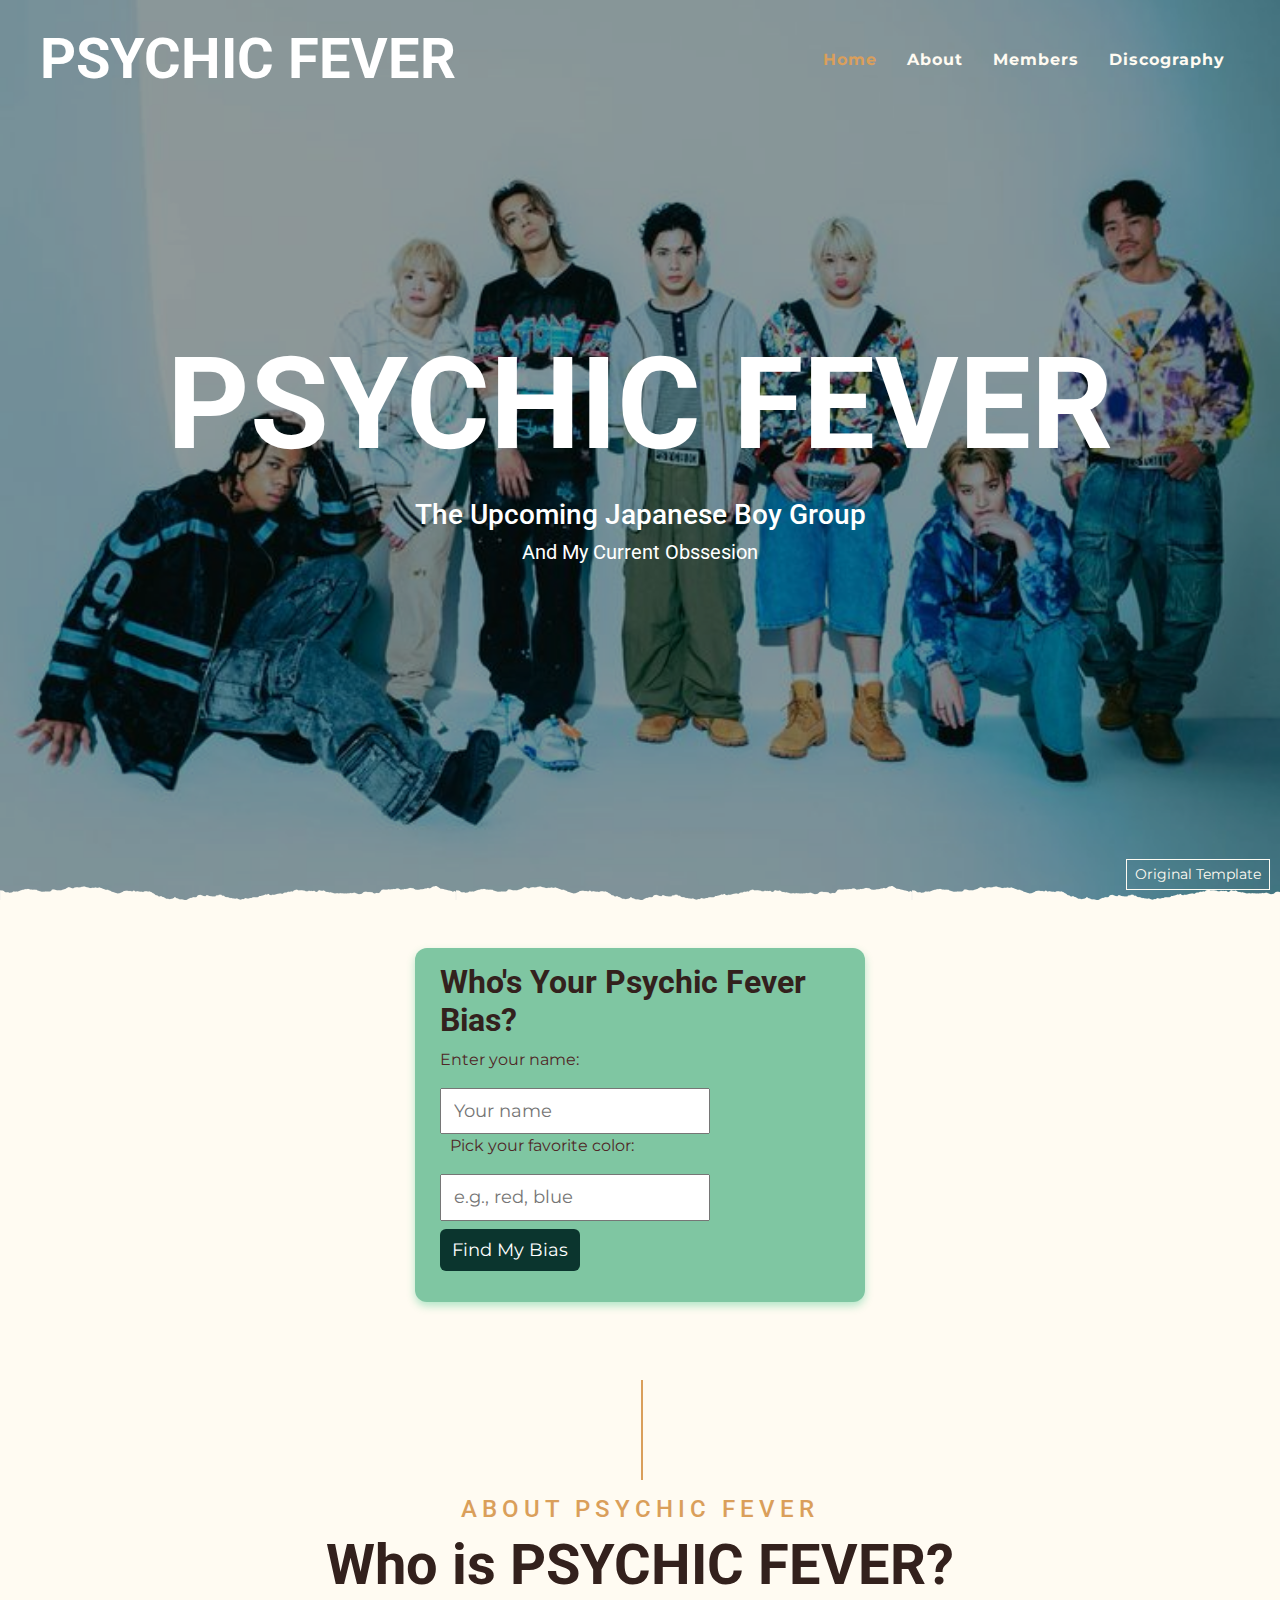
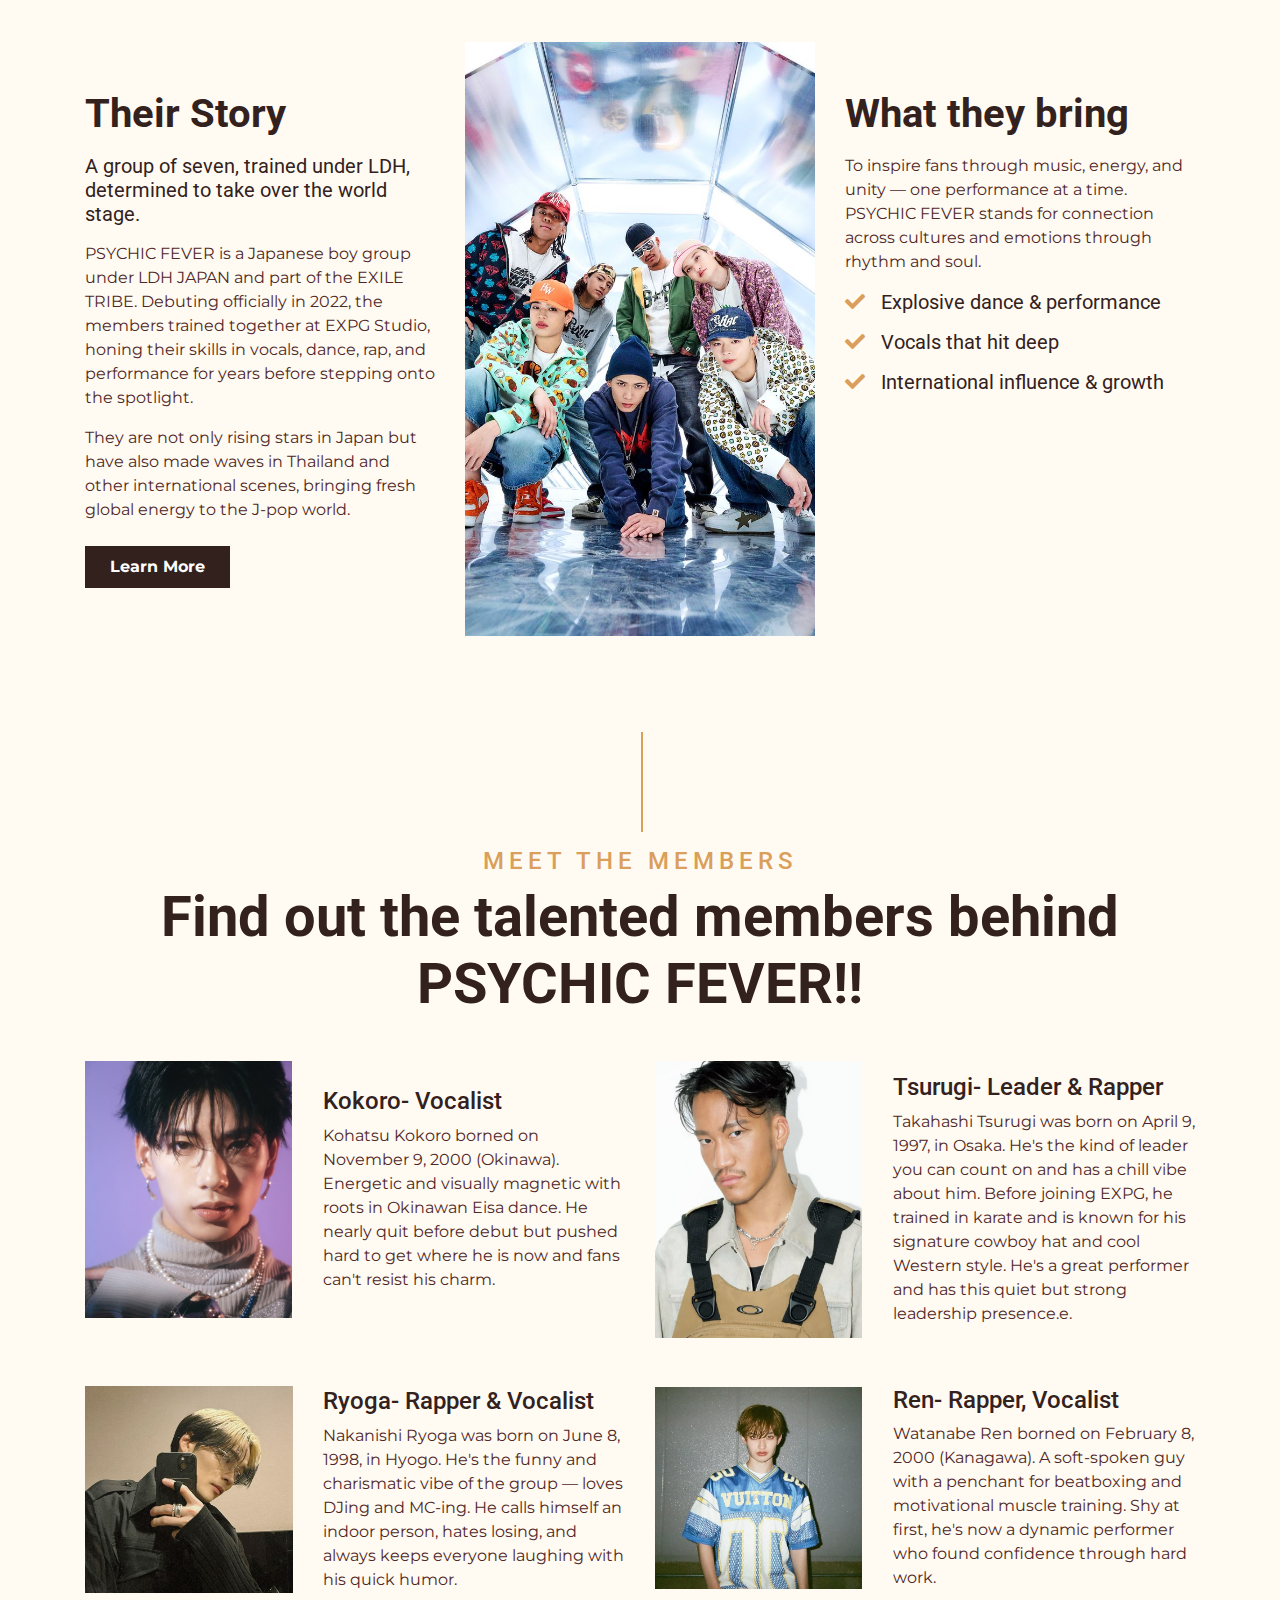
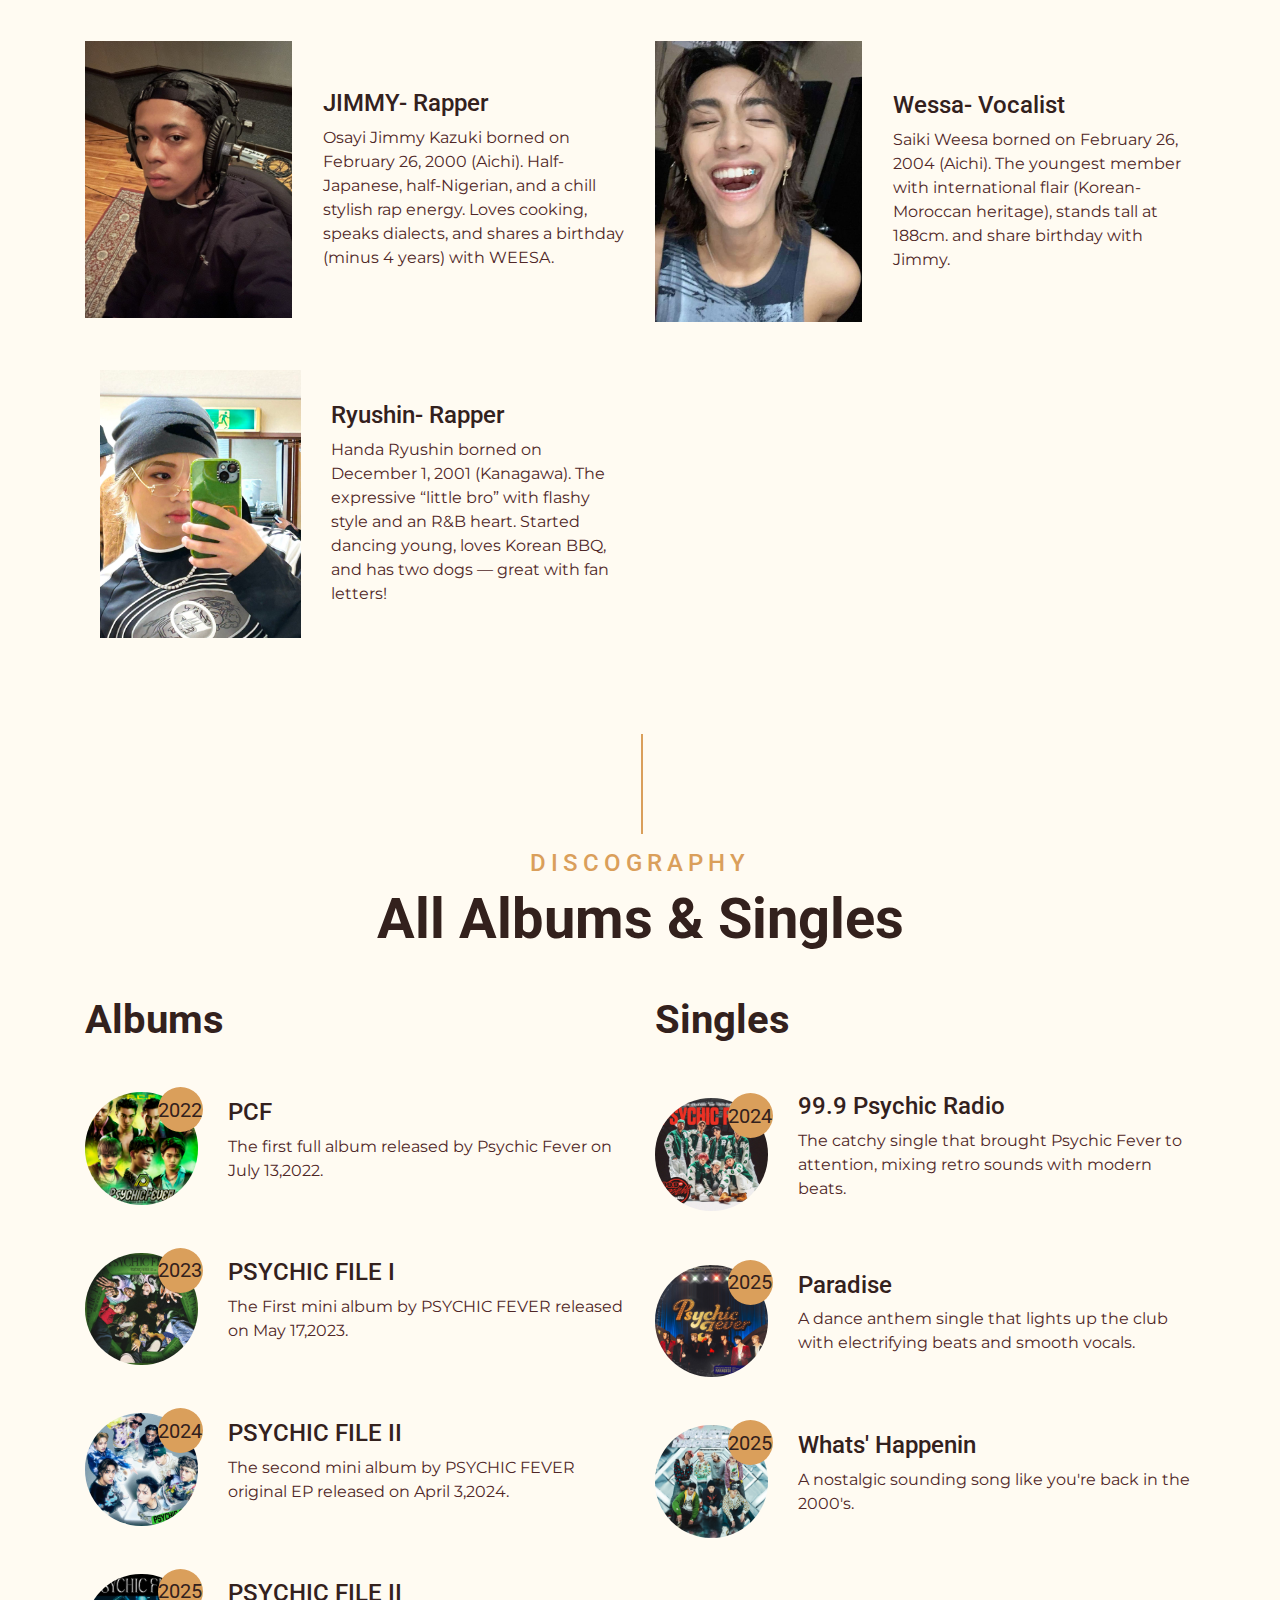
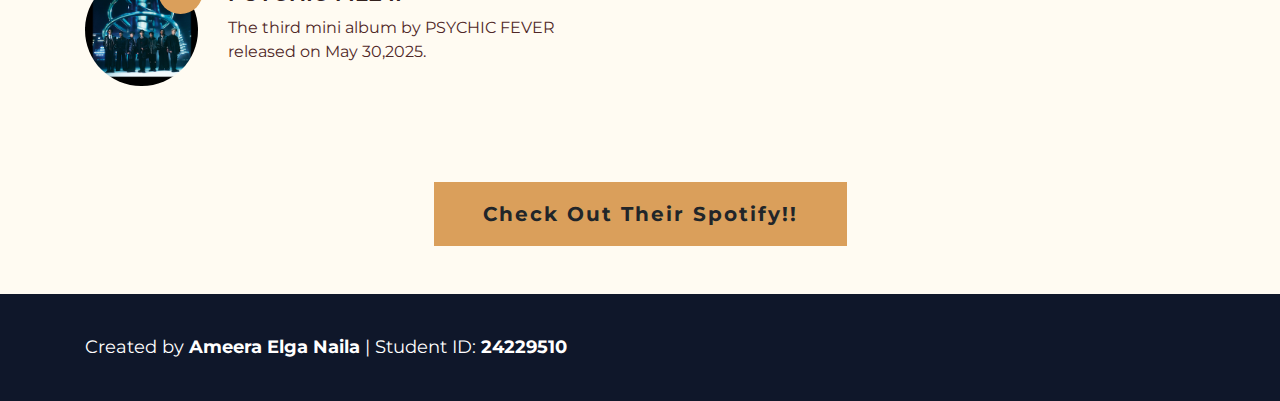
<file: index.html>
<!DOCTYPE html>
<html lang="en">
<head>
    <meta charset="utf-8">
    <title>PSYCHIC FEVER</title>
    <meta content="width=device-width, initial-scale=1.0" name="viewport">
    <meta content="Free Website Template" name="keywords">
    <meta content="Free Website Template" name="description">

    <!-- Favicon -->
    <link href="img/favicon.ico" rel="icon">

    <!-- Google Font -->
    <link rel="preconnect" href="https://fonts.gstatic.com">
    <link href="https://fonts.googleapis.com/css2?family=Montserrat:wght@200;400&family=Roboto:wght@400;500;700&display=swap" rel="stylesheet"> 

    <!-- Font Awesome -->
    <link href="https://cdnjs.cloudflare.com/ajax/libs/font-awesome/5.10.0/css/all.min.css" rel="stylesheet">

    <!-- Libraries Stylesheet -->
    <link href="lib/owlcarousel/assets/owl.carousel.min.css" rel="stylesheet">
    <link href="lib/tempusdominus/css/tempusdominus-bootstrap-4.min.css" rel="stylesheet" />

    <!-- Customized Bootstrap Stylesheet -->
    <link href="css/style.min.css" rel="stylesheet">
    <link href="css/style.css" rel="stylesheet">
</head>

<body>
    <!-- Navbar Start -->
    <div class="container-fluid p-0 nav-bar">
        <nav class="navbar navbar-expand-lg bg-none navbar-dark py-3">
            <a href="index.html" class="navbar-brand px-lg-4 m-0">
                <h1 class="m-0 display-4 text-uppercase text-white">PSYCHIC FEVER</h1>
            </a>
            <button type="button" class="navbar-toggler" data-toggle="collapse" data-target="#navbarCollapse">
                <span class="navbar-toggler-icon"></span>
            </button>
            <div class="collapse navbar-collapse justify-content-between" id="navbarCollapse">
                <div class="navbar-nav ml-auto p-4">
                    <a href="index.html" class="nav-item nav-link active">Home</a>
                    <a href="about.html" class="nav-item nav-link">About</a>
                    <a href="service.html" class="nav-item nav-link">Members</a>
                    <a href="menu.html" class="nav-item nav-link">Discography</a>
                </div>
            </div>
        </nav>
    </div>
    <!-- Navbar End -->

    <!-- Header Start -->
<div class="container-fluid p-0 mb-5">
    <div class="position-relative overlay-bottom"
         style="background: url('img/PSYCHICFEVERHOME1.jpg') center center / cover no-repeat; min-height: 100vh;">
        <div class="d-flex flex-column align-items-center justify-content-center text-center"
             style="background-color: rgba(0, 0, 0, 0.4); min-height: 100vh;">
            <h1 class="display-1 text-white text-uppercase mb-3">PSYCHIC FEVER</h1>
            <h3 class="text-white text-capitalize">The upcoming Japanese boy group</h3>
            <h5 class="text-white text text-capitalize"> and my current obssesion </h5>
        </div>
    </div>
</div>
    <!-- Header End -->

<!-- what i add -->
<div class="bias-quiz-container">
  <h2>Who's Your Psychic Fever Bias?</h2>
  <label for="userName">Enter your name:</label>
  <input type="text" id="userName" placeholder="Your name">

  <label for="favColor" style="margin-left: 10px;">Pick your favorite color:</label>
  <input type="text" id="favColor" placeholder="e.g., red, blue">

  <button onclick="findBias()">Find My Bias</button>
  <p id="biasResult" style="margin-top: 10px; font-weight: bold;"></p>
</div>

    <!-- About Start -->
    <div class="container-fluid py-5">
        <div class="container">
            <div class="section-title">
                <h4 class="text-primary text-uppercase" style="letter-spacing: 5px;">About Psychic Fever</h4>
                <h1 class="display-4">Who is PSYCHIC FEVER?</h1>
            </div>
            <div class="row">
                <div class="col-lg-4 py-0 py-lg-5">
                    <h1 class="mb-3">Their Story</h1>
                    <h5 class="mb-3">A group of seven, trained under LDH, determined to take over the world stage.</h5>
                    <p>PSYCHIC FEVER is a Japanese boy group under LDH JAPAN and part of the EXILE TRIBE. Debuting officially in 2022, the members trained together at EXPG Studio, honing their skills in vocals, dance, rap, and performance for years before stepping onto the spotlight.</p>
                    <p>They are not only rising stars in Japan but have also made waves in Thailand and other international scenes, bringing fresh global energy to the J-pop world.</p>
                    <a href="https://www.ldh.co.jp/management/psychic_fever/" target="_blank" class="btn btn-secondary font-weight-bold py-2 px-4 mt-2"> Learn More
                    </a>
                </div>
                <div class="col-lg-4 py-5 py-lg-0" style="min-height: 500px;">
                    <div class="position-relative h-100">
                        <img class="position-absolute w-100 h-100" src="img/PSYCHIC FEVER ABOUT.jpg" style="object-fit: cover;">
                    </div>
                </div>
                <div class="col-lg-4 py-0 py-lg-5">
                    <h1 class="mb-3">What they bring</h1>
                     <p>To inspire fans through music, energy, and unity — one performance at a time. PSYCHIC FEVER stands for connection across cultures and emotions through rhythm and soul.</p>
                <h5 class="mb-3"><i class="fa fa-check text-primary mr-3"></i>Explosive dance & performance</h5>
                <h5 class="mb-3"><i class="fa fa-check text-primary mr-3"></i>Vocals that hit deep</h5>
                <h5 class="mb-3"><i class="fa fa-check text-primary mr-3"></i>International influence & growth</h5>
                </div>
            </div>
        </div>
    </div>
    <!-- About End -->


    <!-- Service Start -->
    <div class="container-fluid pt-5">
        <div class="container">
            <div class="section-title">
                <h4 class="text-primary text-uppercase" style="letter-spacing: 5px;">Meet the Members</h4>
                <h1 class="display-4">Find out the talented members behind PSYCHIC FEVER!!</h1>
            </div>
            <div class="row">
                <div class="col-lg-6 mb-5">
                    <div class="row align-items-center">
                        <div class="col-sm-5">
                            <img class="img-fluid mb-3 mb-sm-0" src="img/KOKORO.jpg" alt="">
                        </div>
                        <div class="col-sm-7">
                            <h4>Kokoro- Vocalist</h4>
                            <p class="m-0">Kohatsu Kokoro borned on November 9, 2000 (Okinawa). Energetic and visually magnetic with roots
                                 in Okinawan Eisa dance. He nearly quit before debut but pushed hard to get where he is now and fans can't resist his charm. </p>
                        </div>
                    </div>
                </div>
                <div class="col-lg-6 mb-5">
                    <div class="row align-items-center">
                        <div class="col-sm-5">
                            <img class="img-fluid mb-3 mb-sm-0" src="img/TSURUGI.jpg" alt="">
                        </div>
                        <div class="col-sm-7">
                            <h4>Tsurugi- Leader & Rapper</h4>
                            <p class="m-0">Takahashi Tsurugi was born on April 9, 1997, in Osaka. He's the kind of leader you can count on 
                                and has a chill vibe about him. Before joining EXPG, he trained in karate and is known for his signature cowboy 
                                hat and cool Western style. He's a great performer and has this quiet but strong leadership presence.e.</p>
                        </div>
                    </div>
                </div>
                <div class="col-lg-6 mb-5">
                    <div class="row align-items-center">
                        <div class="col-sm-5">
                            <img class="img-fluid mb-3 mb-sm-0" src="img/RYOGA.jpg" alt="">
                        </div>
                        <div class="col-sm-7">
                            <h4>Ryoga- Rapper & Vocalist</h4>
                            <p class="m-0">Nakanishi Ryoga was born on June 8, 1998, in Hyogo. He's the funny and charismatic vibe 
                                of the group — loves DJing and MC-ing. He calls himself an indoor person, hates losing, and always
                                keeps everyone laughing with his quick humor.</p>
                        </div>
                    </div>
                </div>
                <div class="col-lg-6 mb-5">
                    <div class="row align-items-center">
                        <div class="col-sm-5">
                            <img class="img-fluid mb-3 mb-sm-0" src="img/REN.jpg" alt="">
                        </div>
                        <div class="col-sm-7">
                            <h4>Ren- Rapper, Vocalist</h4>
                            <p class="m-0">Watanabe Ren borned on February 8, 2000 (Kanagawa). A soft-spoken guy with a penchant for beatboxing and 
                                motivational muscle training. Shy at first, he's now a dynamic performer who found confidence through hard work.</p>
                        </div>
                    </div>
                </div>
                    <div class="col-lg-6 mb-5">
                    <div class="row align-items-center">
                        <div class="col-sm-5">
                            <img class="img-fluid mb-3 mb-sm-0" src="img/JIMMY.jpg" alt="">
                        </div>
                        <div class="col-sm-7">
                            <h4>JIMMY- Rapper</h4>
                            <p class="m-0">Osayi Jimmy Kazuki borned on February 26, 2000 (Aichi). Half-Japanese, half-Nigerian, and a chill stylish rap energy.
                                 Loves cooking, speaks dialects, and shares a birthday (minus 4 years) with WEESA.</p>
                        </div>
                    </div>
                </div>
                                <div class="col-lg-6 mb-5">
                    <div class="row align-items-center">
                        <div class="col-sm-5">
                            <img class="img-fluid mb-3 mb-sm-0" src="img/WEESA.jpg" alt="">
                        </div>
                        <div class="col-sm-7">
                            <h4>Wessa- Vocalist</h4>
                            <p class="m-0">Saiki Weesa borned on February 26, 2004 (Aichi). The youngest member with international flair (Korean-Moroccan heritage), stands tall at 188cm. 
                                and share birthday with Jimmy.</p>
                        </div>
                    </div>
                                    </div>
                
                </div>
                <div class="col-lg-6 mb-5">
                    <div class="row align-items-center">
                        <div class="col-sm-5">
                            <img class="img-fluid mb-3 mb-sm-0" src="img/RYUSHIN.jpg" alt="">
                        </div>
                        <div class="col-sm-7">
                            <h4>Ryushin- Rapper</h4>
                            <p class="m-0">Handa Ryushin borned on December 1, 2001 (Kanagawa).  The expressive “little bro” with flashy style and an R&B heart. 
                                Started dancing young, loves Korean BBQ, and has two dogs — great with fan letters!</p>
                        </div>
                    </div>
            </div>
        </div>
    </div>
    <!-- Service End -->




<!-- Discography Start -->
<div class="container-fluid pt-5">
    <div class="container">
        <div class="section-title">
            <h4 class="text-primary text-uppercase" style="letter-spacing: 5px;">Discography</h4>
            <h1 class="display-4">All Albums & Singles</h1>
        </div>
        <div class="row">
            <div class="col-lg-6">
                <h1 class="mb-5">Albums</h1>
                
                <!-- Album 1 -->
                <div class="row align-items-center mb-5">
                    <div class="col-4 col-sm-3">
                        <img class="w-100 rounded-circle mb-3 mb-sm-0" src="img/PCFALBUM.jpg" alt="Album 1 Cover">
                        <h5 class="menu-price">2022</h5>
                    </div>
                    <div class="col-8 col-sm-9">
                        <h4>PCF</h4>
                        <p>The first full album released by Psychic Fever on July 13,2022.</p>
                    </div>
                </div>

                <!-- Album 2 -->
                <div class="row align-items-center mb-5">
                    <div class="col-4 col-sm-3">
                        <img class="w-100 rounded-circle mb-3 mb-sm-0" src="img/psychicfeverIalbum.jpg" alt="Album 2 Cover">
                        <h5 class="menu-price">2023</h5>
                    </div>
                    <div class="col-8 col-sm-9">
                        <h4>PSYCHIC FILE I</h4>
                        <p>The First mini album by PSYCHIC FEVER released on May 17,2023.</p>
                    </div>
                </div>

                <div class="row align-items-center mb-5">
                    <div class="col-4 col-sm-3">
                        <img class="w-100 rounded-circle mb-3 mb-sm-0" src="img/psychicfeverIIalbum.jpg" alt="Album 2 Cover">
                        <h5 class="menu-price">2024</h5>
                    </div>
                    <div class="col-8 col-sm-9">
                        <h4>PSYCHIC FILE II</h4>
                        <p>The second mini album by PSYCHIC FEVER original EP released on April 3,2024.</p>
                    </div>
                </div>

                <div class="row align-items-center mb-5">
                    <div class="col-4 col-sm-3">
                        <img class="w-100 rounded-circle mb-3 mb-sm-0" src="img/psychicfeverIIIalbum.jpg" alt="Album 2 Cover">
                        <h5 class="menu-price">2025</h5>
                    </div>
                    <div class="col-8 col-sm-9">
                        <h4>PSYCHIC FILE II</h4>
                        <p>The third mini album by PSYCHIC FEVER released on May 30,2025.</p>
                    </div>
                </div>
            </div>

            <div class="col-lg-6">
                <h1 class="mb-5">Singles</h1>
                
                <!-- Single 1 -->
                <div class="row align-items-center mb-5">
                    <div class="col-4 col-sm-3">
                        <img class="w-100 rounded-circle mb-3 mb-sm-0" src="img/psychicradio.jpg" alt="Single 1 Cover">
                        <h5 class="menu-price">2024</h5>
                    </div>
                    <div class="col-8 col-sm-9">
                        <h4>99.9 Psychic Radio</h4>
                        <p>The catchy single that brought Psychic Fever to attention, mixing retro sounds with modern beats.</p>
                    </div>
                </div>

                <!-- Single 2 -->
                <div class="row align-items-center mb-5">
                    <div class="col-4 col-sm-3">
                        <img class="w-100 rounded-circle mb-3 mb-sm-0" src="img/paradisepsychic.jpg" alt="Single 2 Cover">
                        <h5 class="menu-price">2025</h5>
                    </div>
                    <div class="col-8 col-sm-9">
                        <h4>Paradise</h4>
                        <p>A dance anthem single that lights up the club with electrifying beats and smooth vocals.</p>
                    </div>

                </div>
                                <div class="row align-items-center mb-5">
                    <div class="col-4 col-sm-3">
                        <img class="w-100 rounded-circle mb-3 mb-sm-0" src="img/WHATSHAPPENIN.jpg" alt="Single 2 Cover">
                        <h5 class="menu-price">2025</h5>
                    </div>
                    <div class="col-8 col-sm-9">
                        <h4>Whats' Happenin</h4>
                        <p>A nostalgic sounding song like you're back in the 2000's.</p>
                    </div>
                </div>
            </div>
        </div>
    </div>
</div>    
<!-- Menu End -->

<!-- Spotify Button Start -->
<div class="container text-center my-5">
  <a href="https://open.spotify.com/artist/0PgE39BqM3dTVk5lyttaBb?si=mzyVRQ4sTLOUXJJ1Q00W7g" target="_blank" 
     class="btn btn-primary btn-lg px-5 py-3" style="font-weight: 700; letter-spacing: 2px;">
    Check Out Their Spotify!!
  </a>
</div>
<!-- Spotify Button End -->




    <!-- Footer Start -->
<footer style="background-color: #0f172a; color: #ffffff; padding: 40px 0;">
  <div class="container">
    <p style="margin: 0; font-size: 18px;">
      Created by <strong>Ameera Elga Naila</strong> | Student ID: <strong>24229510</strong> 
    </p>
     <a href="https://themewagon.github.io/Koppee/" target="_blank" 
       class="btn btn-outline-light btn-sm position-absolute" 
       style="right: 0; bottom: 0; margin: 10px;">
      Original Template
    </a>
  </div>
</footer>   
 <!-- Footer End -->


    <!-- Back to Top -->
    <a href="#" class="btn btn-lg btn-primary btn-lg-square back-to-top"><i class="fa fa-angle-double-up"></i></a>


    <!-- JavaScript Libraries -->
    <script src="https://code.jquery.com/jquery-3.4.1.min.js"></script>
    <script src="https://stackpath.bootstrapcdn.com/bootstrap/4.4.1/js/bootstrap.bundle.min.js"></script>
    <script src="lib/easing/easing.min.js"></script>
    <script src="lib/waypoints/waypoints.min.js"></script>
    <script src="lib/owlcarousel/owl.carousel.min.js"></script>
    <script src="lib/tempusdominus/js/moment.min.js"></script>
    <script src="lib/tempusdominus/js/moment-timezone.min.js"></script>
    <script src="lib/tempusdominus/js/tempusdominus-bootstrap-4.min.js"></script>

    <!-- Contact Javascript File -->
    <script src="mail/jqBootstrapValidation.min.js"></script>
    <script src="mail/contact.js"></script>

    <!-- Template Javascript -->
    <script src="js/main.js"></script>
</body>

</html>
</file>
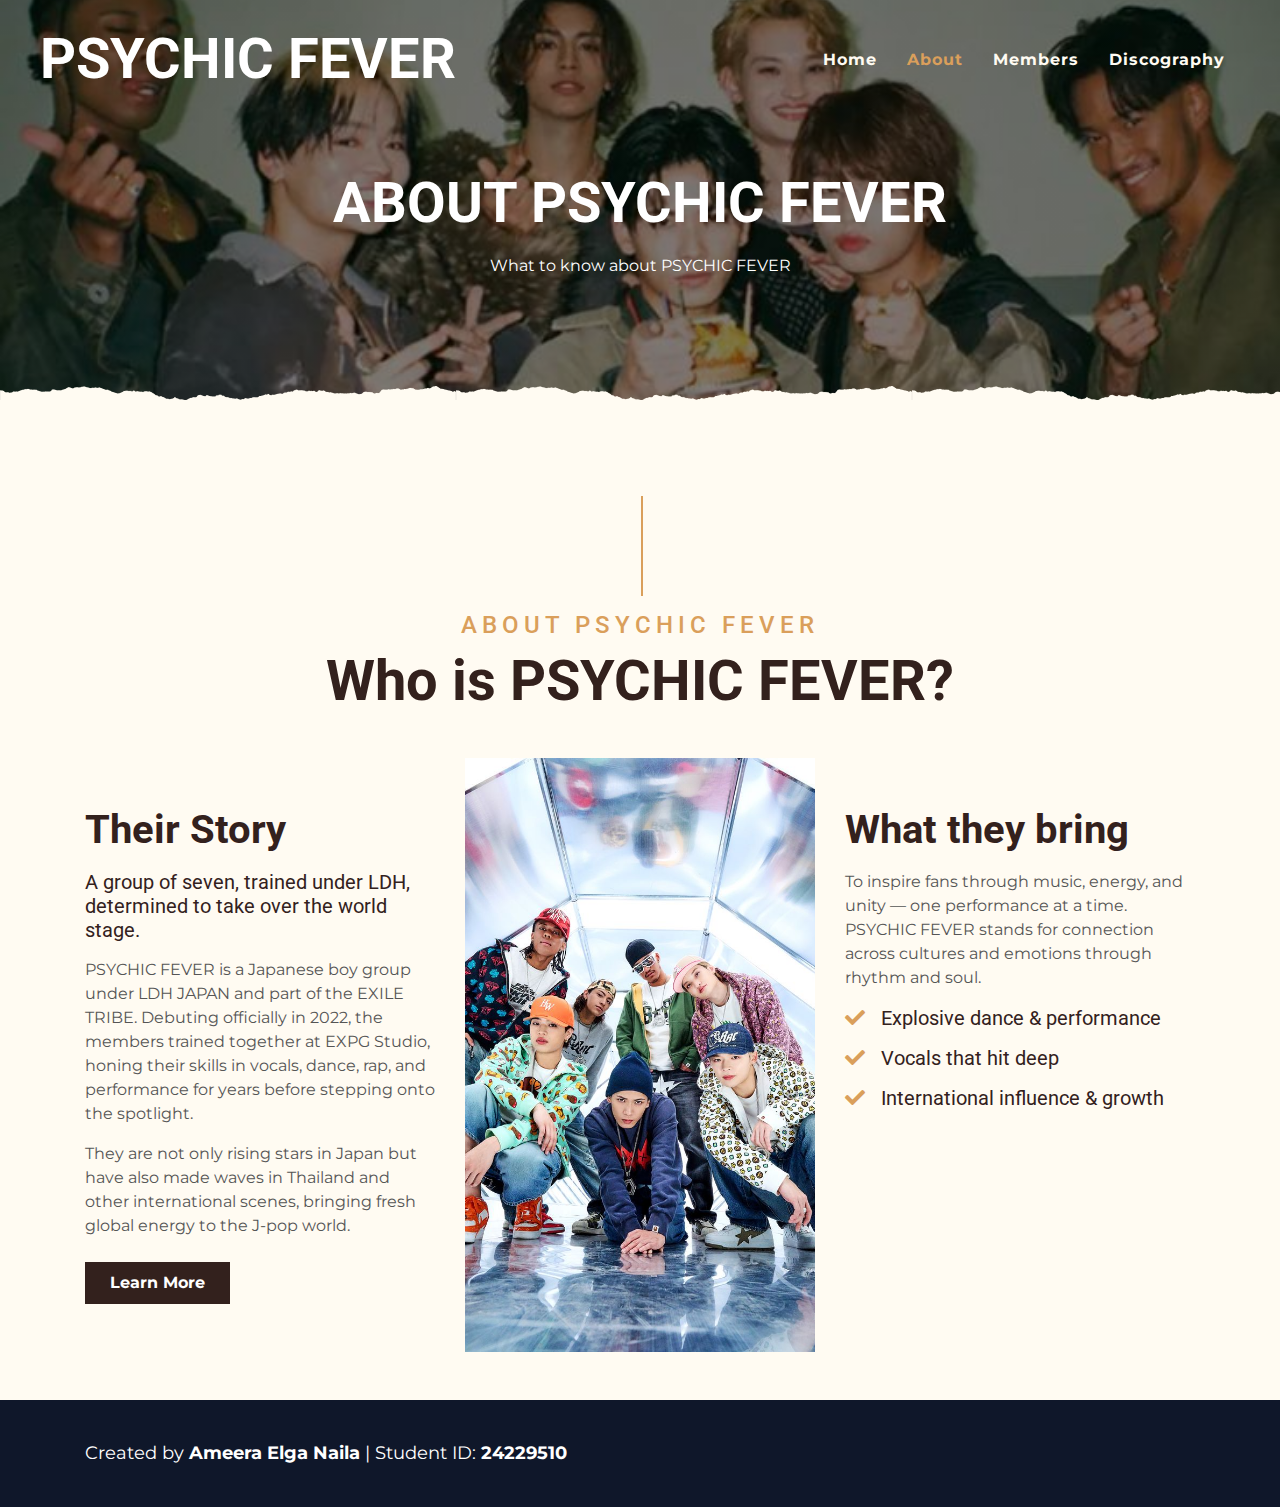
<file: about.html>
<!DOCTYPE html>
<html lang="en">

<head>
    <meta charset="utf-8">
    <title>PSYCHIC FEVER</title>
    <meta content="width=device-width, initial-scale=1.0" name="viewport">
    <meta content="Free Website Template" name="keywords">
    <meta content="Free Website Template" name="description">

    <!-- Favicon -->
    <link href="img/favicon.ico" rel="icon">

    <!-- Google Font -->
    <link rel="preconnect" href="https://fonts.gstatic.com">
    <link href="https://fonts.googleapis.com/css2?family=Montserrat:wght@200;400&family=Roboto:wght@400;500;700&display=swap" rel="stylesheet"> 

    <!-- Font Awesome -->
    <link href="https://cdnjs.cloudflare.com/ajax/libs/font-awesome/5.10.0/css/all.min.css" rel="stylesheet">

    <!-- Libraries Stylesheet -->
    <link href="lib/owlcarousel/assets/owl.carousel.min.css" rel="stylesheet">
    <link href="lib/tempusdominus/css/tempusdominus-bootstrap-4.min.css" rel="stylesheet" />

    <!-- Customized Bootstrap Stylesheet -->
    <link href="css/style.min.css" rel="stylesheet">
</head>

<body>
    <!-- Navbar Start -->
    <div class="container-fluid p-0 nav-bar">
        <nav class="navbar navbar-expand-lg bg-none navbar-dark py-3">
            <a href="index.html" class="navbar-brand px-lg-4 m-0">
                <h1 class="m-0 display-4 text-uppercase text-white">PSYCHIC FEVER</h1>
            </a>
            <button type="button" class="navbar-toggler" data-toggle="collapse" data-target="#navbarCollapse">
                <span class="navbar-toggler-icon"></span>
            </button>
            <div class="collapse navbar-collapse justify-content-between" id="navbarCollapse">
                <div class="navbar-nav ml-auto p-4">
                    <a href="index.html" class="nav-item nav-link">Home</a>
                    <a href="about.html" class="nav-item nav-link active">About</a>
                    <a href="service.html" class="nav-item nav-link">Members</a>
                    <a href="menu.html" class="nav-item nav-link">Discography</a>
                </div>
            </div>
        </nav>
    </div>
    <!-- Navbar End -->


    <!-- Page Header Start -->
<div class="container-fluid page-header mb-5 position-relative overlay-bottom"
     style="background: linear-gradient(rgba(0, 0, 0, 0.5), rgba(0,0,0,0.5)), url('img/psychicfeverabout.jpg') center center / cover no-repeat;">
    <div class="d-flex flex-column align-items-center justify-content-center pt-0 pt-lg-5"
         style="min-height: 400px">
        <h1 class="display-4 mb-3 mt-0 mt-lg-5 text-white text-uppercase">About PSYCHIC FEVER</h1>
        <div class="d-inline-flex mb-lg-5">
            <p class="m-0 text-white">What to know about PSYCHIC FEVER</p>
        </div>
    </div>
</div>
    <!-- Page Header End -->


    <!-- About Start -->
    <div class="container-fluid py-5">
        <div class="container">
            <div class="section-title">
                <h4 class="text-primary text-uppercase" style="letter-spacing: 5px;">About Psychic Fever</h4>
                <h1 class="display-4">Who is PSYCHIC FEVER?</h1>
            </div>
            <div class="row">
                <div class="col-lg-4 py-0 py-lg-5">
                    <h1 class="mb-3">Their Story</h1>
                    <h5 class="mb-3">A group of seven, trained under LDH, determined to take over the world stage.</h5>
                    <p>PSYCHIC FEVER is a Japanese boy group under LDH JAPAN and part of the EXILE TRIBE. Debuting officially in 2022, the members trained together at EXPG Studio, honing their skills in vocals, dance, rap, and performance for years before stepping onto the spotlight.</p>
                    <p>They are not only rising stars in Japan but have also made waves in Thailand and other international scenes, bringing fresh global energy to the J-pop world.</p>
                    <a href="https://www.ldh.co.jp/management/psychic_fever/" target="_blank" class="btn btn-secondary font-weight-bold py-2 px-4 mt-2"> Learn More
                    </a>
                </div>
                <div class="col-lg-4 py-5 py-lg-0" style="min-height: 500px;">
                    <div class="position-relative h-100">
                        <img class="position-absolute w-100 h-100" src="img/PSYCHIC FEVER ABOUT.jpg" style="object-fit: cover;">
                    </div>
                </div>
                <div class="col-lg-4 py-0 py-lg-5">
                    <h1 class="mb-3">What they bring</h1>
                     <p>To inspire fans through music, energy, and unity — one performance at a time. PSYCHIC FEVER stands for connection across cultures and emotions through rhythm and soul.</p>
                <h5 class="mb-3"><i class="fa fa-check text-primary mr-3"></i>Explosive dance & performance</h5>
                <h5 class="mb-3"><i class="fa fa-check text-primary mr-3"></i>Vocals that hit deep</h5>
                <h5 class="mb-3"><i class="fa fa-check text-primary mr-3"></i>International influence & growth</h5>
                </div>
            </div>
        </div>
    </div>
    <!-- About End -->


    <!-- Footer Start -->
<footer style="background-color: #0f172a; color: #ffffff; padding: 40px 0;">
  <div class="container">
    <p style="margin: 0; font-size: 18px;">
      Created by <strong>Ameera Elga Naila</strong> | Student ID: <strong>24229510</strong> 
    </p>
  </div>
</footer>   
 <!-- Footer End -->

    <!-- Back to Top -->
    <a href="#" class="btn btn-lg btn-primary btn-lg-square back-to-top"><i class="fa fa-angle-double-up"></i></a>


    <!-- JavaScript Libraries -->
    <script src="https://code.jquery.com/jquery-3.4.1.min.js"></script>
    <script src="https://stackpath.bootstrapcdn.com/bootstrap/4.4.1/js/bootstrap.bundle.min.js"></script>
    <script src="lib/easing/easing.min.js"></script>
    <script src="lib/waypoints/waypoints.min.js"></script>
    <script src="lib/owlcarousel/owl.carousel.min.js"></script>
    <script src="lib/tempusdominus/js/moment.min.js"></script>
    <script src="lib/tempusdominus/js/moment-timezone.min.js"></script>
    <script src="lib/tempusdominus/js/tempusdominus-bootstrap-4.min.js"></script>

    <!-- Contact Javascript File -->
    <script src="mail/jqBootstrapValidation.min.js"></script>
    <script src="mail/contact.js"></script>

    <!-- Template Javascript -->
    <script src="js/main.js"></script>
</body>

</html>
</file>
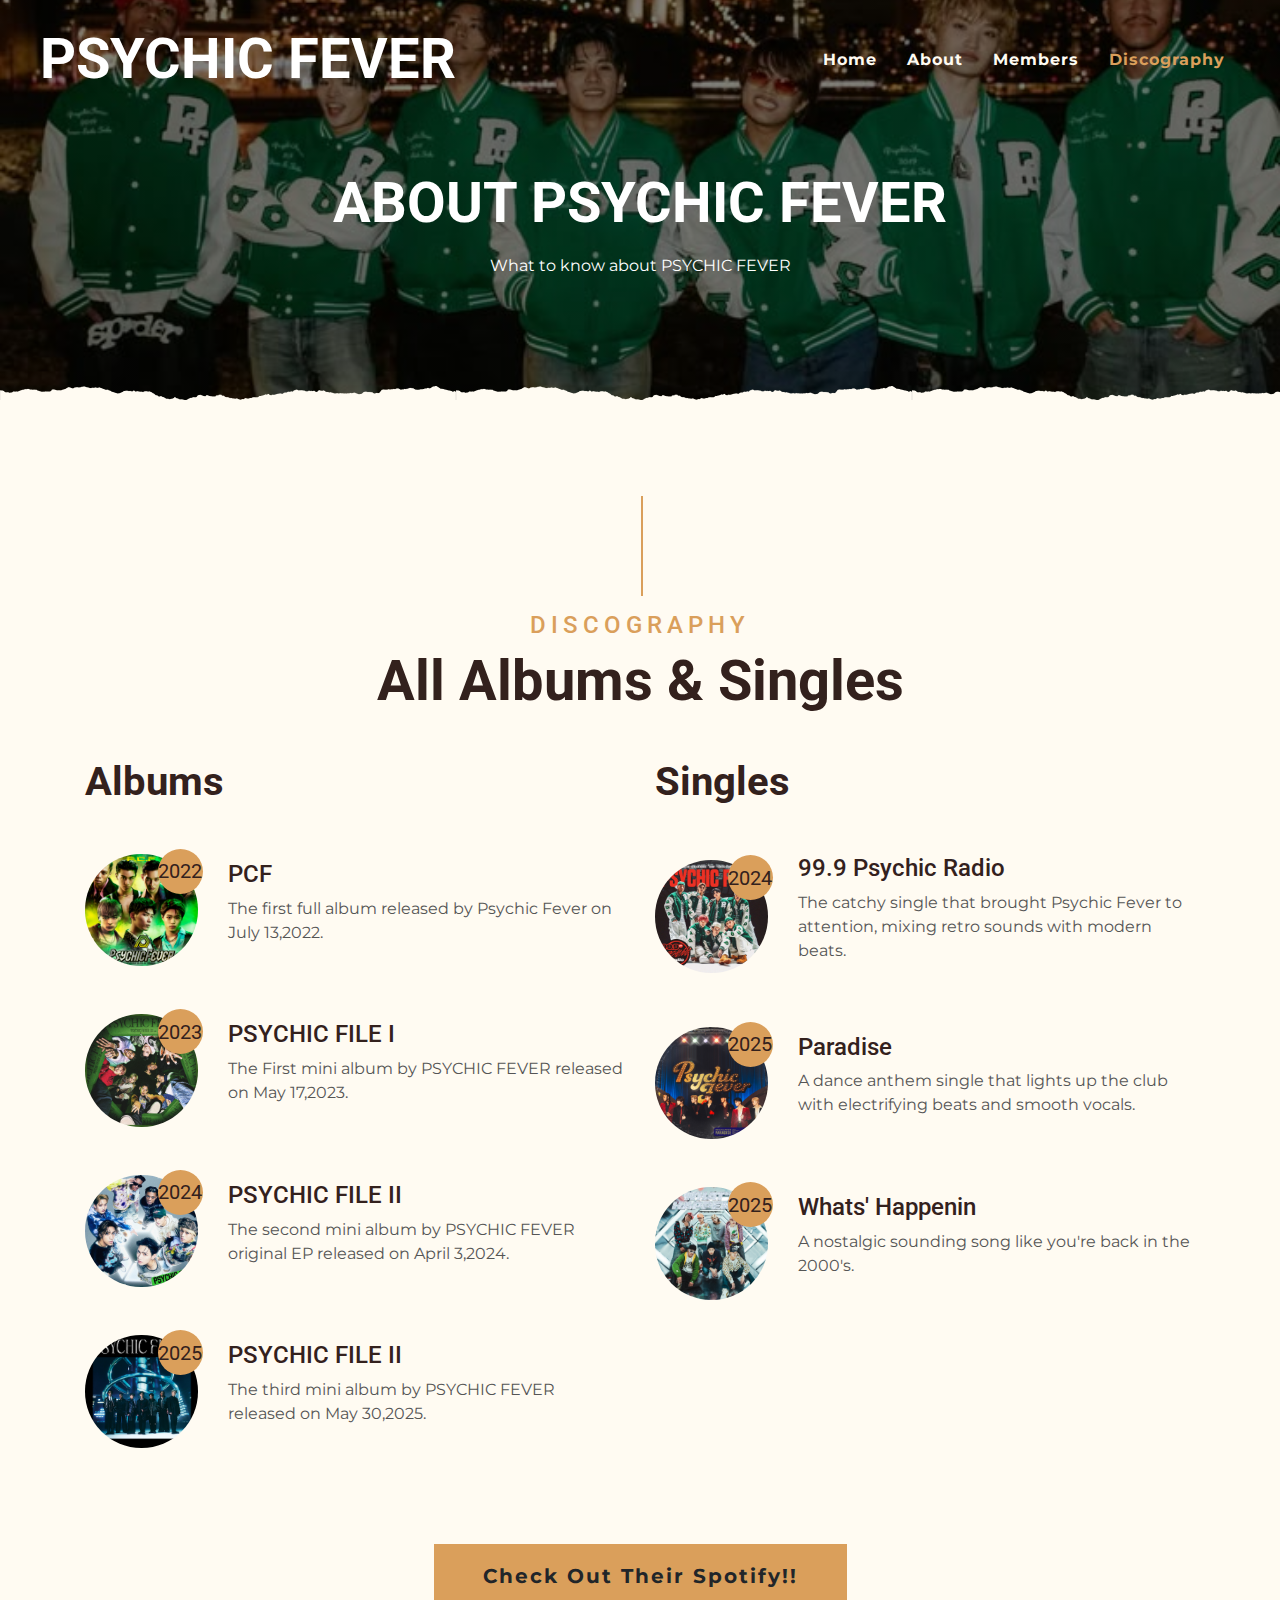
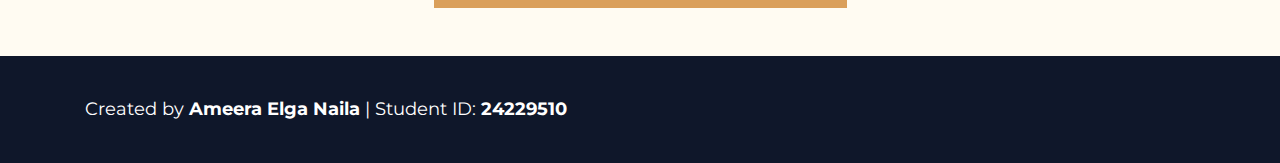
<file: menu.html>
<!DOCTYPE html>
<html lang="en">

<head>
    <meta charset="utf-8">
    <title>PSYCHIC FEVER</title>
    <meta content="width=device-width, initial-scale=1.0" name="viewport">
    <meta content="Free Website Template" name="keywords">
    <meta content="Free Website Template" name="description">

    <!-- Favicon -->
    <link href="img/favicon.ico" rel="icon">

    <!-- Google Font -->
    <link rel="preconnect" href="https://fonts.gstatic.com">
    <link href="https://fonts.googleapis.com/css2?family=Montserrat:wght@200;400&family=Roboto:wght@400;500;700&display=swap" rel="stylesheet"> 

    <!-- Font Awesome -->
    <link href="https://cdnjs.cloudflare.com/ajax/libs/font-awesome/5.10.0/css/all.min.css" rel="stylesheet">

    <!-- Libraries Stylesheet -->
    <link href="lib/owlcarousel/assets/owl.carousel.min.css" rel="stylesheet">
    <link href="lib/tempusdominus/css/tempusdominus-bootstrap-4.min.css" rel="stylesheet" />

    <!-- Customized Bootstrap Stylesheet -->
    <link href="css/style.min.css" rel="stylesheet">
</head>

<body>
    <!-- Navbar Start -->
    <div class="container-fluid p-0 nav-bar">
        <nav class="navbar navbar-expand-lg bg-none navbar-dark py-3">
            <a href="index.html" class="navbar-brand px-lg-4 m-0">
                <h1 class="m-0 display-4 text-uppercase text-white">PSYCHIC FEVER</h1>
            </a>
            <button type="button" class="navbar-toggler" data-toggle="collapse" data-target="#navbarCollapse">
                <span class="navbar-toggler-icon"></span>
            </button>
            <div class="collapse navbar-collapse justify-content-between" id="navbarCollapse">
                <div class="navbar-nav ml-auto p-4">
                    <a href="index.html" class="nav-item nav-link">Home</a>
                    <a href="about.html" class="nav-item nav-link">About</a>
                    <a href="service.html" class="nav-item nav-link">Members</a>
                    <a href="menu.html" class="nav-item nav-link active">Discography</a>
                </div>
            </div>
        </nav>
    </div>
    <!-- Navbar End -->


    <!-- Page Header Start -->
<div class="container-fluid page-header mb-5 position-relative overlay-bottom"
     style="background: linear-gradient(rgba(0, 0, 0, 0.5), rgba(0,0,0,0.5)), url('img/psychicfeverdiscography.jpg') center center / cover no-repeat;">
    <div class="d-flex flex-column align-items-center justify-content-center pt-0 pt-lg-5"
         style="min-height: 400px">
        <h1 class="display-4 mb-3 mt-0 mt-lg-5 text-white text-uppercase">About PSYCHIC FEVER</h1>
        <div class="d-inline-flex mb-lg-5">
            <p class="m-0 text-white">What to know about PSYCHIC FEVER</p>
        </div>
    </div>
</div>

<!-- Discography Start -->
<div class="container-fluid pt-5">
    <div class="container">
        <div class="section-title">
            <h4 class="text-primary text-uppercase" style="letter-spacing: 5px;">Discography</h4>
            <h1 class="display-4">All Albums & Singles</h1>
        </div>
        <div class="row">
            <div class="col-lg-6">
                <h1 class="mb-5">Albums</h1>
                
                <!-- Album 1 -->
                <div class="row align-items-center mb-5">
                    <div class="col-4 col-sm-3">
                        <img class="w-100 rounded-circle mb-3 mb-sm-0" src="img/PCFALBUM.jpg" alt="Album 1 Cover">
                        <h5 class="menu-price">2022</h5>
                    </div>
                    <div class="col-8 col-sm-9">
                        <h4>PCF</h4>
                        <p>The first full album released by Psychic Fever on July 13,2022.</p>
                    </div>
                </div>

                <!-- Album 2 -->
                <div class="row align-items-center mb-5">
                    <div class="col-4 col-sm-3">
                        <img class="w-100 rounded-circle mb-3 mb-sm-0" src="img/psychicfeverIalbum.jpg" alt="Album 2 Cover">
                        <h5 class="menu-price">2023</h5>
                    </div>
                    <div class="col-8 col-sm-9">
                        <h4>PSYCHIC FILE I</h4>
                        <p>The First mini album by PSYCHIC FEVER released on May 17,2023.</p>
                    </div>
                </div>

                <div class="row align-items-center mb-5">
                    <div class="col-4 col-sm-3">
                        <img class="w-100 rounded-circle mb-3 mb-sm-0" src="img/psychicfeverIIalbum.jpg" alt="Album 2 Cover">
                        <h5 class="menu-price">2024</h5>
                    </div>
                    <div class="col-8 col-sm-9">
                        <h4>PSYCHIC FILE II</h4>
                        <p>The second mini album by PSYCHIC FEVER original EP released on April 3,2024.</p>
                    </div>
                </div>

                <div class="row align-items-center mb-5">
                    <div class="col-4 col-sm-3">
                        <img class="w-100 rounded-circle mb-3 mb-sm-0" src="img/psychicfeverIIIalbum.jpg" alt="Album 2 Cover">
                        <h5 class="menu-price">2025</h5>
                    </div>
                    <div class="col-8 col-sm-9">
                        <h4>PSYCHIC FILE II</h4>
                        <p>The third mini album by PSYCHIC FEVER released on May 30,2025.</p>
                    </div>
                </div>
            </div>

            <div class="col-lg-6">
                <h1 class="mb-5">Singles</h1>
                
                <!-- Single 1 -->
                <div class="row align-items-center mb-5">
                    <div class="col-4 col-sm-3">
                        <img class="w-100 rounded-circle mb-3 mb-sm-0" src="img/psychicradio.jpg" alt="Single 1 Cover">
                        <h5 class="menu-price">2024</h5>
                    </div>
                    <div class="col-8 col-sm-9">
                        <h4>99.9 Psychic Radio</h4>
                        <p>The catchy single that brought Psychic Fever to attention, mixing retro sounds with modern beats.</p>
                    </div>
                </div>

                <!-- Single 2 -->
                <div class="row align-items-center mb-5">
                    <div class="col-4 col-sm-3">
                        <img class="w-100 rounded-circle mb-3 mb-sm-0" src="img/paradisepsychic.jpg" alt="Single 2 Cover">
                        <h5 class="menu-price">2025</h5>
                    </div>
                    <div class="col-8 col-sm-9">
                        <h4>Paradise</h4>
                        <p>A dance anthem single that lights up the club with electrifying beats and smooth vocals.</p>
                    </div>

                </div>
                                <div class="row align-items-center mb-5">
                    <div class="col-4 col-sm-3">
                        <img class="w-100 rounded-circle mb-3 mb-sm-0" src="img/WHATSHAPPENIN.jpg" alt="Single 2 Cover">
                        <h5 class="menu-price">2025</h5>
                    </div>
                    <div class="col-8 col-sm-9">
                        <h4>Whats' Happenin</h4>
                        <p>A nostalgic sounding song like you're back in the 2000's.</p>
                    </div>
                </div>
            </div>
        </div>
    </div>
</div>    
<!-- Menu End -->

<!-- Spotify Button Start -->
<div class="container text-center my-5">
  <a href="https://open.spotify.com/artist/0PgE39BqM3dTVk5lyttaBb?si=mzyVRQ4sTLOUXJJ1Q00W7g" target="_blank" 
     class="btn btn-primary btn-lg px-5 py-3" style="font-weight: 700; letter-spacing: 2px;">
    Check Out Their Spotify!!
  </a>
</div>
<!-- Spotify Button End -->


    <!-- Footer Start -->
<footer style="background-color: #0f172a; color: #ffffff; padding: 40px 0;">
  <div class="container">
    <p style="margin: 0; font-size: 18px;">
      Created by <strong>Ameera Elga Naila</strong> | Student ID: <strong>24229510</strong> 
    </p>
  </div>
</footer>   
 <!-- Footer End -->

    <!-- Back to Top -->
    <a href="#" class="btn btn-lg btn-primary btn-lg-square back-to-top"><i class="fa fa-angle-double-up"></i></a>


    <!-- JavaScript Libraries -->
    <script src="https://code.jquery.com/jquery-3.4.1.min.js"></script>
    <script src="https://stackpath.bootstrapcdn.com/bootstrap/4.4.1/js/bootstrap.bundle.min.js"></script>
    <script src="lib/easing/easing.min.js"></script>
    <script src="lib/waypoints/waypoints.min.js"></script>
    <script src="lib/owlcarousel/owl.carousel.min.js"></script>
    <script src="lib/tempusdominus/js/moment.min.js"></script>
    <script src="lib/tempusdominus/js/moment-timezone.min.js"></script>
    <script src="lib/tempusdominus/js/tempusdominus-bootstrap-4.min.js"></script>

    <!-- Contact Javascript File -->
    <script src="mail/jqBootstrapValidation.min.js"></script>
    <script src="mail/contact.js"></script>

    <!-- Template Javascript -->
    <script src="js/main.js"></script>
</body>

</html>
</file>
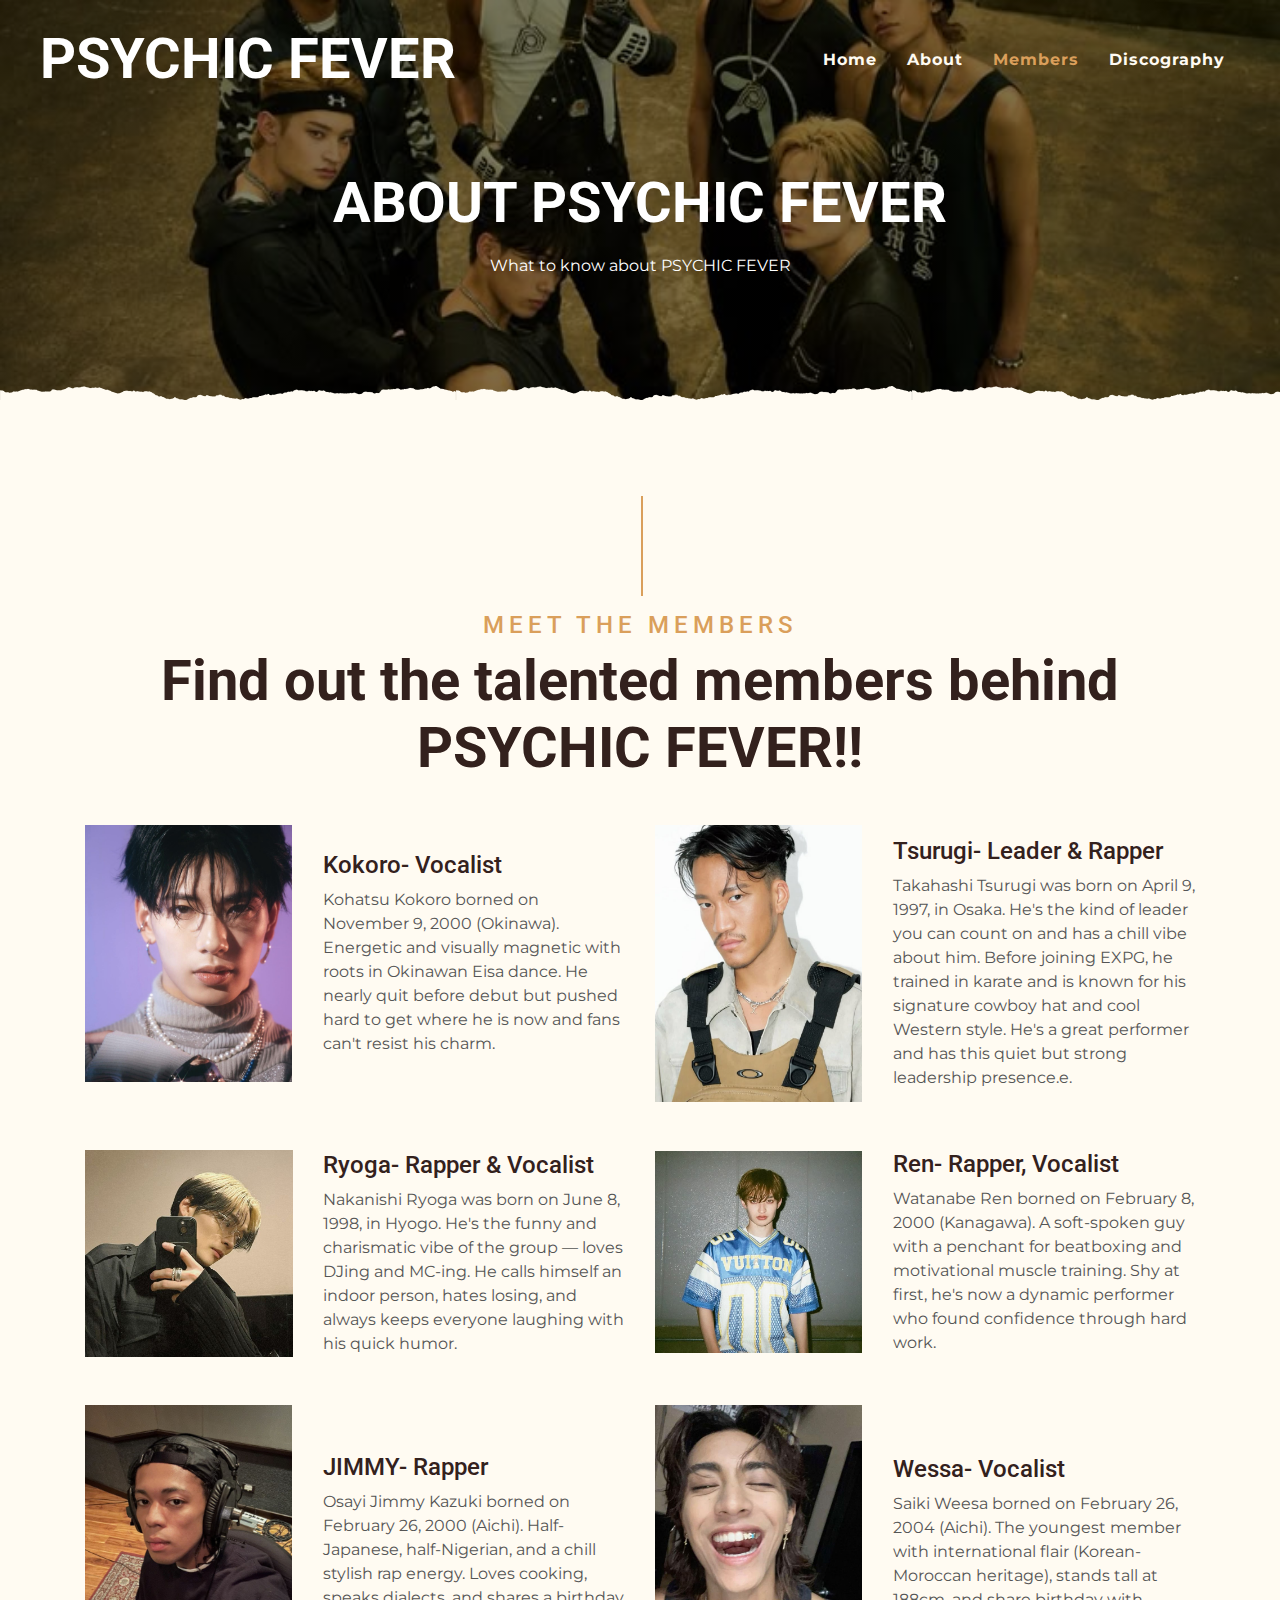
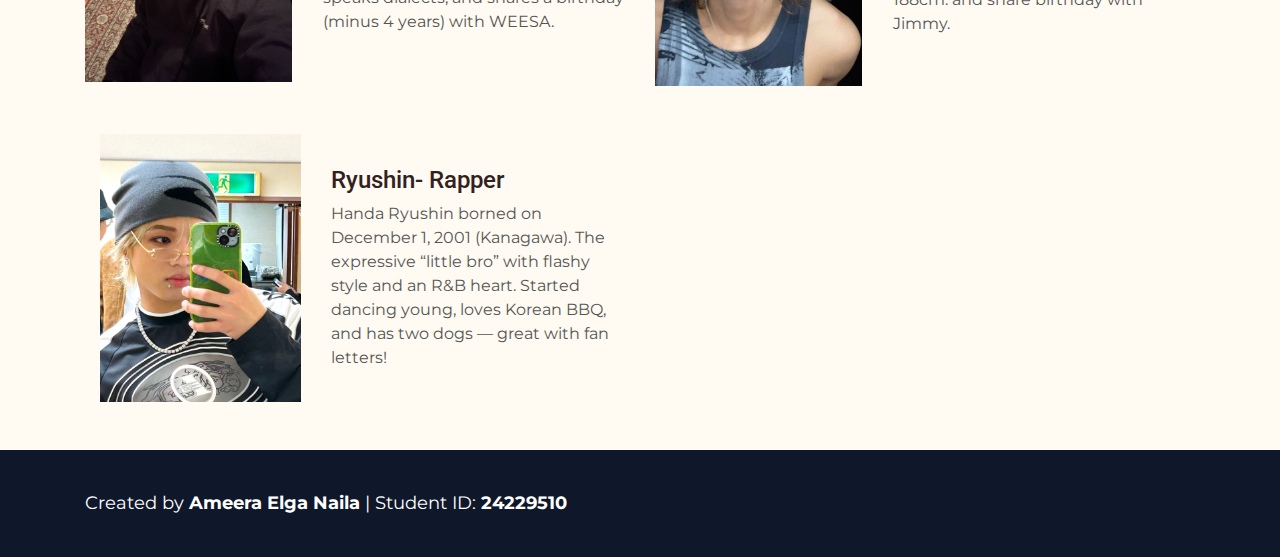
<file: service.html>
<!DOCTYPE html>
<html lang="en">

<head>
    <meta charset="utf-8">
    <title>PSYCHIC FEVER</title>
    <meta content="width=device-width, initial-scale=1.0" name="viewport">
    <meta content="Free Website Template" name="keywords">
    <meta content="Free Website Template" name="description">

    <!-- Favicon -->
    <link href="img/favicon.ico" rel="icon">

    <!-- Google Font -->
    <link rel="preconnect" href="https://fonts.gstatic.com">
    <link href="https://fonts.googleapis.com/css2?family=Montserrat:wght@200;400&family=Roboto:wght@400;500;700&display=swap" rel="stylesheet"> 

    <!-- Font Awesome -->
    <link href="https://cdnjs.cloudflare.com/ajax/libs/font-awesome/5.10.0/css/all.min.css" rel="stylesheet">

    <!-- Libraries Stylesheet -->
    <link href="lib/owlcarousel/assets/owl.carousel.min.css" rel="stylesheet">
    <link href="lib/tempusdominus/css/tempusdominus-bootstrap-4.min.css" rel="stylesheet" />

    <!-- Customized Bootstrap Stylesheet -->
    <link href="css/style.min.css" rel="stylesheet">
</head>

<body>
    <!-- Navbar Start -->
    <div class="container-fluid p-0 nav-bar">
        <nav class="navbar navbar-expand-lg bg-none navbar-dark py-3">
            <a href="index.html" class="navbar-brand px-lg-4 m-0">
                <h1 class="m-0 display-4 text-uppercase text-white">PSYCHIC FEVER</h1>
            </a>
            <button type="button" class="navbar-toggler" data-toggle="collapse" data-target="#navbarCollapse">
                <span class="navbar-toggler-icon"></span>
            </button>
            <div class="collapse navbar-collapse justify-content-between" id="navbarCollapse">
                <div class="navbar-nav ml-auto p-4">
                    <a href="index.html" class="nav-item nav-link">Home</a>
                    <a href="about.html" class="nav-item nav-link">About</a>
                    <a href="service.html" class="nav-item nav-link active">Members</a>
                    <a href="menu.html" class="nav-item nav-link">Discography</a>
                </div>
            </div>
        </nav>
    </div>
    <!-- Navbar End -->


    <!-- Page Header Start -->
<div class="container-fluid page-header mb-5 position-relative overlay-bottom"
     style="background: linear-gradient(rgba(0, 0, 0, 0.5), rgba(0,0,0,0.5)), url('img/psychicfevermembers.jpg') center center / cover no-repeat;">
    <div class="d-flex flex-column align-items-center justify-content-center pt-0 pt-lg-5"
         style="min-height: 400px">
        <h1 class="display-4 mb-3 mt-0 mt-lg-5 text-white text-uppercase">About PSYCHIC FEVER</h1>
        <div class="d-inline-flex mb-lg-5">
            <p class="m-0 text-white">What to know about PSYCHIC FEVER</p>
        </div>
    </div>
</div>
 <!-- Page Header End -->


    <!-- Service Start -->
    <div class="container-fluid pt-5">
        <div class="container">
            <div class="section-title">
                <h4 class="text-primary text-uppercase" style="letter-spacing: 5px;">Meet the Members</h4>
                <h1 class="display-4">Find out the talented members behind PSYCHIC FEVER!!</h1>
            </div>
            <div class="row">
                <div class="col-lg-6 mb-5">
                    <div class="row align-items-center">
                        <div class="col-sm-5">
                            <img class="img-fluid mb-3 mb-sm-0" src="img/KOKORO.jpg" alt="">
                        </div>
                        <div class="col-sm-7">
                            <h4>Kokoro- Vocalist</h4>
                            <p class="m-0">Kohatsu Kokoro borned on November 9, 2000 (Okinawa). Energetic and visually magnetic with roots
                                 in Okinawan Eisa dance. He nearly quit before debut but pushed hard to get where he is now and fans can't resist his charm. </p>
                        </div>
                    </div>
                </div>
                <div class="col-lg-6 mb-5">
                    <div class="row align-items-center">
                        <div class="col-sm-5">
                            <img class="img-fluid mb-3 mb-sm-0" src="img/TSURUGI.jpg" alt="">
                        </div>
                        <div class="col-sm-7">
                            <h4>Tsurugi- Leader & Rapper</h4>
                            <p class="m-0">Takahashi Tsurugi was born on April 9, 1997, in Osaka. He's the kind of leader you can count on 
                                and has a chill vibe about him. Before joining EXPG, he trained in karate and is known for his signature cowboy 
                                hat and cool Western style. He's a great performer and has this quiet but strong leadership presence.e.</p>
                        </div>
                    </div>
                </div>
                <div class="col-lg-6 mb-5">
                    <div class="row align-items-center">
                        <div class="col-sm-5">
                            <img class="img-fluid mb-3 mb-sm-0" src="img/RYOGA.jpg" alt="">
                        </div>
                        <div class="col-sm-7">
                            <h4>Ryoga- Rapper & Vocalist</h4>
                            <p class="m-0">Nakanishi Ryoga was born on June 8, 1998, in Hyogo. He's the funny and charismatic vibe 
                                of the group — loves DJing and MC-ing. He calls himself an indoor person, hates losing, and always
                                keeps everyone laughing with his quick humor.</p>
                        </div>
                    </div>
                </div>
                <div class="col-lg-6 mb-5">
                    <div class="row align-items-center">
                        <div class="col-sm-5">
                            <img class="img-fluid mb-3 mb-sm-0" src="img/REN.jpg" alt="">
                        </div>
                        <div class="col-sm-7">
                            <h4>Ren- Rapper, Vocalist</h4>
                            <p class="m-0">Watanabe Ren borned on February 8, 2000 (Kanagawa). A soft-spoken guy with a penchant for beatboxing and 
                                motivational muscle training. Shy at first, he's now a dynamic performer who found confidence through hard work.</p>
                        </div>
                    </div>
                </div>
                    <div class="col-lg-6 mb-5">
                    <div class="row align-items-center">
                        <div class="col-sm-5">
                            <img class="img-fluid mb-3 mb-sm-0" src="img/JIMMY.jpg" alt="">
                        </div>
                        <div class="col-sm-7">
                            <h4>JIMMY- Rapper</h4>
                            <p class="m-0">Osayi Jimmy Kazuki borned on February 26, 2000 (Aichi). Half-Japanese, half-Nigerian, and a chill stylish rap energy.
                                 Loves cooking, speaks dialects, and shares a birthday (minus 4 years) with WEESA.</p>
                        </div>
                    </div>
                </div>
                                <div class="col-lg-6 mb-5">
                    <div class="row align-items-center">
                        <div class="col-sm-5">
                            <img class="img-fluid mb-3 mb-sm-0" src="img/WEESA.jpg" alt="">
                        </div>
                        <div class="col-sm-7">
                            <h4>Wessa- Vocalist</h4>
                            <p class="m-0">Saiki Weesa borned on February 26, 2004 (Aichi). The youngest member with international flair (Korean-Moroccan heritage), stands tall at 188cm. 
                                and share birthday with Jimmy.</p>
                        </div>
                    </div>
                                    </div>
                
                </div>
                <div class="col-lg-6 mb-5">
                    <div class="row align-items-center">
                        <div class="col-sm-5">
                            <img class="img-fluid mb-3 mb-sm-0" src="img/RYUSHIN.jpg" alt="">
                        </div>
                        <div class="col-sm-7">
                            <h4>Ryushin- Rapper</h4>
                            <p class="m-0">Handa Ryushin borned on December 1, 2001 (Kanagawa).  The expressive “little bro” with flashy style and an R&B heart. 
                                Started dancing young, loves Korean BBQ, and has two dogs — great with fan letters!</p>
                        </div>
                    </div>
            </div>
        </div>
    </div>
    <!-- Service End -->


    <!-- Footer Start -->
<footer style="background-color: #0f172a; color: #ffffff; padding: 40px 0;">
  <div class="container">
    <p style="margin: 0; font-size: 18px;">
      Created by <strong>Ameera Elga Naila</strong> | Student ID: <strong>24229510</strong> 
    </p>
  </div>
</footer>   
 <!-- Footer End -->

    <!-- Back to Top -->
    <a href="#" class="btn btn-lg btn-primary btn-lg-square back-to-top"><i class="fa fa-angle-double-up"></i></a>


    <!-- JavaScript Libraries -->
    <script src="https://code.jquery.com/jquery-3.4.1.min.js"></script>
    <script src="https://stackpath.bootstrapcdn.com/bootstrap/4.4.1/js/bootstrap.bundle.min.js"></script>
    <script src="lib/easing/easing.min.js"></script>
    <script src="lib/waypoints/waypoints.min.js"></script>
    <script src="lib/owlcarousel/owl.carousel.min.js"></script>
    <script src="lib/tempusdominus/js/moment.min.js"></script>
    <script src="lib/tempusdominus/js/moment-timezone.min.js"></script>
    <script src="lib/tempusdominus/js/tempusdominus-bootstrap-4.min.js"></script>

    <!-- Contact Javascript File -->
    <script src="mail/jqBootstrapValidation.min.js"></script>
    <script src="mail/contact.js"></script>

    <!-- Template Javascript -->
    <script src="js/main.js"></script>
</body>

</html>
</file>
<file: css/style.css>
/******* Bootstrap Theming ********/
/*!
 * Bootstrap v4.5.3 (https://getbootstrap.com/)
 * Copyright 2011-2020 The Bootstrap Authors
 * Copyright 2011-2020 Twitter, Inc.
 * Licensed under MIT (https://github.com/twbs/bootstrap/blob/main/LICENSE)
 */
:root {
  --blue: #007bff;
  --indigo: #6610f2;
  --purple: #6f42c1;
  --pink: #e83e8c;
  --red: #dc3545;
  --orange: #fd7e14;
  --yellow: #ffc107;
  --green: #28a745;
  --teal: #20c997;
  --cyan: #17a2b8;
  --white: #fff;
  --gray: #6c757d;
  --gray-dark: #343a40;
  --primary: #DA9F5B;
  --secondary: #33211D;
  --success: #28a745;
  --info: #17a2b8;
  --warning: #ffc107;
  --danger: #dc3545;
  --light: #FFFBF2;
  --dark: #111111;
  --breakpoint-xs: 0;
  --breakpoint-sm: 576px;
  --breakpoint-md: 768px;
  --breakpoint-lg: 992px;
  --breakpoint-xl: 1200px;
  --font-family-sans-serif: "Montserrat", sans-serif;
  --font-family-monospace: SFMono-Regular, Menlo, Monaco, Consolas, "Liberation Mono", "Courier New", monospace;
}

 /*what i add*/

#welcome {
    font-size: 2.5em;
    font-weight: bold;
    color: #0d402a; /* Psychic Fever green */
    margin-bottom: 20px;
    text-align: center;
    text-shadow: 1px 1px 3px #aaa;
}

.bias-quiz-container {
    background-color: #7fc6a2; /* light blue */
    padding: 15px 25px;
    border-radius: 12px;
    max-width: 450px;
    margin: 0 auto 30px;
    box-shadow: 0 4px 8px rgba(0, 182, 103, 0.3);
}

.bias-quiz-container input,
.bias-quiz-container button {
    font-size: 1.1em;
    padding: 8px 12px;
    margin-top: 8px;
}

.bias-quiz-container button {
    background-color: #0b352e;
    border: none;
    color: white;
    border-radius: 6px;
    cursor: pointer;
    transition: background-color 0.3s ease;
}

.bias-quiz-container button:hover {
    background-color: #4a007a;
}

*,
*::before,
*::after {
  box-sizing: border-box;
}
/* end of what i add*/

html {
  font-family: sans-serif;
  line-height: 1.15;
  -webkit-text-size-adjust: 100%;
  -webkit-tap-highlight-color: rgba(0, 0, 0, 0);
}

article, aside, figcaption, figure, footer, header, hgroup, main, nav, section {
  display: block;
}

body {
  margin: 0;
  font-family: "Montserrat", sans-serif;
  font-size: 1rem;
  font-weight: 400;
  line-height: 1.5;
  color: #4f2727;
  text-align: left;
  background-color: #FFFBF2;
}

[tabindex="-1"]:focus:not(:focus-visible) {
  outline: 0 !important;
}

hr {
  box-sizing: content-box;
  height: 0;
  overflow: visible;
}

h1, h2, h3, h4, h5, h6 {
  margin-top: 0;
  margin-bottom: 0.5rem;
}

p {
  margin-top: 0;
  margin-bottom: 1rem;
}

abbr[title],
abbr[data-original-title] {
  text-decoration: underline;
  text-decoration: underline dotted;
  cursor: help;
  border-bottom: 0;
  text-decoration-skip-ink: none;
}

address {
  margin-bottom: 1rem;
  font-style: normal;
  line-height: inherit;
}

ol,
ul,
dl {
  margin-top: 0;
  margin-bottom: 1rem;
}

ol ol,
ul ul,
ol ul,
ul ol {
  margin-bottom: 0;
}

dt {
  font-weight: 700;
}

dd {
  margin-bottom: .5rem;
  margin-left: 0;
}

blockquote {
  margin: 0 0 1rem;
}

b,
strong {
  font-weight: bolder;
}

small {
  font-size: 80%;
}

sub,
sup {
  position: relative;
  font-size: 75%;
  line-height: 0;
  vertical-align: baseline;
}

sub {
  bottom: -.25em;
}

sup {
  top: -.5em;
}

a {
  color: #59af7d;
  text-decoration: none;
  background-color: transparent;
}

a:hover {
  color: #4b946c;
  text-decoration: underline;
}

a:not([href]):not([class]) {
  color: inherit;
  text-decoration: none;
}

a:not([href]):not([class]):hover {
  color: inherit;
  text-decoration: none;
}

pre,
code,
kbd,
samp {
  font-family: SFMono-Regular, Menlo, Monaco, Consolas, "Liberation Mono", "Courier New", monospace;
  font-size: 1em;
}

pre {
  margin-top: 0;
  margin-bottom: 1rem;
  overflow: auto;
  -ms-overflow-style: scrollbar;
}

figure {
  margin: 0 0 1rem;
}

img {
  vertical-align: middle;
  border-style: none;
}

svg {
  overflow: hidden;
  vertical-align: middle;
}

table {
  border-collapse: collapse;
}

caption {
  padding-top: 0.75rem;
  padding-bottom: 0.75rem;
  color: #548572;
  text-align: left;
  caption-side: bottom;
}

th {
  text-align: inherit;
  text-align: -webkit-match-parent;
}

label {
  display: inline-block;
  margin-bottom: 0.5rem;
}

button {
  border-radius: 0;
}

button:focus {
  outline: 1px dotted;
  outline: 5px auto -webkit-focus-ring-color;
}

input,
button,
select,
optgroup,
textarea {
  margin: 0;
  font-family: inherit;
  font-size: inherit;
  line-height: inherit;
}

button,
input {
  overflow: visible;
}

button,
select {
  text-transform: none;
}

[role="button"] {
  cursor: pointer;
}

select {
  word-wrap: normal;
}

button,
[type="button"],
[type="reset"],
[type="submit"] {
  -webkit-appearance: button;
}

button:not(:disabled),
[type="button"]:not(:disabled),
[type="reset"]:not(:disabled),
[type="submit"]:not(:disabled) {
  cursor: pointer;
}

button::-moz-focus-inner,
[type="button"]::-moz-focus-inner,
[type="reset"]::-moz-focus-inner,
[type="submit"]::-moz-focus-inner {
  padding: 0;
  border-style: none;
}

input[type="radio"],
input[type="checkbox"] {
  box-sizing: border-box;
  padding: 0;
}

textarea {
  overflow: auto;
  resize: vertical;
}

fieldset {
  min-width: 0;
  padding: 0;
  margin: 0;
  border: 0;
}

legend {
  display: block;
  width: 100%;
  max-width: 100%;
  padding: 0;
  margin-bottom: .5rem;
  font-size: 1.5rem;
  line-height: inherit;
  color: inherit;
  white-space: normal;
}

@media (max-width: 1200px) {
  legend {
    font-size: calc(1.275rem + 0.3vw) ;
  }
}

progress {
  vertical-align: baseline;
}

[type="number"]::-webkit-inner-spin-button,
[type="number"]::-webkit-outer-spin-button {
  height: auto;
}

[type="search"] {
  outline-offset: -2px;
  -webkit-appearance: none;
}

[type="search"]::-webkit-search-decoration {
  -webkit-appearance: none;
}

::-webkit-file-upload-button {
  font: inherit;
  -webkit-appearance: button;
}

output {
  display: inline-block;
}

summary {
  display: list-item;
  cursor: pointer;
}

template {
  display: none;
}

[hidden] {
  display: none !important;
}

h1, h2, h3, h4, h5, h6,
.h1, .h2, .h3, .h4, .h5, .h6 {
  margin-bottom: 0.5rem;
  font-family: "Roboto", sans-serif;
  font-weight: 500;
  line-height: 1.2;
  color: #33211D;
}

h1, .h1 {
  font-size: 2.5rem;
}

@media (max-width: 1200px) {
  h1, .h1 {
    font-size: calc(1.375rem + 1.5vw) ;
  }
}

h2, .h2 {
  font-size: 2rem;
}

@media (max-width: 1200px) {
  h2, .h2 {
    font-size: calc(1.325rem + 0.9vw) ;
  }
}

h3, .h3 {
  font-size: 1.75rem;
}

@media (max-width: 1200px) {
  h3, .h3 {
    font-size: calc(1.3rem + 0.6vw) ;
  }
}

h4, .h4 {
  font-size: 1.5rem;
}

@media (max-width: 1200px) {
  h4, .h4 {
    font-size: calc(1.275rem + 0.3vw) ;
  }
}

h5, .h5 {
  font-size: 1.25rem;
}

h6, .h6 {
  font-size: 1rem;
}

.lead {
  font-size: 1.25rem;
  font-weight: 300;
}

.display-1 {
  font-size: 8rem;
  font-weight: 300;
  line-height: 1.2;
}

@media (max-width: 1200px) {
  .display-1 {
    font-size: calc(1.925rem + 8.1vw) ;
  }
}

.display-2 {
  font-size: 5.5rem;
  font-weight: 300;
  line-height: 1.2;
}

@media (max-width: 1200px) {
  .display-2 {
    font-size: calc(1.675rem + 5.1vw) ;
  }
}

.display-3 {
  font-size: 4.5rem;
  font-weight: 300;
  line-height: 1.2;
}

@media (max-width: 1200px) {
  .display-3 {
    font-size: calc(1.575rem + 3.9vw) ;
  }
}

.display-4 {
  font-size: 3.5rem;
  font-weight: 300;
  line-height: 1.2;
}

@media (max-width: 1200px) {
  .display-4 {
    font-size: calc(1.475rem + 2.7vw) ;
  }
}

hr {
  margin-top: 1rem;
  margin-bottom: 1rem;
  border: 0;
  border-top: 1px solid rgba(0, 0, 0, 0.1);
}

small,
.small {
  font-size: 80%;
  font-weight: 400;
}

mark,
.mark {
  padding: 0.2em;
  background-color: #fcf8e3;
}

.list-unstyled {
  padding-left: 0;
  list-style: none;
}

.list-inline {
  padding-left: 0;
  list-style: none;
}

.list-inline-item {
  display: inline-block;
}

.list-inline-item:not(:last-child) {
  margin-right: 0.5rem;
}

.initialism {
  font-size: 90%;
  text-transform: uppercase;
}

.blockquote {
  margin-bottom: 1rem;
  font-size: 1.25rem;
}

.blockquote-footer {
  display: block;
  font-size: 80%;
  color: #6c757d;
}

.blockquote-footer::before {
  content: "\2014\00A0";
}

.img-fluid {
  max-width: 100%;
  height: auto;
}

.img-thumbnail {
  padding: 0.25rem;
  background-color: #FFFBF2;
  border: 1px solid #dee2e6;
  max-width: 100%;
  height: auto;
}

.figure {
  display: inline-block;
}

.figure-img {
  margin-bottom: 0.5rem;
  line-height: 1;
}

.figure-caption {
  font-size: 90%;
  color: #6c757d;
}

code {
  font-size: 87.5%;
  color: #e83e8c;
  word-wrap: break-word;
}

a > code {
  color: inherit;
}

kbd {
  padding: 0.2rem 0.4rem;
  font-size: 87.5%;
  color: #fff;
  background-color: #212529;
}

kbd kbd {
  padding: 0;
  font-size: 100%;
  font-weight: 700;
}

pre {
  display: block;
  font-size: 87.5%;
  color: #212529;
}

pre code {
  font-size: inherit;
  color: inherit;
  word-break: normal;
}

.pre-scrollable {
  max-height: 340px;
  overflow-y: scroll;
}

.container,
.container-fluid,
.container-sm,
.container-md,
.container-lg,
.container-xl {
  width: 100%;
  padding-right: 15px;
  padding-left: 15px;
  margin-right: auto;
  margin-left: auto;
}

@media (min-width: 576px) {
  .container, .container-sm {
    max-width: 540px;
  }
}

@media (min-width: 768px) {
  .container, .container-sm, .container-md {
    max-width: 720px;
  }
}

@media (min-width: 992px) {
  .container, .container-sm, .container-md, .container-lg {
    max-width: 960px;
  }
}

@media (min-width: 1200px) {
  .container, .container-sm, .container-md, .container-lg, .container-xl {
    max-width: 1140px;
  }
}

.row {
  display: flex;
  flex-wrap: wrap;
  margin-right: -15px;
  margin-left: -15px;
}

.no-gutters {
  margin-right: 0;
  margin-left: 0;
}

.no-gutters > .col,
.no-gutters > [class*="col-"] {
  padding-right: 0;
  padding-left: 0;
}

.col-1, .col-2, .col-3, .col-4, .col-5, .col-6, .col-7, .col-8, .col-9, .col-10, .col-11, .col-12, .col,
.col-auto, .col-sm-1, .col-sm-2, .col-sm-3, .col-sm-4, .col-sm-5, .col-sm-6, .col-sm-7, .col-sm-8, .col-sm-9, .col-sm-10, .col-sm-11, .col-sm-12, .col-sm,
.col-sm-auto, .col-md-1, .col-md-2, .col-md-3, .col-md-4, .col-md-5, .col-md-6, .col-md-7, .col-md-8, .col-md-9, .col-md-10, .col-md-11, .col-md-12, .col-md,
.col-md-auto, .col-lg-1, .col-lg-2, .col-lg-3, .col-lg-4, .col-lg-5, .col-lg-6, .col-lg-7, .col-lg-8, .col-lg-9, .col-lg-10, .col-lg-11, .col-lg-12, .col-lg,
.col-lg-auto, .col-xl-1, .col-xl-2, .col-xl-3, .col-xl-4, .col-xl-5, .col-xl-6, .col-xl-7, .col-xl-8, .col-xl-9, .col-xl-10, .col-xl-11, .col-xl-12, .col-xl,
.col-xl-auto {
  position: relative;
  width: 100%;
  padding-right: 15px;
  padding-left: 15px;
}

.col {
  flex-basis: 0;
  flex-grow: 1;
  max-width: 100%;
}

.row-cols-1 > * {
  flex: 0 0 100%;
  max-width: 100%;
}

.row-cols-2 > * {
  flex: 0 0 50%;
  max-width: 50%;
}

.row-cols-3 > * {
  flex: 0 0 33.33333%;
  max-width: 33.33333%;
}

.row-cols-4 > * {
  flex: 0 0 25%;
  max-width: 25%;
}

.row-cols-5 > * {
  flex: 0 0 20%;
  max-width: 20%;
}

.row-cols-6 > * {
  flex: 0 0 16.66667%;
  max-width: 16.66667%;
}

.col-auto {
  flex: 0 0 auto;
  width: auto;
  max-width: 100%;
}

.col-1 {
  flex: 0 0 8.33333%;
  max-width: 8.33333%;
}

.col-2 {
  flex: 0 0 16.66667%;
  max-width: 16.66667%;
}

.col-3 {
  flex: 0 0 25%;
  max-width: 25%;
}

.col-4 {
  flex: 0 0 33.33333%;
  max-width: 33.33333%;
}

.col-5 {
  flex: 0 0 41.66667%;
  max-width: 41.66667%;
}

.col-6 {
  flex: 0 0 50%;
  max-width: 50%;
}

.col-7 {
  flex: 0 0 58.33333%;
  max-width: 58.33333%;
}

.col-8 {
  flex: 0 0 66.66667%;
  max-width: 66.66667%;
}

.col-9 {
  flex: 0 0 75%;
  max-width: 75%;
}

.col-10 {
  flex: 0 0 83.33333%;
  max-width: 83.33333%;
}

.col-11 {
  flex: 0 0 91.66667%;
  max-width: 91.66667%;
}

.col-12 {
  flex: 0 0 100%;
  max-width: 100%;
}

.order-first {
  order: -1;
}

.order-last {
  order: 13;
}

.order-0 {
  order: 0;
}

.order-1 {
  order: 1;
}

.order-2 {
  order: 2;
}

.order-3 {
  order: 3;
}

.order-4 {
  order: 4;
}

.order-5 {
  order: 5;
}

.order-6 {
  order: 6;
}

.order-7 {
  order: 7;
}

.order-8 {
  order: 8;
}

.order-9 {
  order: 9;
}

.order-10 {
  order: 10;
}

.order-11 {
  order: 11;
}

.order-12 {
  order: 12;
}

.offset-1 {
  margin-left: 8.33333%;
}

.offset-2 {
  margin-left: 16.66667%;
}

.offset-3 {
  margin-left: 25%;
}

.offset-4 {
  margin-left: 33.33333%;
}

.offset-5 {
  margin-left: 41.66667%;
}

.offset-6 {
  margin-left: 50%;
}

.offset-7 {
  margin-left: 58.33333%;
}

.offset-8 {
  margin-left: 66.66667%;
}

.offset-9 {
  margin-left: 75%;
}

.offset-10 {
  margin-left: 83.33333%;
}

.offset-11 {
  margin-left: 91.66667%;
}

@media (min-width: 576px) {
  .col-sm {
    flex-basis: 0;
    flex-grow: 1;
    max-width: 100%;
  }
  .row-cols-sm-1 > * {
    flex: 0 0 100%;
    max-width: 100%;
  }
  .row-cols-sm-2 > * {
    flex: 0 0 50%;
    max-width: 50%;
  }
  .row-cols-sm-3 > * {
    flex: 0 0 33.33333%;
    max-width: 33.33333%;
  }
  .row-cols-sm-4 > * {
    flex: 0 0 25%;
    max-width: 25%;
  }
  .row-cols-sm-5 > * {
    flex: 0 0 20%;
    max-width: 20%;
  }
  .row-cols-sm-6 > * {
    flex: 0 0 16.66667%;
    max-width: 16.66667%;
  }
  .col-sm-auto {
    flex: 0 0 auto;
    width: auto;
    max-width: 100%;
  }
  .col-sm-1 {
    flex: 0 0 8.33333%;
    max-width: 8.33333%;
  }
  .col-sm-2 {
    flex: 0 0 16.66667%;
    max-width: 16.66667%;
  }
  .col-sm-3 {
    flex: 0 0 25%;
    max-width: 25%;
  }
  .col-sm-4 {
    flex: 0 0 33.33333%;
    max-width: 33.33333%;
  }
  .col-sm-5 {
    flex: 0 0 41.66667%;
    max-width: 41.66667%;
  }
  .col-sm-6 {
    flex: 0 0 50%;
    max-width: 50%;
  }
  .col-sm-7 {
    flex: 0 0 58.33333%;
    max-width: 58.33333%;
  }
  .col-sm-8 {
    flex: 0 0 66.66667%;
    max-width: 66.66667%;
  }
  .col-sm-9 {
    flex: 0 0 75%;
    max-width: 75%;
  }
  .col-sm-10 {
    flex: 0 0 83.33333%;
    max-width: 83.33333%;
  }
  .col-sm-11 {
    flex: 0 0 91.66667%;
    max-width: 91.66667%;
  }
  .col-sm-12 {
    flex: 0 0 100%;
    max-width: 100%;
  }
  .order-sm-first {
    order: -1;
  }
  .order-sm-last {
    order: 13;
  }
  .order-sm-0 {
    order: 0;
  }
  .order-sm-1 {
    order: 1;
  }
  .order-sm-2 {
    order: 2;
  }
  .order-sm-3 {
    order: 3;
  }
  .order-sm-4 {
    order: 4;
  }
  .order-sm-5 {
    order: 5;
  }
  .order-sm-6 {
    order: 6;
  }
  .order-sm-7 {
    order: 7;
  }
  .order-sm-8 {
    order: 8;
  }
  .order-sm-9 {
    order: 9;
  }
  .order-sm-10 {
    order: 10;
  }
  .order-sm-11 {
    order: 11;
  }
  .order-sm-12 {
    order: 12;
  }
  .offset-sm-0 {
    margin-left: 0;
  }
  .offset-sm-1 {
    margin-left: 8.33333%;
  }
  .offset-sm-2 {
    margin-left: 16.66667%;
  }
  .offset-sm-3 {
    margin-left: 25%;
  }
  .offset-sm-4 {
    margin-left: 33.33333%;
  }
  .offset-sm-5 {
    margin-left: 41.66667%;
  }
  .offset-sm-6 {
    margin-left: 50%;
  }
  .offset-sm-7 {
    margin-left: 58.33333%;
  }
  .offset-sm-8 {
    margin-left: 66.66667%;
  }
  .offset-sm-9 {
    margin-left: 75%;
  }
  .offset-sm-10 {
    margin-left: 83.33333%;
  }
  .offset-sm-11 {
    margin-left: 91.66667%;
  }
}

@media (min-width: 768px) {
  .col-md {
    flex-basis: 0;
    flex-grow: 1;
    max-width: 100%;
  }
  .row-cols-md-1 > * {
    flex: 0 0 100%;
    max-width: 100%;
  }
  .row-cols-md-2 > * {
    flex: 0 0 50%;
    max-width: 50%;
  }
  .row-cols-md-3 > * {
    flex: 0 0 33.33333%;
    max-width: 33.33333%;
  }
  .row-cols-md-4 > * {
    flex: 0 0 25%;
    max-width: 25%;
  }
  .row-cols-md-5 > * {
    flex: 0 0 20%;
    max-width: 20%;
  }
  .row-cols-md-6 > * {
    flex: 0 0 16.66667%;
    max-width: 16.66667%;
  }
  .col-md-auto {
    flex: 0 0 auto;
    width: auto;
    max-width: 100%;
  }
  .col-md-1 {
    flex: 0 0 8.33333%;
    max-width: 8.33333%;
  }
  .col-md-2 {
    flex: 0 0 16.66667%;
    max-width: 16.66667%;
  }
  .col-md-3 {
    flex: 0 0 25%;
    max-width: 25%;
  }
  .col-md-4 {
    flex: 0 0 33.33333%;
    max-width: 33.33333%;
  }
  .col-md-5 {
    flex: 0 0 41.66667%;
    max-width: 41.66667%;
  }
  .col-md-6 {
    flex: 0 0 50%;
    max-width: 50%;
  }
  .col-md-7 {
    flex: 0 0 58.33333%;
    max-width: 58.33333%;
  }
  .col-md-8 {
    flex: 0 0 66.66667%;
    max-width: 66.66667%;
  }
  .col-md-9 {
    flex: 0 0 75%;
    max-width: 75%;
  }
  .col-md-10 {
    flex: 0 0 83.33333%;
    max-width: 83.33333%;
  }
  .col-md-11 {
    flex: 0 0 91.66667%;
    max-width: 91.66667%;
  }
  .col-md-12 {
    flex: 0 0 100%;
    max-width: 100%;
  }
  .order-md-first {
    order: -1;
  }
  .order-md-last {
    order: 13;
  }
  .order-md-0 {
    order: 0;
  }
  .order-md-1 {
    order: 1;
  }
  .order-md-2 {
    order: 2;
  }
  .order-md-3 {
    order: 3;
  }
  .order-md-4 {
    order: 4;
  }
  .order-md-5 {
    order: 5;
  }
  .order-md-6 {
    order: 6;
  }
  .order-md-7 {
    order: 7;
  }
  .order-md-8 {
    order: 8;
  }
  .order-md-9 {
    order: 9;
  }
  .order-md-10 {
    order: 10;
  }
  .order-md-11 {
    order: 11;
  }
  .order-md-12 {
    order: 12;
  }
  .offset-md-0 {
    margin-left: 0;
  }
  .offset-md-1 {
    margin-left: 8.33333%;
  }
  .offset-md-2 {
    margin-left: 16.66667%;
  }
  .offset-md-3 {
    margin-left: 25%;
  }
  .offset-md-4 {
    margin-left: 33.33333%;
  }
  .offset-md-5 {
    margin-left: 41.66667%;
  }
  .offset-md-6 {
    margin-left: 50%;
  }
  .offset-md-7 {
    margin-left: 58.33333%;
  }
  .offset-md-8 {
    margin-left: 66.66667%;
  }
  .offset-md-9 {
    margin-left: 75%;
  }
  .offset-md-10 {
    margin-left: 83.33333%;
  }
  .offset-md-11 {
    margin-left: 91.66667%;
  }
}

@media (min-width: 992px) {
  .col-lg {
    flex-basis: 0;
    flex-grow: 1;
    max-width: 100%;
  }
  .row-cols-lg-1 > * {
    flex: 0 0 100%;
    max-width: 100%;
  }
  .row-cols-lg-2 > * {
    flex: 0 0 50%;
    max-width: 50%;
  }
  .row-cols-lg-3 > * {
    flex: 0 0 33.33333%;
    max-width: 33.33333%;
  }
  .row-cols-lg-4 > * {
    flex: 0 0 25%;
    max-width: 25%;
  }
  .row-cols-lg-5 > * {
    flex: 0 0 20%;
    max-width: 20%;
  }
  .row-cols-lg-6 > * {
    flex: 0 0 16.66667%;
    max-width: 16.66667%;
  }
  .col-lg-auto {
    flex: 0 0 auto;
    width: auto;
    max-width: 100%;
  }
  .col-lg-1 {
    flex: 0 0 8.33333%;
    max-width: 8.33333%;
  }
  .col-lg-2 {
    flex: 0 0 16.66667%;
    max-width: 16.66667%;
  }
  .col-lg-3 {
    flex: 0 0 25%;
    max-width: 25%;
  }
  .col-lg-4 {
    flex: 0 0 33.33333%;
    max-width: 33.33333%;
  }
  .col-lg-5 {
    flex: 0 0 41.66667%;
    max-width: 41.66667%;
  }
  .col-lg-6 {
    flex: 0 0 50%;
    max-width: 50%;
  }
  .col-lg-7 {
    flex: 0 0 58.33333%;
    max-width: 58.33333%;
  }
  .col-lg-8 {
    flex: 0 0 66.66667%;
    max-width: 66.66667%;
  }
  .col-lg-9 {
    flex: 0 0 75%;
    max-width: 75%;
  }
  .col-lg-10 {
    flex: 0 0 83.33333%;
    max-width: 83.33333%;
  }
  .col-lg-11 {
    flex: 0 0 91.66667%;
    max-width: 91.66667%;
  }
  .col-lg-12 {
    flex: 0 0 100%;
    max-width: 100%;
  }
  .order-lg-first {
    order: -1;
  }
  .order-lg-last {
    order: 13;
  }
  .order-lg-0 {
    order: 0;
  }
  .order-lg-1 {
    order: 1;
  }
  .order-lg-2 {
    order: 2;
  }
  .order-lg-3 {
    order: 3;
  }
  .order-lg-4 {
    order: 4;
  }
  .order-lg-5 {
    order: 5;
  }
  .order-lg-6 {
    order: 6;
  }
  .order-lg-7 {
    order: 7;
  }
  .order-lg-8 {
    order: 8;
  }
  .order-lg-9 {
    order: 9;
  }
  .order-lg-10 {
    order: 10;
  }
  .order-lg-11 {
    order: 11;
  }
  .order-lg-12 {
    order: 12;
  }
  .offset-lg-0 {
    margin-left: 0;
  }
  .offset-lg-1 {
    margin-left: 8.33333%;
  }
  .offset-lg-2 {
    margin-left: 16.66667%;
  }
  .offset-lg-3 {
    margin-left: 25%;
  }
  .offset-lg-4 {
    margin-left: 33.33333%;
  }
  .offset-lg-5 {
    margin-left: 41.66667%;
  }
  .offset-lg-6 {
    margin-left: 50%;
  }
  .offset-lg-7 {
    margin-left: 58.33333%;
  }
  .offset-lg-8 {
    margin-left: 66.66667%;
  }
  .offset-lg-9 {
    margin-left: 75%;
  }
  .offset-lg-10 {
    margin-left: 83.33333%;
  }
  .offset-lg-11 {
    margin-left: 91.66667%;
  }
}

@media (min-width: 1200px) {
  .col-xl {
    flex-basis: 0;
    flex-grow: 1;
    max-width: 100%;
  }
  .row-cols-xl-1 > * {
    flex: 0 0 100%;
    max-width: 100%;
  }
  .row-cols-xl-2 > * {
    flex: 0 0 50%;
    max-width: 50%;
  }
  .row-cols-xl-3 > * {
    flex: 0 0 33.33333%;
    max-width: 33.33333%;
  }
  .row-cols-xl-4 > * {
    flex: 0 0 25%;
    max-width: 25%;
  }
  .row-cols-xl-5 > * {
    flex: 0 0 20%;
    max-width: 20%;
  }
  .row-cols-xl-6 > * {
    flex: 0 0 16.66667%;
    max-width: 16.66667%;
  }
  .col-xl-auto {
    flex: 0 0 auto;
    width: auto;
    max-width: 100%;
  }
  .col-xl-1 {
    flex: 0 0 8.33333%;
    max-width: 8.33333%;
  }
  .col-xl-2 {
    flex: 0 0 16.66667%;
    max-width: 16.66667%;
  }
  .col-xl-3 {
    flex: 0 0 25%;
    max-width: 25%;
  }
  .col-xl-4 {
    flex: 0 0 33.33333%;
    max-width: 33.33333%;
  }
  .col-xl-5 {
    flex: 0 0 41.66667%;
    max-width: 41.66667%;
  }
  .col-xl-6 {
    flex: 0 0 50%;
    max-width: 50%;
  }
  .col-xl-7 {
    flex: 0 0 58.33333%;
    max-width: 58.33333%;
  }
  .col-xl-8 {
    flex: 0 0 66.66667%;
    max-width: 66.66667%;
  }
  .col-xl-9 {
    flex: 0 0 75%;
    max-width: 75%;
  }
  .col-xl-10 {
    flex: 0 0 83.33333%;
    max-width: 83.33333%;
  }
  .col-xl-11 {
    flex: 0 0 91.66667%;
    max-width: 91.66667%;
  }
  .col-xl-12 {
    flex: 0 0 100%;
    max-width: 100%;
  }
  .order-xl-first {
    order: -1;
  }
  .order-xl-last {
    order: 13;
  }
  .order-xl-0 {
    order: 0;
  }
  .order-xl-1 {
    order: 1;
  }
  .order-xl-2 {
    order: 2;
  }
  .order-xl-3 {
    order: 3;
  }
  .order-xl-4 {
    order: 4;
  }
  .order-xl-5 {
    order: 5;
  }
  .order-xl-6 {
    order: 6;
  }
  .order-xl-7 {
    order: 7;
  }
  .order-xl-8 {
    order: 8;
  }
  .order-xl-9 {
    order: 9;
  }
  .order-xl-10 {
    order: 10;
  }
  .order-xl-11 {
    order: 11;
  }
  .order-xl-12 {
    order: 12;
  }
  .offset-xl-0 {
    margin-left: 0;
  }
  .offset-xl-1 {
    margin-left: 8.33333%;
  }
  .offset-xl-2 {
    margin-left: 16.66667%;
  }
  .offset-xl-3 {
    margin-left: 25%;
  }
  .offset-xl-4 {
    margin-left: 33.33333%;
  }
  .offset-xl-5 {
    margin-left: 41.66667%;
  }
  .offset-xl-6 {
    margin-left: 50%;
  }
  .offset-xl-7 {
    margin-left: 58.33333%;
  }
  .offset-xl-8 {
    margin-left: 66.66667%;
  }
  .offset-xl-9 {
    margin-left: 75%;
  }
  .offset-xl-10 {
    margin-left: 83.33333%;
  }
  .offset-xl-11 {
    margin-left: 91.66667%;
  }
}

.table {
  width: 100%;
  margin-bottom: 1rem;
  color: #555555;
}

.table th,
.table td {
  padding: 0.75rem;
  vertical-align: top;
  border-top: 1px solid #dee2e6;
}

.table thead th {
  vertical-align: bottom;
  border-bottom: 2px solid #dee2e6;
}

.table tbody + tbody {
  border-top: 2px solid #dee2e6;
}

.table-sm th,
.table-sm td {
  padding: 0.3rem;
}

.table-bordered {
  border: 1px solid #dee2e6;
}

.table-bordered th,
.table-bordered td {
  border: 1px solid #dee2e6;
}

.table-bordered thead th,
.table-bordered thead td {
  border-bottom-width: 2px;
}

.table-borderless th,
.table-borderless td,
.table-borderless thead th,
.table-borderless tbody + tbody {
  border: 0;
}

.table-striped tbody tr:nth-of-type(odd) {
  background-color: rgba(0, 0, 0, 0.05);
}

.table-hover tbody tr:hover {
  color: #555555;
  background-color: rgba(0, 0, 0, 0.075);
}

.table-primary,
.table-primary > th,
.table-primary > td {
  background-color: #f5e4d1;
}

.table-primary th,
.table-primary td,
.table-primary thead th,
.table-primary tbody + tbody {
  border-color: #eccdaa;
}

.table-hover .table-primary:hover {
  background-color: #f0d8bc;
}

.table-hover .table-primary:hover > td,
.table-hover .table-primary:hover > th {
  background-color: #f0d8bc;
}

.table-secondary,
.table-secondary > th,
.table-secondary > td {
  background-color: #c6c1c0;
}

.table-secondary th,
.table-secondary td,
.table-secondary thead th,
.table-secondary tbody + tbody {
  border-color: #958c89;
}

.table-hover .table-secondary:hover {
  background-color: #bab4b3;
}

.table-hover .table-secondary:hover > td,
.table-hover .table-secondary:hover > th {
  background-color: #bab4b3;
}

.table-success,
.table-success > th,
.table-success > td {
  background-color: #c3e6cb;
}

.table-success th,
.table-success td,
.table-success thead th,
.table-success tbody + tbody {
  border-color: #8fd19e;
}

.table-hover .table-success:hover {
  background-color: #b1dfbb;
}

.table-hover .table-success:hover > td,
.table-hover .table-success:hover > th {
  background-color: #b1dfbb;
}

.table-info,
.table-info > th,
.table-info > td {
  background-color: #bee5eb;
}

.table-info th,
.table-info td,
.table-info thead th,
.table-info tbody + tbody {
  border-color: #86cfda;
}

.table-hover .table-info:hover {
  background-color: #abdde5;
}

.table-hover .table-info:hover > td,
.table-hover .table-info:hover > th {
  background-color: #abdde5;
}

.table-warning,
.table-warning > th,
.table-warning > td {
  background-color: #ffeeba;
}

.table-warning th,
.table-warning td,
.table-warning thead th,
.table-warning tbody + tbody {
  border-color: #ffdf7e;
}

.table-hover .table-warning:hover {
  background-color: #ffe8a1;
}

.table-hover .table-warning:hover > td,
.table-hover .table-warning:hover > th {
  background-color: #ffe8a1;
}

.table-danger,
.table-danger > th,
.table-danger > td {
  background-color: #f5c6cb;
}

.table-danger th,
.table-danger td,
.table-danger thead th,
.table-danger tbody + tbody {
  border-color: #ed969e;
}

.table-hover .table-danger:hover {
  background-color: #f1b0b7;
}

.table-hover .table-danger:hover > td,
.table-hover .table-danger:hover > th {
  background-color: #f1b0b7;
}

.table-light,
.table-light > th,
.table-light > td {
  background-color: #fffefb;
}

.table-light th,
.table-light td,
.table-light thead th,
.table-light tbody + tbody {
  border-color: #fffdf8;
}

.table-hover .table-light:hover {
  background-color: #fff8e2;
}

.table-hover .table-light:hover > td,
.table-hover .table-light:hover > th {
  background-color: #fff8e2;
}

.table-dark,
.table-dark > th,
.table-dark > td {
  background-color: #bcbcbc;
}

.table-dark th,
.table-dark td,
.table-dark thead th,
.table-dark tbody + tbody {
  border-color: #838383;
}

.table-hover .table-dark:hover {
  background-color: #afafaf;
}

.table-hover .table-dark:hover > td,
.table-hover .table-dark:hover > th {
  background-color: #afafaf;
}

.table-active,
.table-active > th,
.table-active > td {
  background-color: rgba(0, 0, 0, 0.075);
}

.table-hover .table-active:hover {
  background-color: rgba(0, 0, 0, 0.075);
}

.table-hover .table-active:hover > td,
.table-hover .table-active:hover > th {
  background-color: rgba(0, 0, 0, 0.075);
}

.table .thead-dark th {
  color: #fff;
  background-color: #343a40;
  border-color: #454d55;
}

.table .thead-light th {
  color: #495057;
  background-color: #e9ecef;
  border-color: #dee2e6;
}

.table-dark {
  color: #fff;
  background-color: #343a40;
}

.table-dark th,
.table-dark td,
.table-dark thead th {
  border-color: #454d55;
}

.table-dark.table-bordered {
  border: 0;
}

.table-dark.table-striped tbody tr:nth-of-type(odd) {
  background-color: rgba(255, 255, 255, 0.05);
}

.table-dark.table-hover tbody tr:hover {
  color: #fff;
  background-color: rgba(255, 255, 255, 0.075);
}

@media (max-width: 575.98px) {
  .table-responsive-sm {
    display: block;
    width: 100%;
    overflow-x: auto;
    -webkit-overflow-scrolling: touch;
  }
  .table-responsive-sm > .table-bordered {
    border: 0;
  }
}

@media (max-width: 767.98px) {
  .table-responsive-md {
    display: block;
    width: 100%;
    overflow-x: auto;
    -webkit-overflow-scrolling: touch;
  }
  .table-responsive-md > .table-bordered {
    border: 0;
  }
}

@media (max-width: 991.98px) {
  .table-responsive-lg {
    display: block;
    width: 100%;
    overflow-x: auto;
    -webkit-overflow-scrolling: touch;
  }
  .table-responsive-lg > .table-bordered {
    border: 0;
  }
}

@media (max-width: 1199.98px) {
  .table-responsive-xl {
    display: block;
    width: 100%;
    overflow-x: auto;
    -webkit-overflow-scrolling: touch;
  }
  .table-responsive-xl > .table-bordered {
    border: 0;
  }
}

.table-responsive {
  display: block;
  width: 100%;
  overflow-x: auto;
  -webkit-overflow-scrolling: touch;
}

.table-responsive > .table-bordered {
  border: 0;
}

.form-control {
  display: block;
  width: 100%;
  height: calc(1.5em + 0.75rem + 2px);
  padding: 0.375rem 0.75rem;
  font-size: 1rem;
  font-weight: 400;
  line-height: 1.5;
  color: #495057;
  background-color: #fff;
  background-clip: padding-box;
  border: 1px solid #ced4da;
  border-radius: 0;
  transition: border-color 0.15s ease-in-out, box-shadow 0.15s ease-in-out;
}

@media (prefers-reduced-motion: reduce) {
  .form-control {
    transition: none;
  }
}

.form-control::-ms-expand {
  background-color: transparent;
  border: 0;
}

.form-control:-moz-focusring {
  color: transparent;
  text-shadow: 0 0 0 #495057;
}

.form-control:focus {
  color: #495057;
  background-color: #fff;
  border-color: #f1dcc3;
  outline: 0;
  box-shadow: 0 0 0 0.2rem rgba(218, 159, 91, 0.25);
}

.form-control::placeholder {
  color: #6c757d;
  opacity: 1;
}

.form-control:disabled, .form-control[readonly] {
  background-color: #e9ecef;
  opacity: 1;
}

input[type="date"].form-control,
input[type="time"].form-control,
input[type="datetime-local"].form-control,
input[type="month"].form-control {
  appearance: none;
}

select.form-control:focus::-ms-value {
  color: #495057;
  background-color: #fff;
}

.form-control-file,
.form-control-range {
  display: block;
  width: 100%;
}

.col-form-label {
  padding-top: calc(0.375rem + 1px);
  padding-bottom: calc(0.375rem + 1px);
  margin-bottom: 0;
  font-size: inherit;
  line-height: 1.5;
}

.col-form-label-lg {
  padding-top: calc(0.5rem + 1px);
  padding-bottom: calc(0.5rem + 1px);
  font-size: 1.25rem;
  line-height: 1.5;
}

.col-form-label-sm {
  padding-top: calc(0.25rem + 1px);
  padding-bottom: calc(0.25rem + 1px);
  font-size: 0.875rem;
  line-height: 1.5;
}

.form-control-plaintext {
  display: block;
  width: 100%;
  padding: 0.375rem 0;
  margin-bottom: 0;
  font-size: 1rem;
  line-height: 1.5;
  color: #555555;
  background-color: transparent;
  border: solid transparent;
  border-width: 1px 0;
}

.form-control-plaintext.form-control-sm, .form-control-plaintext.form-control-lg {
  padding-right: 0;
  padding-left: 0;
}

.form-control-sm {
  height: calc(1.5em + 0.5rem + 2px);
  padding: 0.25rem 0.5rem;
  font-size: 0.875rem;
  line-height: 1.5;
}

.form-control-lg {
  height: calc(1.5em + 1rem + 2px);
  padding: 0.5rem 1rem;
  font-size: 1.25rem;
  line-height: 1.5;
}

select.form-control[size], select.form-control[multiple] {
  height: auto;
}

textarea.form-control {
  height: auto;
}

.form-group {
  margin-bottom: 1rem;
}

.form-text {
  display: block;
  margin-top: 0.25rem;
}

.form-row {
  display: flex;
  flex-wrap: wrap;
  margin-right: -5px;
  margin-left: -5px;
}

.form-row > .col,
.form-row > [class*="col-"] {
  padding-right: 5px;
  padding-left: 5px;
}

.form-check {
  position: relative;
  display: block;
  padding-left: 1.25rem;
}

.form-check-input {
  position: absolute;
  margin-top: 0.3rem;
  margin-left: -1.25rem;
}

.form-check-input[disabled] ~ .form-check-label,
.form-check-input:disabled ~ .form-check-label {
  color: #6c757d;
}

.form-check-label {
  margin-bottom: 0;
}

.form-check-inline {
  display: inline-flex;
  align-items: center;
  padding-left: 0;
  margin-right: 0.75rem;
}

.form-check-inline .form-check-input {
  position: static;
  margin-top: 0;
  margin-right: 0.3125rem;
  margin-left: 0;
}

.valid-feedback {
  display: none;
  width: 100%;
  margin-top: 0.25rem;
  font-size: 80%;
  color: #28a745;
}

.valid-tooltip {
  position: absolute;
  top: 100%;
  left: 0;
  z-index: 5;
  display: none;
  max-width: 100%;
  padding: 0.25rem 0.5rem;
  margin-top: .1rem;
  font-size: 0.875rem;
  line-height: 1.5;
  color: #fff;
  background-color: rgba(40, 167, 69, 0.9);
}

.was-validated :valid ~ .valid-feedback,
.was-validated :valid ~ .valid-tooltip,
.is-valid ~ .valid-feedback,
.is-valid ~ .valid-tooltip {
  display: block;
}

.was-validated .form-control:valid, .form-control.is-valid {
  border-color: #28a745;
  padding-right: calc(1.5em + 0.75rem);
  background-image: url("data:image/svg+xml,%3csvg xmlns='http://www.w3.org/2000/svg' width='8' height='8' viewBox='0 0 8 8'%3e%3cpath fill='%2328a745' d='M2.3 6.73L.6 4.53c-.4-1.04.46-1.4 1.1-.8l1.1 1.4 3.4-3.8c.6-.63 1.6-.27 1.2.7l-4 4.6c-.43.5-.8.4-1.1.1z'/%3e%3c/svg%3e");
  background-repeat: no-repeat;
  background-position: right calc(0.375em + 0.1875rem) center;
  background-size: calc(0.75em + 0.375rem) calc(0.75em + 0.375rem);
}

.was-validated .form-control:valid:focus, .form-control.is-valid:focus {
  border-color: #28a745;
  box-shadow: 0 0 0 0.2rem rgba(40, 167, 69, 0.25);
}

.was-validated textarea.form-control:valid, textarea.form-control.is-valid {
  padding-right: calc(1.5em + 0.75rem);
  background-position: top calc(0.375em + 0.1875rem) right calc(0.375em + 0.1875rem);
}

.was-validated .custom-select:valid, .custom-select.is-valid {
  border-color: #28a745;
  padding-right: calc(0.75em + 2.3125rem);
  background: url("data:image/svg+xml,%3csvg xmlns='http://www.w3.org/2000/svg' width='4' height='5' viewBox='0 0 4 5'%3e%3cpath fill='%23343a40' d='M2 0L0 2h4zm0 5L0 3h4z'/%3e%3c/svg%3e") no-repeat right 0.75rem center/8px 10px, url("data:image/svg+xml,%3csvg xmlns='http://www.w3.org/2000/svg' width='8' height='8' viewBox='0 0 8 8'%3e%3cpath fill='%2328a745' d='M2.3 6.73L.6 4.53c-.4-1.04.46-1.4 1.1-.8l1.1 1.4 3.4-3.8c.6-.63 1.6-.27 1.2.7l-4 4.6c-.43.5-.8.4-1.1.1z'/%3e%3c/svg%3e") #fff no-repeat center right 1.75rem/calc(0.75em + 0.375rem) calc(0.75em + 0.375rem);
}

.was-validated .custom-select:valid:focus, .custom-select.is-valid:focus {
  border-color: #28a745;
  box-shadow: 0 0 0 0.2rem rgba(40, 167, 69, 0.25);
}

.was-validated .form-check-input:valid ~ .form-check-label, .form-check-input.is-valid ~ .form-check-label {
  color: #28a745;
}

.was-validated .form-check-input:valid ~ .valid-feedback,
.was-validated .form-check-input:valid ~ .valid-tooltip, .form-check-input.is-valid ~ .valid-feedback,
.form-check-input.is-valid ~ .valid-tooltip {
  display: block;
}

.was-validated .custom-control-input:valid ~ .custom-control-label, .custom-control-input.is-valid ~ .custom-control-label {
  color: #28a745;
}

.was-validated .custom-control-input:valid ~ .custom-control-label::before, .custom-control-input.is-valid ~ .custom-control-label::before {
  border-color: #28a745;
}

.was-validated .custom-control-input:valid:checked ~ .custom-control-label::before, .custom-control-input.is-valid:checked ~ .custom-control-label::before {
  border-color: #34ce57;
  background-color: #34ce57;
}

.was-validated .custom-control-input:valid:focus ~ .custom-control-label::before, .custom-control-input.is-valid:focus ~ .custom-control-label::before {
  box-shadow: 0 0 0 0.2rem rgba(40, 167, 69, 0.25);
}

.was-validated .custom-control-input:valid:focus:not(:checked) ~ .custom-control-label::before, .custom-control-input.is-valid:focus:not(:checked) ~ .custom-control-label::before {
  border-color: #28a745;
}

.was-validated .custom-file-input:valid ~ .custom-file-label, .custom-file-input.is-valid ~ .custom-file-label {
  border-color: #28a745;
}

.was-validated .custom-file-input:valid:focus ~ .custom-file-label, .custom-file-input.is-valid:focus ~ .custom-file-label {
  border-color: #28a745;
  box-shadow: 0 0 0 0.2rem rgba(40, 167, 69, 0.25);
}

.invalid-feedback {
  display: none;
  width: 100%;
  margin-top: 0.25rem;
  font-size: 80%;
  color: #dc3545;
}

.invalid-tooltip {
  position: absolute;
  top: 100%;
  left: 0;
  z-index: 5;
  display: none;
  max-width: 100%;
  padding: 0.25rem 0.5rem;
  margin-top: .1rem;
  font-size: 0.875rem;
  line-height: 1.5;
  color: #fff;
  background-color: rgba(220, 53, 69, 0.9);
}

.was-validated :invalid ~ .invalid-feedback,
.was-validated :invalid ~ .invalid-tooltip,
.is-invalid ~ .invalid-feedback,
.is-invalid ~ .invalid-tooltip {
  display: block;
}

.was-validated .form-control:invalid, .form-control.is-invalid {
  border-color: #dc3545;
  padding-right: calc(1.5em + 0.75rem);
  background-image: url("data:image/svg+xml,%3csvg xmlns='http://www.w3.org/2000/svg' width='12' height='12' fill='none' stroke='%23dc3545' viewBox='0 0 12 12'%3e%3ccircle cx='6' cy='6' r='4.5'/%3e%3cpath stroke-linejoin='round' d='M5.8 3.6h.4L6 6.5z'/%3e%3ccircle cx='6' cy='8.2' r='.6' fill='%23dc3545' stroke='none'/%3e%3c/svg%3e");
  background-repeat: no-repeat;
  background-position: right calc(0.375em + 0.1875rem) center;
  background-size: calc(0.75em + 0.375rem) calc(0.75em + 0.375rem);
}

.was-validated .form-control:invalid:focus, .form-control.is-invalid:focus {
  border-color: #dc3545;
  box-shadow: 0 0 0 0.2rem rgba(220, 53, 69, 0.25);
}

.was-validated textarea.form-control:invalid, textarea.form-control.is-invalid {
  padding-right: calc(1.5em + 0.75rem);
  background-position: top calc(0.375em + 0.1875rem) right calc(0.375em + 0.1875rem);
}

.was-validated .custom-select:invalid, .custom-select.is-invalid {
  border-color: #dc3545;
  padding-right: calc(0.75em + 2.3125rem);
  background: url("data:image/svg+xml,%3csvg xmlns='http://www.w3.org/2000/svg' width='4' height='5' viewBox='0 0 4 5'%3e%3cpath fill='%23343a40' d='M2 0L0 2h4zm0 5L0 3h4z'/%3e%3c/svg%3e") no-repeat right 0.75rem center/8px 10px, url("data:image/svg+xml,%3csvg xmlns='http://www.w3.org/2000/svg' width='12' height='12' fill='none' stroke='%23dc3545' viewBox='0 0 12 12'%3e%3ccircle cx='6' cy='6' r='4.5'/%3e%3cpath stroke-linejoin='round' d='M5.8 3.6h.4L6 6.5z'/%3e%3ccircle cx='6' cy='8.2' r='.6' fill='%23dc3545' stroke='none'/%3e%3c/svg%3e") #fff no-repeat center right 1.75rem/calc(0.75em + 0.375rem) calc(0.75em + 0.375rem);
}

.was-validated .custom-select:invalid:focus, .custom-select.is-invalid:focus {
  border-color: #dc3545;
  box-shadow: 0 0 0 0.2rem rgba(220, 53, 69, 0.25);
}

.was-validated .form-check-input:invalid ~ .form-check-label, .form-check-input.is-invalid ~ .form-check-label {
  color: #dc3545;
}

.was-validated .form-check-input:invalid ~ .invalid-feedback,
.was-validated .form-check-input:invalid ~ .invalid-tooltip, .form-check-input.is-invalid ~ .invalid-feedback,
.form-check-input.is-invalid ~ .invalid-tooltip {
  display: block;
}

.was-validated .custom-control-input:invalid ~ .custom-control-label, .custom-control-input.is-invalid ~ .custom-control-label {
  color: #dc3545;
}

.was-validated .custom-control-input:invalid ~ .custom-control-label::before, .custom-control-input.is-invalid ~ .custom-control-label::before {
  border-color: #dc3545;
}

.was-validated .custom-control-input:invalid:checked ~ .custom-control-label::before, .custom-control-input.is-invalid:checked ~ .custom-control-label::before {
  border-color: #e4606d;
  background-color: #e4606d;
}

.was-validated .custom-control-input:invalid:focus ~ .custom-control-label::before, .custom-control-input.is-invalid:focus ~ .custom-control-label::before {
  box-shadow: 0 0 0 0.2rem rgba(220, 53, 69, 0.25);
}

.was-validated .custom-control-input:invalid:focus:not(:checked) ~ .custom-control-label::before, .custom-control-input.is-invalid:focus:not(:checked) ~ .custom-control-label::before {
  border-color: #dc3545;
}

.was-validated .custom-file-input:invalid ~ .custom-file-label, .custom-file-input.is-invalid ~ .custom-file-label {
  border-color: #dc3545;
}

.was-validated .custom-file-input:invalid:focus ~ .custom-file-label, .custom-file-input.is-invalid:focus ~ .custom-file-label {
  border-color: #dc3545;
  box-shadow: 0 0 0 0.2rem rgba(220, 53, 69, 0.25);
}

.form-inline {
  display: flex;
  flex-flow: row wrap;
  align-items: center;
}

.form-inline .form-check {
  width: 100%;
}

@media (min-width: 576px) {
  .form-inline label {
    display: flex;
    align-items: center;
    justify-content: center;
    margin-bottom: 0;
  }
  .form-inline .form-group {
    display: flex;
    flex: 0 0 auto;
    flex-flow: row wrap;
    align-items: center;
    margin-bottom: 0;
  }
  .form-inline .form-control {
    display: inline-block;
    width: auto;
    vertical-align: middle;
  }
  .form-inline .form-control-plaintext {
    display: inline-block;
  }
  .form-inline .input-group,
  .form-inline .custom-select {
    width: auto;
  }
  .form-inline .form-check {
    display: flex;
    align-items: center;
    justify-content: center;
    width: auto;
    padding-left: 0;
  }
  .form-inline .form-check-input {
    position: relative;
    flex-shrink: 0;
    margin-top: 0;
    margin-right: 0.25rem;
    margin-left: 0;
  }
  .form-inline .custom-control {
    align-items: center;
    justify-content: center;
  }
  .form-inline .custom-control-label {
    margin-bottom: 0;
  }
}

.btn {
  display: inline-block;
  font-weight: 400;
  color: #555555;
  text-align: center;
  vertical-align: middle;
  user-select: none;
  background-color: transparent;
  border: 1px solid transparent;
  padding: 0.375rem 0.75rem;
  font-size: 1rem;
  line-height: 1.5;
  border-radius: 0;
  transition: color 0.15s ease-in-out, background-color 0.15s ease-in-out, border-color 0.15s ease-in-out, box-shadow 0.15s ease-in-out;
}

@media (prefers-reduced-motion: reduce) {
  .btn {
    transition: none;
  }
}

.btn:hover {
  color: #555555;
  text-decoration: none;
}

.btn:focus, .btn.focus {
  outline: 0;
  box-shadow: 0 0 0 0.2rem rgba(218, 159, 91, 0.25);
}

.btn.disabled, .btn:disabled {
  opacity: 0.65;
}

.btn:not(:disabled):not(.disabled) {
  cursor: pointer;
}

a.btn.disabled,
fieldset:disabled a.btn {
  pointer-events: none;
}

.btn-primary {
  color: #212529;
  background-color: #DA9F5B;
  border-color: #DA9F5B;
}

.btn-primary:hover {
  color: #212529;
  background-color: #d38d3c;
  border-color: #d18731;
}

.btn-primary:focus, .btn-primary.focus {
  color: #212529;
  background-color: #d38d3c;
  border-color: #d18731;
  box-shadow: 0 0 0 0.2rem rgba(190, 141, 84, 0.5);
}

.btn-primary.disabled, .btn-primary:disabled {
  color: #212529;
  background-color: #DA9F5B;
  border-color: #DA9F5B;
}

.btn-primary:not(:disabled):not(.disabled):active, .btn-primary:not(:disabled):not(.disabled).active,
.show > .btn-primary.dropdown-toggle {
  color: #fff;
  background-color: #d18731;
  border-color: #c8802d;
}

.btn-primary:not(:disabled):not(.disabled):active:focus, .btn-primary:not(:disabled):not(.disabled).active:focus,
.show > .btn-primary.dropdown-toggle:focus {
  box-shadow: 0 0 0 0.2rem rgba(190, 141, 84, 0.5);
}

.btn-secondary {
  color: #fff;
  background-color: #33211D;
  border-color: #33211D;
}

.btn-secondary:hover {
  color: #fff;
  background-color: #1b110f;
  border-color: #120c0b;
}

.btn-secondary:focus, .btn-secondary.focus {
  color: #fff;
  background-color: #1b110f;
  border-color: #120c0b;
  box-shadow: 0 0 0 0.2rem rgba(82, 66, 63, 0.5);
}

.btn-secondary.disabled, .btn-secondary:disabled {
  color: #fff;
  background-color: #33211D;
  border-color: #33211D;
}

.btn-secondary:not(:disabled):not(.disabled):active, .btn-secondary:not(:disabled):not(.disabled).active,
.show > .btn-secondary.dropdown-toggle {
  color: #fff;
  background-color: #120c0b;
  border-color: #0a0706;
}

.btn-secondary:not(:disabled):not(.disabled):active:focus, .btn-secondary:not(:disabled):not(.disabled).active:focus,
.show > .btn-secondary.dropdown-toggle:focus {
  box-shadow: 0 0 0 0.2rem rgba(82, 66, 63, 0.5);
}

.btn-success {
  color: #fff;
  background-color: #28a745;
  border-color: #28a745;
}

.btn-success:hover {
  color: #fff;
  background-color: #218838;
  border-color: #1e7e34;
}

.btn-success:focus, .btn-success.focus {
  color: #fff;
  background-color: #218838;
  border-color: #1e7e34;
  box-shadow: 0 0 0 0.2rem rgba(72, 180, 97, 0.5);
}

.btn-success.disabled, .btn-success:disabled {
  color: #fff;
  background-color: #28a745;
  border-color: #28a745;
}

.btn-success:not(:disabled):not(.disabled):active, .btn-success:not(:disabled):not(.disabled).active,
.show > .btn-success.dropdown-toggle {
  color: #fff;
  background-color: #1e7e34;
  border-color: #1c7430;
}

.btn-success:not(:disabled):not(.disabled):active:focus, .btn-success:not(:disabled):not(.disabled).active:focus,
.show > .btn-success.dropdown-toggle:focus {
  box-shadow: 0 0 0 0.2rem rgba(72, 180, 97, 0.5);
}

.btn-info {
  color: #fff;
  background-color: #17a2b8;
  border-color: #17a2b8;
}

.btn-info:hover {
  color: #fff;
  background-color: #138496;
  border-color: #117a8b;
}

.btn-info:focus, .btn-info.focus {
  color: #fff;
  background-color: #138496;
  border-color: #117a8b;
  box-shadow: 0 0 0 0.2rem rgba(58, 176, 195, 0.5);
}

.btn-info.disabled, .btn-info:disabled {
  color: #fff;
  background-color: #17a2b8;
  border-color: #17a2b8;
}

.btn-info:not(:disabled):not(.disabled):active, .btn-info:not(:disabled):not(.disabled).active,
.show > .btn-info.dropdown-toggle {
  color: #fff;
  background-color: #117a8b;
  border-color: #10707f;
}

.btn-info:not(:disabled):not(.disabled):active:focus, .btn-info:not(:disabled):not(.disabled).active:focus,
.show > .btn-info.dropdown-toggle:focus {
  box-shadow: 0 0 0 0.2rem rgba(58, 176, 195, 0.5);
}

.btn-warning {
  color: #212529;
  background-color: #ffc107;
  border-color: #ffc107;
}

.btn-warning:hover {
  color: #212529;
  background-color: #e0a800;
  border-color: #d39e00;
}

.btn-warning:focus, .btn-warning.focus {
  color: #212529;
  background-color: #e0a800;
  border-color: #d39e00;
  box-shadow: 0 0 0 0.2rem rgba(222, 170, 12, 0.5);
}

.btn-warning.disabled, .btn-warning:disabled {
  color: #212529;
  background-color: #ffc107;
  border-color: #ffc107;
}

.btn-warning:not(:disabled):not(.disabled):active, .btn-warning:not(:disabled):not(.disabled).active,
.show > .btn-warning.dropdown-toggle {
  color: #212529;
  background-color: #d39e00;
  border-color: #c69500;
}

.btn-warning:not(:disabled):not(.disabled):active:focus, .btn-warning:not(:disabled):not(.disabled).active:focus,
.show > .btn-warning.dropdown-toggle:focus {
  box-shadow: 0 0 0 0.2rem rgba(222, 170, 12, 0.5);
}

.btn-danger {
  color: #fff;
  background-color: #dc3545;
  border-color: #dc3545;
}

.btn-danger:hover {
  color: #fff;
  background-color: #c82333;
  border-color: #bd2130;
}

.btn-danger:focus, .btn-danger.focus {
  color: #fff;
  background-color: #c82333;
  border-color: #bd2130;
  box-shadow: 0 0 0 0.2rem rgba(225, 83, 97, 0.5);
}

.btn-danger.disabled, .btn-danger:disabled {
  color: #fff;
  background-color: #dc3545;
  border-color: #dc3545;
}

.btn-danger:not(:disabled):not(.disabled):active, .btn-danger:not(:disabled):not(.disabled).active,
.show > .btn-danger.dropdown-toggle {
  color: #fff;
  background-color: #bd2130;
  border-color: #b21f2d;
}

.btn-danger:not(:disabled):not(.disabled):active:focus, .btn-danger:not(:disabled):not(.disabled).active:focus,
.show > .btn-danger.dropdown-toggle:focus {
  box-shadow: 0 0 0 0.2rem rgba(225, 83, 97, 0.5);
}

.btn-light {
  color: #212529;
  background-color: #FFFBF2;
  border-color: #FFFBF2;
}

.btn-light:hover {
  color: #212529;
  background-color: #ffefcc;
  border-color: #ffebbf;
}

.btn-light:focus, .btn-light.focus {
  color: #212529;
  background-color: #ffefcc;
  border-color: #ffebbf;
  box-shadow: 0 0 0 0.2rem rgba(222, 219, 212, 0.5);
}

.btn-light.disabled, .btn-light:disabled {
  color: #212529;
  background-color: #FFFBF2;
  border-color: #FFFBF2;
}

.btn-light:not(:disabled):not(.disabled):active, .btn-light:not(:disabled):not(.disabled).active,
.show > .btn-light.dropdown-toggle {
  color: #212529;
  background-color: #ffebbf;
  border-color: #ffe7b2;
}

.btn-light:not(:disabled):not(.disabled):active:focus, .btn-light:not(:disabled):not(.disabled).active:focus,
.show > .btn-light.dropdown-toggle:focus {
  box-shadow: 0 0 0 0.2rem rgba(222, 219, 212, 0.5);
}

.btn-dark {
  color: #fff;
  background-color: #111111;
  border-color: #111111;
}

.btn-dark:hover {
  color: #fff;
  background-color: black;
  border-color: black;
}

.btn-dark:focus, .btn-dark.focus {
  color: #fff;
  background-color: black;
  border-color: black;
  box-shadow: 0 0 0 0.2rem rgba(53, 53, 53, 0.5);
}

.btn-dark.disabled, .btn-dark:disabled {
  color: #fff;
  background-color: #111111;
  border-color: #111111;
}

.btn-dark:not(:disabled):not(.disabled):active, .btn-dark:not(:disabled):not(.disabled).active,
.show > .btn-dark.dropdown-toggle {
  color: #fff;
  background-color: black;
  border-color: black;
}

.btn-dark:not(:disabled):not(.disabled):active:focus, .btn-dark:not(:disabled):not(.disabled).active:focus,
.show > .btn-dark.dropdown-toggle:focus {
  box-shadow: 0 0 0 0.2rem rgba(53, 53, 53, 0.5);
}

.btn-outline-primary {
  color: #DA9F5B;
  border-color: #DA9F5B;
}

.btn-outline-primary:hover {
  color: #212529;
  background-color: #DA9F5B;
  border-color: #DA9F5B;
}

.btn-outline-primary:focus, .btn-outline-primary.focus {
  box-shadow: 0 0 0 0.2rem rgba(218, 159, 91, 0.5);
}

.btn-outline-primary.disabled, .btn-outline-primary:disabled {
  color: #DA9F5B;
  background-color: transparent;
}

.btn-outline-primary:not(:disabled):not(.disabled):active, .btn-outline-primary:not(:disabled):not(.disabled).active,
.show > .btn-outline-primary.dropdown-toggle {
  color: #212529;
  background-color: #DA9F5B;
  border-color: #DA9F5B;
}

.btn-outline-primary:not(:disabled):not(.disabled):active:focus, .btn-outline-primary:not(:disabled):not(.disabled).active:focus,
.show > .btn-outline-primary.dropdown-toggle:focus {
  box-shadow: 0 0 0 0.2rem rgba(218, 159, 91, 0.5);
}

.btn-outline-secondary {
  color: #33211D;
  border-color: #33211D;
}

.btn-outline-secondary:hover {
  color: #fff;
  background-color: #33211D;
  border-color: #33211D;
}

.btn-outline-secondary:focus, .btn-outline-secondary.focus {
  box-shadow: 0 0 0 0.2rem rgba(51, 33, 29, 0.5);
}

.btn-outline-secondary.disabled, .btn-outline-secondary:disabled {
  color: #33211D;
  background-color: transparent;
}

.btn-outline-secondary:not(:disabled):not(.disabled):active, .btn-outline-secondary:not(:disabled):not(.disabled).active,
.show > .btn-outline-secondary.dropdown-toggle {
  color: #fff;
  background-color: #33211D;
  border-color: #33211D;
}

.btn-outline-secondary:not(:disabled):not(.disabled):active:focus, .btn-outline-secondary:not(:disabled):not(.disabled).active:focus,
.show > .btn-outline-secondary.dropdown-toggle:focus {
  box-shadow: 0 0 0 0.2rem rgba(51, 33, 29, 0.5);
}

.btn-outline-success {
  color: #28a745;
  border-color: #28a745;
}

.btn-outline-success:hover {
  color: #fff;
  background-color: #28a745;
  border-color: #28a745;
}

.btn-outline-success:focus, .btn-outline-success.focus {
  box-shadow: 0 0 0 0.2rem rgba(40, 167, 69, 0.5);
}

.btn-outline-success.disabled, .btn-outline-success:disabled {
  color: #28a745;
  background-color: transparent;
}

.btn-outline-success:not(:disabled):not(.disabled):active, .btn-outline-success:not(:disabled):not(.disabled).active,
.show > .btn-outline-success.dropdown-toggle {
  color: #fff;
  background-color: #28a745;
  border-color: #28a745;
}

.btn-outline-success:not(:disabled):not(.disabled):active:focus, .btn-outline-success:not(:disabled):not(.disabled).active:focus,
.show > .btn-outline-success.dropdown-toggle:focus {
  box-shadow: 0 0 0 0.2rem rgba(40, 167, 69, 0.5);
}

.btn-outline-info {
  color: #17a2b8;
  border-color: #17a2b8;
}

.btn-outline-info:hover {
  color: #fff;
  background-color: #17a2b8;
  border-color: #17a2b8;
}

.btn-outline-info:focus, .btn-outline-info.focus {
  box-shadow: 0 0 0 0.2rem rgba(23, 162, 184, 0.5);
}

.btn-outline-info.disabled, .btn-outline-info:disabled {
  color: #17a2b8;
  background-color: transparent;
}

.btn-outline-info:not(:disabled):not(.disabled):active, .btn-outline-info:not(:disabled):not(.disabled).active,
.show > .btn-outline-info.dropdown-toggle {
  color: #fff;
  background-color: #17a2b8;
  border-color: #17a2b8;
}

.btn-outline-info:not(:disabled):not(.disabled):active:focus, .btn-outline-info:not(:disabled):not(.disabled).active:focus,
.show > .btn-outline-info.dropdown-toggle:focus {
  box-shadow: 0 0 0 0.2rem rgba(23, 162, 184, 0.5);
}

.btn-outline-warning {
  color: #ffc107;
  border-color: #ffc107;
}

.btn-outline-warning:hover {
  color: #212529;
  background-color: #ffc107;
  border-color: #ffc107;
}

.btn-outline-warning:focus, .btn-outline-warning.focus {
  box-shadow: 0 0 0 0.2rem rgba(255, 193, 7, 0.5);
}

.btn-outline-warning.disabled, .btn-outline-warning:disabled {
  color: #ffc107;
  background-color: transparent;
}

.btn-outline-warning:not(:disabled):not(.disabled):active, .btn-outline-warning:not(:disabled):not(.disabled).active,
.show > .btn-outline-warning.dropdown-toggle {
  color: #212529;
  background-color: #ffc107;
  border-color: #ffc107;
}

.btn-outline-warning:not(:disabled):not(.disabled):active:focus, .btn-outline-warning:not(:disabled):not(.disabled).active:focus,
.show > .btn-outline-warning.dropdown-toggle:focus {
  box-shadow: 0 0 0 0.2rem rgba(255, 193, 7, 0.5);
}

.btn-outline-danger {
  color: #dc3545;
  border-color: #dc3545;
}

.btn-outline-danger:hover {
  color: #fff;
  background-color: #dc3545;
  border-color: #dc3545;
}

.btn-outline-danger:focus, .btn-outline-danger.focus {
  box-shadow: 0 0 0 0.2rem rgba(220, 53, 69, 0.5);
}

.btn-outline-danger.disabled, .btn-outline-danger:disabled {
  color: #dc3545;
  background-color: transparent;
}

.btn-outline-danger:not(:disabled):not(.disabled):active, .btn-outline-danger:not(:disabled):not(.disabled).active,
.show > .btn-outline-danger.dropdown-toggle {
  color: #fff;
  background-color: #dc3545;
  border-color: #dc3545;
}

.btn-outline-danger:not(:disabled):not(.disabled):active:focus, .btn-outline-danger:not(:disabled):not(.disabled).active:focus,
.show > .btn-outline-danger.dropdown-toggle:focus {
  box-shadow: 0 0 0 0.2rem rgba(220, 53, 69, 0.5);
}

.btn-outline-light {
  color: #FFFBF2;
  border-color: #FFFBF2;
}

.btn-outline-light:hover {
  color: #212529;
  background-color: #FFFBF2;
  border-color: #FFFBF2;
}

.btn-outline-light:focus, .btn-outline-light.focus {
  box-shadow: 0 0 0 0.2rem rgba(255, 251, 242, 0.5);
}

.btn-outline-light.disabled, .btn-outline-light:disabled {
  color: #FFFBF2;
  background-color: transparent;
}

.btn-outline-light:not(:disabled):not(.disabled):active, .btn-outline-light:not(:disabled):not(.disabled).active,
.show > .btn-outline-light.dropdown-toggle {
  color: #212529;
  background-color: #FFFBF2;
  border-color: #FFFBF2;
}

.btn-outline-light:not(:disabled):not(.disabled):active:focus, .btn-outline-light:not(:disabled):not(.disabled).active:focus,
.show > .btn-outline-light.dropdown-toggle:focus {
  box-shadow: 0 0 0 0.2rem rgba(255, 251, 242, 0.5);
}

.btn-outline-dark {
  color: #111111;
  border-color: #111111;
}

.btn-outline-dark:hover {
  color: #fff;
  background-color: #111111;
  border-color: #111111;
}

.btn-outline-dark:focus, .btn-outline-dark.focus {
  box-shadow: 0 0 0 0.2rem rgba(17, 17, 17, 0.5);
}

.btn-outline-dark.disabled, .btn-outline-dark:disabled {
  color: #111111;
  background-color: transparent;
}

.btn-outline-dark:not(:disabled):not(.disabled):active, .btn-outline-dark:not(:disabled):not(.disabled).active,
.show > .btn-outline-dark.dropdown-toggle {
  color: #fff;
  background-color: #111111;
  border-color: #111111;
}

.btn-outline-dark:not(:disabled):not(.disabled):active:focus, .btn-outline-dark:not(:disabled):not(.disabled).active:focus,
.show > .btn-outline-dark.dropdown-toggle:focus {
  box-shadow: 0 0 0 0.2rem rgba(17, 17, 17, 0.5);
}

.btn-link {
  font-weight: 400;
  color: #DA9F5B;
  text-decoration: none;
}

.btn-link:hover {
  color: #be792b;
  text-decoration: underline;
}

.btn-link:focus, .btn-link.focus {
  text-decoration: underline;
}

.btn-link:disabled, .btn-link.disabled {
  color: #6c757d;
  pointer-events: none;
}

.btn-lg, .btn-group-lg > .btn {
  padding: 0.5rem 1rem;
  font-size: 1.25rem;
  line-height: 1.5;
  border-radius: 0;
}

.btn-sm, .btn-group-sm > .btn {
  padding: 0.25rem 0.5rem;
  font-size: 0.875rem;
  line-height: 1.5;
  border-radius: 0;
}

.btn-block {
  display: block;
  width: 100%;
}

.btn-block + .btn-block {
  margin-top: 0.5rem;
}

input[type="submit"].btn-block,
input[type="reset"].btn-block,
input[type="button"].btn-block {
  width: 100%;
}

.fade {
  transition: opacity 0.15s linear;
}

@media (prefers-reduced-motion: reduce) {
  .fade {
    transition: none;
  }
}

.fade:not(.show) {
  opacity: 0;
}

.collapse:not(.show) {
  display: none;
}

.collapsing {
  position: relative;
  height: 0;
  overflow: hidden;
  transition: height 0.35s ease;
}

@media (prefers-reduced-motion: reduce) {
  .collapsing {
    transition: none;
  }
}

.dropup,
.dropright,
.dropdown,
.dropleft {
  position: relative;
}

.dropdown-toggle {
  white-space: nowrap;
}

.dropdown-toggle::after {
  display: inline-block;
  margin-left: 0.255em;
  vertical-align: 0.255em;
  content: "";
  border-top: 0.3em solid;
  border-right: 0.3em solid transparent;
  border-bottom: 0;
  border-left: 0.3em solid transparent;
}

.dropdown-toggle:empty::after {
  margin-left: 0;
}

.dropdown-menu {
  position: absolute;
  top: 100%;
  left: 0;
  z-index: 1000;
  display: none;
  float: left;
  min-width: 10rem;
  padding: 0.5rem 0;
  margin: 0.125rem 0 0;
  font-size: 1rem;
  color: #555555;
  text-align: left;
  list-style: none;
  background-color: #fff;
  background-clip: padding-box;
  border: 1px solid rgba(0, 0, 0, 0.15);
}

.dropdown-menu-left {
  right: auto;
  left: 0;
}

.dropdown-menu-right {
  right: 0;
  left: auto;
}

@media (min-width: 576px) {
  .dropdown-menu-sm-left {
    right: auto;
    left: 0;
  }
  .dropdown-menu-sm-right {
    right: 0;
    left: auto;
  }
}

@media (min-width: 768px) {
  .dropdown-menu-md-left {
    right: auto;
    left: 0;
  }
  .dropdown-menu-md-right {
    right: 0;
    left: auto;
  }
}

@media (min-width: 992px) {
  .dropdown-menu-lg-left {
    right: auto;
    left: 0;
  }
  .dropdown-menu-lg-right {
    right: 0;
    left: auto;
  }
}

@media (min-width: 1200px) {
  .dropdown-menu-xl-left {
    right: auto;
    left: 0;
  }
  .dropdown-menu-xl-right {
    right: 0;
    left: auto;
  }
}

.dropup .dropdown-menu {
  top: auto;
  bottom: 100%;
  margin-top: 0;
  margin-bottom: 0.125rem;
}

.dropup .dropdown-toggle::after {
  display: inline-block;
  margin-left: 0.255em;
  vertical-align: 0.255em;
  content: "";
  border-top: 0;
  border-right: 0.3em solid transparent;
  border-bottom: 0.3em solid;
  border-left: 0.3em solid transparent;
}

.dropup .dropdown-toggle:empty::after {
  margin-left: 0;
}

.dropright .dropdown-menu {
  top: 0;
  right: auto;
  left: 100%;
  margin-top: 0;
  margin-left: 0.125rem;
}

.dropright .dropdown-toggle::after {
  display: inline-block;
  margin-left: 0.255em;
  vertical-align: 0.255em;
  content: "";
  border-top: 0.3em solid transparent;
  border-right: 0;
  border-bottom: 0.3em solid transparent;
  border-left: 0.3em solid;
}

.dropright .dropdown-toggle:empty::after {
  margin-left: 0;
}

.dropright .dropdown-toggle::after {
  vertical-align: 0;
}

.dropleft .dropdown-menu {
  top: 0;
  right: 100%;
  left: auto;
  margin-top: 0;
  margin-right: 0.125rem;
}

.dropleft .dropdown-toggle::after {
  display: inline-block;
  margin-left: 0.255em;
  vertical-align: 0.255em;
  content: "";
}

.dropleft .dropdown-toggle::after {
  display: none;
}

.dropleft .dropdown-toggle::before {
  display: inline-block;
  margin-right: 0.255em;
  vertical-align: 0.255em;
  content: "";
  border-top: 0.3em solid transparent;
  border-right: 0.3em solid;
  border-bottom: 0.3em solid transparent;
}

.dropleft .dropdown-toggle:empty::after {
  margin-left: 0;
}

.dropleft .dropdown-toggle::before {
  vertical-align: 0;
}

.dropdown-menu[x-placement^="top"], .dropdown-menu[x-placement^="right"], .dropdown-menu[x-placement^="bottom"], .dropdown-menu[x-placement^="left"] {
  right: auto;
  bottom: auto;
}

.dropdown-divider {
  height: 0;
  margin: 0.5rem 0;
  overflow: hidden;
  border-top: 1px solid #e9ecef;
}

.dropdown-item {
  display: block;
  width: 100%;
  padding: 0.25rem 1.5rem;
  clear: both;
  font-weight: 400;
  color: #212529;
  text-align: inherit;
  white-space: nowrap;
  background-color: transparent;
  border: 0;
}

.dropdown-item:hover, .dropdown-item:focus {
  color: #16181b;
  text-decoration: none;
  background-color: #f8f9fa;
}

.dropdown-item.active, .dropdown-item:active {
  color: #fff;
  text-decoration: none;
  background-color: #DA9F5B;
}

.dropdown-item.disabled, .dropdown-item:disabled {
  color: #6c757d;
  pointer-events: none;
  background-color: transparent;
}

.dropdown-menu.show {
  display: block;
}

.dropdown-header {
  display: block;
  padding: 0.5rem 1.5rem;
  margin-bottom: 0;
  font-size: 0.875rem;
  color: #6c757d;
  white-space: nowrap;
}

.dropdown-item-text {
  display: block;
  padding: 0.25rem 1.5rem;
  color: #212529;
}

.btn-group,
.btn-group-vertical {
  position: relative;
  display: inline-flex;
  vertical-align: middle;
}

.btn-group > .btn,
.btn-group-vertical > .btn {
  position: relative;
  flex: 1 1 auto;
}

.btn-group > .btn:hover,
.btn-group-vertical > .btn:hover {
  z-index: 1;
}

.btn-group > .btn:focus, .btn-group > .btn:active, .btn-group > .btn.active,
.btn-group-vertical > .btn:focus,
.btn-group-vertical > .btn:active,
.btn-group-vertical > .btn.active {
  z-index: 1;
}

.btn-toolbar {
  display: flex;
  flex-wrap: wrap;
  justify-content: flex-start;
}

.btn-toolbar .input-group {
  width: auto;
}

.btn-group > .btn:not(:first-child),
.btn-group > .btn-group:not(:first-child) {
  margin-left: -1px;
}

.dropdown-toggle-split {
  padding-right: 0.5625rem;
  padding-left: 0.5625rem;
}

.dropdown-toggle-split::after,
.dropup .dropdown-toggle-split::after,
.dropright .dropdown-toggle-split::after {
  margin-left: 0;
}

.dropleft .dropdown-toggle-split::before {
  margin-right: 0;
}

.btn-sm + .dropdown-toggle-split, .btn-group-sm > .btn + .dropdown-toggle-split {
  padding-right: 0.375rem;
  padding-left: 0.375rem;
}

.btn-lg + .dropdown-toggle-split, .btn-group-lg > .btn + .dropdown-toggle-split {
  padding-right: 0.75rem;
  padding-left: 0.75rem;
}

.btn-group-vertical {
  flex-direction: column;
  align-items: flex-start;
  justify-content: center;
}

.btn-group-vertical > .btn,
.btn-group-vertical > .btn-group {
  width: 100%;
}

.btn-group-vertical > .btn:not(:first-child),
.btn-group-vertical > .btn-group:not(:first-child) {
  margin-top: -1px;
}

.btn-group-toggle > .btn,
.btn-group-toggle > .btn-group > .btn {
  margin-bottom: 0;
}

.btn-group-toggle > .btn input[type="radio"],
.btn-group-toggle > .btn input[type="checkbox"],
.btn-group-toggle > .btn-group > .btn input[type="radio"],
.btn-group-toggle > .btn-group > .btn input[type="checkbox"] {
  position: absolute;
  clip: rect(0, 0, 0, 0);
  pointer-events: none;
}

.input-group {
  position: relative;
  display: flex;
  flex-wrap: wrap;
  align-items: stretch;
  width: 100%;
}

.input-group > .form-control,
.input-group > .form-control-plaintext,
.input-group > .custom-select,
.input-group > .custom-file {
  position: relative;
  flex: 1 1 auto;
  width: 1%;
  min-width: 0;
  margin-bottom: 0;
}

.input-group > .form-control + .form-control,
.input-group > .form-control + .custom-select,
.input-group > .form-control + .custom-file,
.input-group > .form-control-plaintext + .form-control,
.input-group > .form-control-plaintext + .custom-select,
.input-group > .form-control-plaintext + .custom-file,
.input-group > .custom-select + .form-control,
.input-group > .custom-select + .custom-select,
.input-group > .custom-select + .custom-file,
.input-group > .custom-file + .form-control,
.input-group > .custom-file + .custom-select,
.input-group > .custom-file + .custom-file {
  margin-left: -1px;
}

.input-group > .form-control:focus,
.input-group > .custom-select:focus,
.input-group > .custom-file .custom-file-input:focus ~ .custom-file-label {
  z-index: 3;
}

.input-group > .custom-file .custom-file-input:focus {
  z-index: 4;
}

.input-group > .custom-file {
  display: flex;
  align-items: center;
}

.input-group-prepend,
.input-group-append {
  display: flex;
}

.input-group-prepend .btn,
.input-group-append .btn {
  position: relative;
  z-index: 2;
}

.input-group-prepend .btn:focus,
.input-group-append .btn:focus {
  z-index: 3;
}

.input-group-prepend .btn + .btn,
.input-group-prepend .btn + .input-group-text,
.input-group-prepend .input-group-text + .input-group-text,
.input-group-prepend .input-group-text + .btn,
.input-group-append .btn + .btn,
.input-group-append .btn + .input-group-text,
.input-group-append .input-group-text + .input-group-text,
.input-group-append .input-group-text + .btn {
  margin-left: -1px;
}

.input-group-prepend {
  margin-right: -1px;
}

.input-group-append {
  margin-left: -1px;
}

.input-group-text {
  display: flex;
  align-items: center;
  padding: 0.375rem 0.75rem;
  margin-bottom: 0;
  font-size: 1rem;
  font-weight: 400;
  line-height: 1.5;
  color: #495057;
  text-align: center;
  white-space: nowrap;
  background-color: #e9ecef;
  border: 1px solid #ced4da;
}

.input-group-text input[type="radio"],
.input-group-text input[type="checkbox"] {
  margin-top: 0;
}

.input-group-lg > .form-control:not(textarea),
.input-group-lg > .custom-select {
  height: calc(1.5em + 1rem + 2px);
}

.input-group-lg > .form-control,
.input-group-lg > .custom-select,
.input-group-lg > .input-group-prepend > .input-group-text,
.input-group-lg > .input-group-append > .input-group-text,
.input-group-lg > .input-group-prepend > .btn,
.input-group-lg > .input-group-append > .btn {
  padding: 0.5rem 1rem;
  font-size: 1.25rem;
  line-height: 1.5;
}

.input-group-sm > .form-control:not(textarea),
.input-group-sm > .custom-select {
  height: calc(1.5em + 0.5rem + 2px);
}

.input-group-sm > .form-control,
.input-group-sm > .custom-select,
.input-group-sm > .input-group-prepend > .input-group-text,
.input-group-sm > .input-group-append > .input-group-text,
.input-group-sm > .input-group-prepend > .btn,
.input-group-sm > .input-group-append > .btn {
  padding: 0.25rem 0.5rem;
  font-size: 0.875rem;
  line-height: 1.5;
}

.input-group-lg > .custom-select,
.input-group-sm > .custom-select {
  padding-right: 1.75rem;
}

.custom-control {
  position: relative;
  z-index: 1;
  display: block;
  min-height: 1.5rem;
  padding-left: 1.5rem;
  color-adjust: exact;
}

.custom-control-inline {
  display: inline-flex;
  margin-right: 1rem;
}

.custom-control-input {
  position: absolute;
  left: 0;
  z-index: -1;
  width: 1rem;
  height: 1.25rem;
  opacity: 0;
}

.custom-control-input:checked ~ .custom-control-label::before {
  color: #fff;
  border-color: #DA9F5B;
  background-color: #DA9F5B;
}

.custom-control-input:focus ~ .custom-control-label::before {
  box-shadow: 0 0 0 0.2rem rgba(218, 159, 91, 0.25);
}

.custom-control-input:focus:not(:checked) ~ .custom-control-label::before {
  border-color: #f1dcc3;
}

.custom-control-input:not(:disabled):active ~ .custom-control-label::before {
  color: #fff;
  background-color: #fbf4ed;
  border-color: #fbf4ed;
}

.custom-control-input[disabled] ~ .custom-control-label, .custom-control-input:disabled ~ .custom-control-label {
  color: #6c757d;
}

.custom-control-input[disabled] ~ .custom-control-label::before, .custom-control-input:disabled ~ .custom-control-label::before {
  background-color: #e9ecef;
}

.custom-control-label {
  position: relative;
  margin-bottom: 0;
  vertical-align: top;
}

.custom-control-label::before {
  position: absolute;
  top: 0.25rem;
  left: -1.5rem;
  display: block;
  width: 1rem;
  height: 1rem;
  pointer-events: none;
  content: "";
  background-color: #fff;
  border: #adb5bd solid 1px;
}

.custom-control-label::after {
  position: absolute;
  top: 0.25rem;
  left: -1.5rem;
  display: block;
  width: 1rem;
  height: 1rem;
  content: "";
  background: no-repeat 50% / 50% 50%;
}

.custom-checkbox .custom-control-input:checked ~ .custom-control-label::after {
  background-image: url("data:image/svg+xml,%3csvg xmlns='http://www.w3.org/2000/svg' width='8' height='8' viewBox='0 0 8 8'%3e%3cpath fill='%23fff' d='M6.564.75l-3.59 3.612-1.538-1.55L0 4.26l2.974 2.99L8 2.193z'/%3e%3c/svg%3e");
}

.custom-checkbox .custom-control-input:indeterminate ~ .custom-control-label::before {
  border-color: #DA9F5B;
  background-color: #DA9F5B;
}

.custom-checkbox .custom-control-input:indeterminate ~ .custom-control-label::after {
  background-image: url("data:image/svg+xml,%3csvg xmlns='http://www.w3.org/2000/svg' width='4' height='4' viewBox='0 0 4 4'%3e%3cpath stroke='%23fff' d='M0 2h4'/%3e%3c/svg%3e");
}

.custom-checkbox .custom-control-input:disabled:checked ~ .custom-control-label::before {
  background-color: rgba(218, 159, 91, 0.5);
}

.custom-checkbox .custom-control-input:disabled:indeterminate ~ .custom-control-label::before {
  background-color: rgba(218, 159, 91, 0.5);
}

.custom-radio .custom-control-label::before {
  border-radius: 50%;
}

.custom-radio .custom-control-input:checked ~ .custom-control-label::after {
  background-image: url("data:image/svg+xml,%3csvg xmlns='http://www.w3.org/2000/svg' width='12' height='12' viewBox='-4 -4 8 8'%3e%3ccircle r='3' fill='%23fff'/%3e%3c/svg%3e");
}

.custom-radio .custom-control-input:disabled:checked ~ .custom-control-label::before {
  background-color: rgba(218, 159, 91, 0.5);
}

.custom-switch {
  padding-left: 2.25rem;
}

.custom-switch .custom-control-label::before {
  left: -2.25rem;
  width: 1.75rem;
  pointer-events: all;
  border-radius: 0.5rem;
}

.custom-switch .custom-control-label::after {
  top: calc(0.25rem + 2px);
  left: calc(-2.25rem + 2px);
  width: calc(1rem - 4px);
  height: calc(1rem - 4px);
  background-color: #adb5bd;
  border-radius: 0.5rem;
  transition: transform 0.15s ease-in-out, background-color 0.15s ease-in-out, border-color 0.15s ease-in-out, box-shadow 0.15s ease-in-out;
}

@media (prefers-reduced-motion: reduce) {
  .custom-switch .custom-control-label::after {
    transition: none;
  }
}

.custom-switch .custom-control-input:checked ~ .custom-control-label::after {
  background-color: #fff;
  transform: translateX(0.75rem);
}

.custom-switch .custom-control-input:disabled:checked ~ .custom-control-label::before {
  background-color: rgba(218, 159, 91, 0.5);
}

.custom-select {
  display: inline-block;
  width: 100%;
  height: calc(1.5em + 0.75rem + 2px);
  padding: 0.375rem 1.75rem 0.375rem 0.75rem;
  font-size: 1rem;
  font-weight: 400;
  line-height: 1.5;
  color: #495057;
  vertical-align: middle;
  background: #fff url("data:image/svg+xml,%3csvg xmlns='http://www.w3.org/2000/svg' width='4' height='5' viewBox='0 0 4 5'%3e%3cpath fill='%23343a40' d='M2 0L0 2h4zm0 5L0 3h4z'/%3e%3c/svg%3e") no-repeat right 0.75rem center/8px 10px;
  border: 1px solid #ced4da;
  border-radius: 0;
  appearance: none;
}

.custom-select:focus {
  border-color: #f1dcc3;
  outline: 0;
  box-shadow: 0 0 0 0.2rem rgba(218, 159, 91, 0.25);
}

.custom-select:focus::-ms-value {
  color: #495057;
  background-color: #fff;
}

.custom-select[multiple], .custom-select[size]:not([size="1"]) {
  height: auto;
  padding-right: 0.75rem;
  background-image: none;
}

.custom-select:disabled {
  color: #6c757d;
  background-color: #e9ecef;
}

.custom-select::-ms-expand {
  display: none;
}

.custom-select:-moz-focusring {
  color: transparent;
  text-shadow: 0 0 0 #495057;
}

.custom-select-sm {
  height: calc(1.5em + 0.5rem + 2px);
  padding-top: 0.25rem;
  padding-bottom: 0.25rem;
  padding-left: 0.5rem;
  font-size: 0.875rem;
}

.custom-select-lg {
  height: calc(1.5em + 1rem + 2px);
  padding-top: 0.5rem;
  padding-bottom: 0.5rem;
  padding-left: 1rem;
  font-size: 1.25rem;
}

.custom-file {
  position: relative;
  display: inline-block;
  width: 100%;
  height: calc(1.5em + 0.75rem + 2px);
  margin-bottom: 0;
}

.custom-file-input {
  position: relative;
  z-index: 2;
  width: 100%;
  height: calc(1.5em + 0.75rem + 2px);
  margin: 0;
  opacity: 0;
}

.custom-file-input:focus ~ .custom-file-label {
  border-color: #f1dcc3;
  box-shadow: 0 0 0 0.2rem rgba(218, 159, 91, 0.25);
}

.custom-file-input[disabled] ~ .custom-file-label,
.custom-file-input:disabled ~ .custom-file-label {
  background-color: #e9ecef;
}

.custom-file-input:lang(en) ~ .custom-file-label::after {
  content: "Browse";
}

.custom-file-input ~ .custom-file-label[data-browse]::after {
  content: attr(data-browse);
}

.custom-file-label {
  position: absolute;
  top: 0;
  right: 0;
  left: 0;
  z-index: 1;
  height: calc(1.5em + 0.75rem + 2px);
  padding: 0.375rem 0.75rem;
  font-weight: 400;
  line-height: 1.5;
  color: #495057;
  background-color: #fff;
  border: 1px solid #ced4da;
}

.custom-file-label::after {
  position: absolute;
  top: 0;
  right: 0;
  bottom: 0;
  z-index: 3;
  display: block;
  height: calc(1.5em + 0.75rem);
  padding: 0.375rem 0.75rem;
  line-height: 1.5;
  color: #495057;
  content: "Browse";
  background-color: #e9ecef;
  border-left: inherit;
}

.custom-range {
  width: 100%;
  height: 1.4rem;
  padding: 0;
  background-color: transparent;
  appearance: none;
}

.custom-range:focus {
  outline: none;
}

.custom-range:focus::-webkit-slider-thumb {
  box-shadow: 0 0 0 1px #FFFBF2, 0 0 0 0.2rem rgba(218, 159, 91, 0.25);
}

.custom-range:focus::-moz-range-thumb {
  box-shadow: 0 0 0 1px #FFFBF2, 0 0 0 0.2rem rgba(218, 159, 91, 0.25);
}

.custom-range:focus::-ms-thumb {
  box-shadow: 0 0 0 1px #FFFBF2, 0 0 0 0.2rem rgba(218, 159, 91, 0.25);
}

.custom-range::-moz-focus-outer {
  border: 0;
}

.custom-range::-webkit-slider-thumb {
  width: 1rem;
  height: 1rem;
  margin-top: -0.25rem;
  background-color: #DA9F5B;
  border: 0;
  transition: background-color 0.15s ease-in-out, border-color 0.15s ease-in-out, box-shadow 0.15s ease-in-out;
  appearance: none;
}

@media (prefers-reduced-motion: reduce) {
  .custom-range::-webkit-slider-thumb {
    transition: none;
  }
}

.custom-range::-webkit-slider-thumb:active {
  background-color: #fbf4ed;
}

.custom-range::-webkit-slider-runnable-track {
  width: 100%;
  height: 0.5rem;
  color: transparent;
  cursor: pointer;
  background-color: #dee2e6;
  border-color: transparent;
}

.custom-range::-moz-range-thumb {
  width: 1rem;
  height: 1rem;
  background-color: #DA9F5B;
  border: 0;
  transition: background-color 0.15s ease-in-out, border-color 0.15s ease-in-out, box-shadow 0.15s ease-in-out;
  appearance: none;
}

@media (prefers-reduced-motion: reduce) {
  .custom-range::-moz-range-thumb {
    transition: none;
  }
}

.custom-range::-moz-range-thumb:active {
  background-color: #fbf4ed;
}

.custom-range::-moz-range-track {
  width: 100%;
  height: 0.5rem;
  color: transparent;
  cursor: pointer;
  background-color: #dee2e6;
  border-color: transparent;
}

.custom-range::-ms-thumb {
  width: 1rem;
  height: 1rem;
  margin-top: 0;
  margin-right: 0.2rem;
  margin-left: 0.2rem;
  background-color: #DA9F5B;
  border: 0;
  transition: background-color 0.15s ease-in-out, border-color 0.15s ease-in-out, box-shadow 0.15s ease-in-out;
  appearance: none;
}

@media (prefers-reduced-motion: reduce) {
  .custom-range::-ms-thumb {
    transition: none;
  }
}

.custom-range::-ms-thumb:active {
  background-color: #fbf4ed;
}

.custom-range::-ms-track {
  width: 100%;
  height: 0.5rem;
  color: transparent;
  cursor: pointer;
  background-color: transparent;
  border-color: transparent;
  border-width: 0.5rem;
}

.custom-range::-ms-fill-lower {
  background-color: #dee2e6;
}

.custom-range::-ms-fill-upper {
  margin-right: 15px;
  background-color: #dee2e6;
}

.custom-range:disabled::-webkit-slider-thumb {
  background-color: #adb5bd;
}

.custom-range:disabled::-webkit-slider-runnable-track {
  cursor: default;
}

.custom-range:disabled::-moz-range-thumb {
  background-color: #adb5bd;
}

.custom-range:disabled::-moz-range-track {
  cursor: default;
}

.custom-range:disabled::-ms-thumb {
  background-color: #adb5bd;
}

.custom-control-label::before,
.custom-file-label,
.custom-select {
  transition: background-color 0.15s ease-in-out, border-color 0.15s ease-in-out, box-shadow 0.15s ease-in-out;
}

@media (prefers-reduced-motion: reduce) {
  .custom-control-label::before,
  .custom-file-label,
  .custom-select {
    transition: none;
  }
}

.nav {
  display: flex;
  flex-wrap: wrap;
  padding-left: 0;
  margin-bottom: 0;
  list-style: none;
}

.nav-link {
  display: block;
  padding: 0.5rem 1rem;
}

.nav-link:hover, .nav-link:focus {
  text-decoration: none;
}

.nav-link.disabled {
  color: #6c757d;
  pointer-events: none;
  cursor: default;
}

.nav-tabs {
  border-bottom: 1px solid #dee2e6;
}

.nav-tabs .nav-item {
  margin-bottom: -1px;
}

.nav-tabs .nav-link {
  border: 1px solid transparent;
}

.nav-tabs .nav-link:hover, .nav-tabs .nav-link:focus {
  border-color: #e9ecef #e9ecef #dee2e6;
}

.nav-tabs .nav-link.disabled {
  color: #6c757d;
  background-color: transparent;
  border-color: transparent;
}

.nav-tabs .nav-link.active,
.nav-tabs .nav-item.show .nav-link {
  color: #495057;
  background-color: #FFFBF2;
  border-color: #dee2e6 #dee2e6 #FFFBF2;
}

.nav-tabs .dropdown-menu {
  margin-top: -1px;
}

.nav-pills .nav-link.active,
.nav-pills .show > .nav-link {
  color: #fff;
  background-color: #DA9F5B;
}

.nav-fill > .nav-link,
.nav-fill .nav-item {
  flex: 1 1 auto;
  text-align: center;
}

.nav-justified > .nav-link,
.nav-justified .nav-item {
  flex-basis: 0;
  flex-grow: 1;
  text-align: center;
}

.tab-content > .tab-pane {
  display: none;
}

.tab-content > .active {
  display: block;
}

.navbar {
  position: relative;
  display: flex;
  flex-wrap: wrap;
  align-items: center;
  justify-content: space-between;
  padding: 0.5rem 1rem;
}

.navbar .container,
.navbar .container-fluid, .navbar .container-sm, .navbar .container-md, .navbar .container-lg, .navbar .container-xl {
  display: flex;
  flex-wrap: wrap;
  align-items: center;
  justify-content: space-between;
}

.navbar-brand {
  display: inline-block;
  padding-top: 0.3125rem;
  padding-bottom: 0.3125rem;
  margin-right: 1rem;
  font-size: 1.25rem;
  line-height: inherit;
  white-space: nowrap;
}

.navbar-brand:hover, .navbar-brand:focus {
  text-decoration: none;
}

.navbar-nav {
  display: flex;
  flex-direction: column;
  padding-left: 0;
  margin-bottom: 0;
  list-style: none;
}

.navbar-nav .nav-link {
  padding-right: 0;
  padding-left: 0;
}

.navbar-nav .dropdown-menu {
  position: static;
  float: none;
}

.navbar-text {
  display: inline-block;
  padding-top: 0.5rem;
  padding-bottom: 0.5rem;
}

.navbar-collapse {
  flex-basis: 100%;
  flex-grow: 1;
  align-items: center;
}

.navbar-toggler {
  padding: 0.25rem 0.75rem;
  font-size: 1.25rem;
  line-height: 1;
  background-color: transparent;
  border: 1px solid transparent;
}

.navbar-toggler:hover, .navbar-toggler:focus {
  text-decoration: none;
}

.navbar-toggler-icon {
  display: inline-block;
  width: 1.5em;
  height: 1.5em;
  vertical-align: middle;
  content: "";
  background: no-repeat center center;
  background-size: 100% 100%;
}

@media (max-width: 575.98px) {
  .navbar-expand-sm > .container,
  .navbar-expand-sm > .container-fluid, .navbar-expand-sm > .container-sm, .navbar-expand-sm > .container-md, .navbar-expand-sm > .container-lg, .navbar-expand-sm > .container-xl {
    padding-right: 0;
    padding-left: 0;
  }
}

@media (min-width: 576px) {
  .navbar-expand-sm {
    flex-flow: row nowrap;
    justify-content: flex-start;
  }
  .navbar-expand-sm .navbar-nav {
    flex-direction: row;
  }
  .navbar-expand-sm .navbar-nav .dropdown-menu {
    position: absolute;
  }
  .navbar-expand-sm .navbar-nav .nav-link {
    padding-right: 0.5rem;
    padding-left: 0.5rem;
  }
  .navbar-expand-sm > .container,
  .navbar-expand-sm > .container-fluid, .navbar-expand-sm > .container-sm, .navbar-expand-sm > .container-md, .navbar-expand-sm > .container-lg, .navbar-expand-sm > .container-xl {
    flex-wrap: nowrap;
  }
  .navbar-expand-sm .navbar-collapse {
    display: flex !important;
    flex-basis: auto;
  }
  .navbar-expand-sm .navbar-toggler {
    display: none;
  }
}

@media (max-width: 767.98px) {
  .navbar-expand-md > .container,
  .navbar-expand-md > .container-fluid, .navbar-expand-md > .container-sm, .navbar-expand-md > .container-md, .navbar-expand-md > .container-lg, .navbar-expand-md > .container-xl {
    padding-right: 0;
    padding-left: 0;
  }
}

@media (min-width: 768px) {
  .navbar-expand-md {
    flex-flow: row nowrap;
    justify-content: flex-start;
  }
  .navbar-expand-md .navbar-nav {
    flex-direction: row;
  }
  .navbar-expand-md .navbar-nav .dropdown-menu {
    position: absolute;
  }
  .navbar-expand-md .navbar-nav .nav-link {
    padding-right: 0.5rem;
    padding-left: 0.5rem;
  }
  .navbar-expand-md > .container,
  .navbar-expand-md > .container-fluid, .navbar-expand-md > .container-sm, .navbar-expand-md > .container-md, .navbar-expand-md > .container-lg, .navbar-expand-md > .container-xl {
    flex-wrap: nowrap;
  }
  .navbar-expand-md .navbar-collapse {
    display: flex !important;
    flex-basis: auto;
  }
  .navbar-expand-md .navbar-toggler {
    display: none;
  }
}

@media (max-width: 991.98px) {
  .navbar-expand-lg > .container,
  .navbar-expand-lg > .container-fluid, .navbar-expand-lg > .container-sm, .navbar-expand-lg > .container-md, .navbar-expand-lg > .container-lg, .navbar-expand-lg > .container-xl {
    padding-right: 0;
    padding-left: 0;
  }
}

@media (min-width: 992px) {
  .navbar-expand-lg {
    flex-flow: row nowrap;
    justify-content: flex-start;
  }
  .navbar-expand-lg .navbar-nav {
    flex-direction: row;
  }
  .navbar-expand-lg .navbar-nav .dropdown-menu {
    position: absolute;
  }
  .navbar-expand-lg .navbar-nav .nav-link {
    padding-right: 0.5rem;
    padding-left: 0.5rem;
  }
  .navbar-expand-lg > .container,
  .navbar-expand-lg > .container-fluid, .navbar-expand-lg > .container-sm, .navbar-expand-lg > .container-md, .navbar-expand-lg > .container-lg, .navbar-expand-lg > .container-xl {
    flex-wrap: nowrap;
  }
  .navbar-expand-lg .navbar-collapse {
    display: flex !important;
    flex-basis: auto;
  }
  .navbar-expand-lg .navbar-toggler {
    display: none;
  }
}

@media (max-width: 1199.98px) {
  .navbar-expand-xl > .container,
  .navbar-expand-xl > .container-fluid, .navbar-expand-xl > .container-sm, .navbar-expand-xl > .container-md, .navbar-expand-xl > .container-lg, .navbar-expand-xl > .container-xl {
    padding-right: 0;
    padding-left: 0;
  }
}

@media (min-width: 1200px) {
  .navbar-expand-xl {
    flex-flow: row nowrap;
    justify-content: flex-start;
  }
  .navbar-expand-xl .navbar-nav {
    flex-direction: row;
  }
  .navbar-expand-xl .navbar-nav .dropdown-menu {
    position: absolute;
  }
  .navbar-expand-xl .navbar-nav .nav-link {
    padding-right: 0.5rem;
    padding-left: 0.5rem;
  }
  .navbar-expand-xl > .container,
  .navbar-expand-xl > .container-fluid, .navbar-expand-xl > .container-sm, .navbar-expand-xl > .container-md, .navbar-expand-xl > .container-lg, .navbar-expand-xl > .container-xl {
    flex-wrap: nowrap;
  }
  .navbar-expand-xl .navbar-collapse {
    display: flex !important;
    flex-basis: auto;
  }
  .navbar-expand-xl .navbar-toggler {
    display: none;
  }
}

.navbar-expand {
  flex-flow: row nowrap;
  justify-content: flex-start;
}

.navbar-expand > .container,
.navbar-expand > .container-fluid, .navbar-expand > .container-sm, .navbar-expand > .container-md, .navbar-expand > .container-lg, .navbar-expand > .container-xl {
  padding-right: 0;
  padding-left: 0;
}

.navbar-expand .navbar-nav {
  flex-direction: row;
}

.navbar-expand .navbar-nav .dropdown-menu {
  position: absolute;
}

.navbar-expand .navbar-nav .nav-link {
  padding-right: 0.5rem;
  padding-left: 0.5rem;
}

.navbar-expand > .container,
.navbar-expand > .container-fluid, .navbar-expand > .container-sm, .navbar-expand > .container-md, .navbar-expand > .container-lg, .navbar-expand > .container-xl {
  flex-wrap: nowrap;
}

.navbar-expand .navbar-collapse {
  display: flex !important;
  flex-basis: auto;
}

.navbar-expand .navbar-toggler {
  display: none;
}

.navbar-light .navbar-brand {
  color: rgba(0, 0, 0, 0.9);
}

.navbar-light .navbar-brand:hover, .navbar-light .navbar-brand:focus {
  color: rgba(0, 0, 0, 0.9);
}

.navbar-light .navbar-nav .nav-link {
  color: rgba(0, 0, 0, 0.5);
}

.navbar-light .navbar-nav .nav-link:hover, .navbar-light .navbar-nav .nav-link:focus {
  color: rgba(0, 0, 0, 0.7);
}

.navbar-light .navbar-nav .nav-link.disabled {
  color: rgba(0, 0, 0, 0.3);
}

.navbar-light .navbar-nav .show > .nav-link,
.navbar-light .navbar-nav .active > .nav-link,
.navbar-light .navbar-nav .nav-link.show,
.navbar-light .navbar-nav .nav-link.active {
  color: rgba(0, 0, 0, 0.9);
}

.navbar-light .navbar-toggler {
  color: rgba(0, 0, 0, 0.5);
  border-color: rgba(0, 0, 0, 0.1);
}

.navbar-light .navbar-toggler-icon {
  background-image: url("data:image/svg+xml,%3csvg xmlns='http://www.w3.org/2000/svg' width='30' height='30' viewBox='0 0 30 30'%3e%3cpath stroke='rgba%280, 0, 0, 0.5%29' stroke-linecap='round' stroke-miterlimit='10' stroke-width='2' d='M4 7h22M4 15h22M4 23h22'/%3e%3c/svg%3e");
}

.navbar-light .navbar-text {
  color: rgba(0, 0, 0, 0.5);
}

.navbar-light .navbar-text a {
  color: rgba(0, 0, 0, 0.9);
}

.navbar-light .navbar-text a:hover, .navbar-light .navbar-text a:focus {
  color: rgba(0, 0, 0, 0.9);
}

.navbar-dark .navbar-brand {
  color: #fff;
}

.navbar-dark .navbar-brand:hover, .navbar-dark .navbar-brand:focus {
  color: #fff;
}

.navbar-dark .navbar-nav .nav-link {
  color: rgba(255, 255, 255, 0.5);
}

.navbar-dark .navbar-nav .nav-link:hover, .navbar-dark .navbar-nav .nav-link:focus {
  color: rgba(255, 255, 255, 0.75);
}

.navbar-dark .navbar-nav .nav-link.disabled {
  color: rgba(255, 255, 255, 0.25);
}

.navbar-dark .navbar-nav .show > .nav-link,
.navbar-dark .navbar-nav .active > .nav-link,
.navbar-dark .navbar-nav .nav-link.show,
.navbar-dark .navbar-nav .nav-link.active {
  color: #fff;
}

.navbar-dark .navbar-toggler {
  color: rgba(255, 255, 255, 0.5);
  border-color: rgba(255, 255, 255, 0.1);
}

.navbar-dark .navbar-toggler-icon {
  background-image: url("data:image/svg+xml,%3csvg xmlns='http://www.w3.org/2000/svg' width='30' height='30' viewBox='0 0 30 30'%3e%3cpath stroke='rgba%28255, 255, 255, 0.5%29' stroke-linecap='round' stroke-miterlimit='10' stroke-width='2' d='M4 7h22M4 15h22M4 23h22'/%3e%3c/svg%3e");
}

.navbar-dark .navbar-text {
  color: rgba(255, 255, 255, 0.5);
}

.navbar-dark .navbar-text a {
  color: #fff;
}

.navbar-dark .navbar-text a:hover, .navbar-dark .navbar-text a:focus {
  color: #fff;
}

.card {
  position: relative;
  display: flex;
  flex-direction: column;
  min-width: 0;
  word-wrap: break-word;
  background-color: #fff;
  background-clip: border-box;
  border: 1px solid rgba(0, 0, 0, 0.125);
}

.card > hr {
  margin-right: 0;
  margin-left: 0;
}

.card > .list-group {
  border-top: inherit;
  border-bottom: inherit;
}

.card > .list-group:first-child {
  border-top-width: 0;
}

.card > .list-group:last-child {
  border-bottom-width: 0;
}

.card > .card-header + .list-group,
.card > .list-group + .card-footer {
  border-top: 0;
}

.card-body {
  flex: 1 1 auto;
  min-height: 1px;
  padding: 1.25rem;
}

.card-title {
  margin-bottom: 0.75rem;
}

.card-subtitle {
  margin-top: -0.375rem;
  margin-bottom: 0;
}

.card-text:last-child {
  margin-bottom: 0;
}

.card-link:hover {
  text-decoration: none;
}

.card-link + .card-link {
  margin-left: 1.25rem;
}

.card-header {
  padding: 0.75rem 1.25rem;
  margin-bottom: 0;
  background-color: rgba(0, 0, 0, 0.03);
  border-bottom: 1px solid rgba(0, 0, 0, 0.125);
}

.card-footer {
  padding: 0.75rem 1.25rem;
  background-color: rgba(0, 0, 0, 0.03);
  border-top: 1px solid rgba(0, 0, 0, 0.125);
}

.card-header-tabs {
  margin-right: -0.625rem;
  margin-bottom: -0.75rem;
  margin-left: -0.625rem;
  border-bottom: 0;
}

.card-header-pills {
  margin-right: -0.625rem;
  margin-left: -0.625rem;
}

.card-img-overlay {
  position: absolute;
  top: 0;
  right: 0;
  bottom: 0;
  left: 0;
  padding: 1.25rem;
}

.card-img,
.card-img-top,
.card-img-bottom {
  flex-shrink: 0;
  width: 100%;
}

.card-deck .card {
  margin-bottom: 15px;
}

@media (min-width: 576px) {
  .card-deck {
    display: flex;
    flex-flow: row wrap;
    margin-right: -15px;
    margin-left: -15px;
  }
  .card-deck .card {
    flex: 1 0 0%;
    margin-right: 15px;
    margin-bottom: 0;
    margin-left: 15px;
  }
}

.card-group > .card {
  margin-bottom: 15px;
}

@media (min-width: 576px) {
  .card-group {
    display: flex;
    flex-flow: row wrap;
  }
  .card-group > .card {
    flex: 1 0 0%;
    margin-bottom: 0;
  }
  .card-group > .card + .card {
    margin-left: 0;
    border-left: 0;
  }
}

.card-columns .card {
  margin-bottom: 0.75rem;
}

@media (min-width: 576px) {
  .card-columns {
    column-count: 3;
    column-gap: 1.25rem;
    orphans: 1;
    widows: 1;
  }
  .card-columns .card {
    display: inline-block;
    width: 100%;
  }
}

.accordion {
  overflow-anchor: none;
}

.accordion > .card {
  overflow: hidden;
}

.accordion > .card:not(:last-of-type) {
  border-bottom: 0;
}

.accordion > .card > .card-header {
  margin-bottom: -1px;
}

.breadcrumb {
  display: flex;
  flex-wrap: wrap;
  padding: 0.75rem 1rem;
  margin-bottom: 1rem;
  list-style: none;
  background-color: #e9ecef;
}

.breadcrumb-item {
  display: flex;
}

.breadcrumb-item + .breadcrumb-item {
  padding-left: 0.5rem;
}

.breadcrumb-item + .breadcrumb-item::before {
  display: inline-block;
  padding-right: 0.5rem;
  color: #6c757d;
  content: "/";
}

.breadcrumb-item + .breadcrumb-item:hover::before {
  text-decoration: underline;
}

.breadcrumb-item + .breadcrumb-item:hover::before {
  text-decoration: none;
}

.breadcrumb-item.active {
  color: #6c757d;
}

.pagination {
  display: flex;
  padding-left: 0;
  list-style: none;
}

.page-link {
  position: relative;
  display: block;
  padding: 0.5rem 0.75rem;
  margin-left: -1px;
  line-height: 1.25;
  color: #DA9F5B;
  background-color: #fff;
  border: 1px solid #dee2e6;
}

.page-link:hover {
  z-index: 2;
  color: #be792b;
  text-decoration: none;
  background-color: #e9ecef;
  border-color: #dee2e6;
}

.page-link:focus {
  z-index: 3;
  outline: 0;
  box-shadow: 0 0 0 0.2rem rgba(218, 159, 91, 0.25);
}

.page-item:first-child .page-link {
  margin-left: 0;
}

.page-item.active .page-link {
  z-index: 3;
  color: #fff;
  background-color: #DA9F5B;
  border-color: #DA9F5B;
}

.page-item.disabled .page-link {
  color: #6c757d;
  pointer-events: none;
  cursor: auto;
  background-color: #fff;
  border-color: #dee2e6;
}

.pagination-lg .page-link {
  padding: 0.75rem 1.5rem;
  font-size: 1.25rem;
  line-height: 1.5;
}

.pagination-sm .page-link {
  padding: 0.25rem 0.5rem;
  font-size: 0.875rem;
  line-height: 1.5;
}

.badge {
  display: inline-block;
  padding: 0.25em 0.4em;
  font-size: 75%;
  font-weight: 700;
  line-height: 1;
  text-align: center;
  white-space: nowrap;
  vertical-align: baseline;
  transition: color 0.15s ease-in-out, background-color 0.15s ease-in-out, border-color 0.15s ease-in-out, box-shadow 0.15s ease-in-out;
}

@media (prefers-reduced-motion: reduce) {
  .badge {
    transition: none;
  }
}

a.badge:hover, a.badge:focus {
  text-decoration: none;
}

.badge:empty {
  display: none;
}

.btn .badge {
  position: relative;
  top: -1px;
}

.badge-pill {
  padding-right: 0.6em;
  padding-left: 0.6em;
}

.badge-primary {
  color: #212529;
  background-color: #DA9F5B;
}

a.badge-primary:hover, a.badge-primary:focus {
  color: #212529;
  background-color: #d18731;
}

a.badge-primary:focus, a.badge-primary.focus {
  outline: 0;
  box-shadow: 0 0 0 0.2rem rgba(218, 159, 91, 0.5);
}

.badge-secondary {
  color: #fff;
  background-color: #33211D;
}

a.badge-secondary:hover, a.badge-secondary:focus {
  color: #fff;
  background-color: #120c0b;
}

a.badge-secondary:focus, a.badge-secondary.focus {
  outline: 0;
  box-shadow: 0 0 0 0.2rem rgba(51, 33, 29, 0.5);
}

.badge-success {
  color: #fff;
  background-color: #28a745;
}

a.badge-success:hover, a.badge-success:focus {
  color: #fff;
  background-color: #1e7e34;
}

a.badge-success:focus, a.badge-success.focus {
  outline: 0;
  box-shadow: 0 0 0 0.2rem rgba(40, 167, 69, 0.5);
}

.badge-info {
  color: #fff;
  background-color: #17a2b8;
}

a.badge-info:hover, a.badge-info:focus {
  color: #fff;
  background-color: #117a8b;
}

a.badge-info:focus, a.badge-info.focus {
  outline: 0;
  box-shadow: 0 0 0 0.2rem rgba(23, 162, 184, 0.5);
}

.badge-warning {
  color: #212529;
  background-color: #ffc107;
}

a.badge-warning:hover, a.badge-warning:focus {
  color: #212529;
  background-color: #d39e00;
}

a.badge-warning:focus, a.badge-warning.focus {
  outline: 0;
  box-shadow: 0 0 0 0.2rem rgba(255, 193, 7, 0.5);
}

.badge-danger {
  color: #fff;
  background-color: #dc3545;
}

a.badge-danger:hover, a.badge-danger:focus {
  color: #fff;
  background-color: #bd2130;
}

a.badge-danger:focus, a.badge-danger.focus {
  outline: 0;
  box-shadow: 0 0 0 0.2rem rgba(220, 53, 69, 0.5);
}

.badge-light {
  color: #212529;
  background-color: #FFFBF2;
}

a.badge-light:hover, a.badge-light:focus {
  color: #212529;
  background-color: #ffebbf;
}

a.badge-light:focus, a.badge-light.focus {
  outline: 0;
  box-shadow: 0 0 0 0.2rem rgba(255, 251, 242, 0.5);
}

.badge-dark {
  color: #fff;
  background-color: #111111;
}

a.badge-dark:hover, a.badge-dark:focus {
  color: #fff;
  background-color: black;
}

a.badge-dark:focus, a.badge-dark.focus {
  outline: 0;
  box-shadow: 0 0 0 0.2rem rgba(17, 17, 17, 0.5);
}

.jumbotron {
  padding: 2rem 1rem;
  margin-bottom: 2rem;
  background-color: #e9ecef;
}

@media (min-width: 576px) {
  .jumbotron {
    padding: 4rem 2rem;
  }
}

.jumbotron-fluid {
  padding-right: 0;
  padding-left: 0;
}

.alert {
  position: relative;
  padding: 0.75rem 1.25rem;
  margin-bottom: 1rem;
  border: 1px solid transparent;
}

.alert-heading {
  color: inherit;
}

.alert-link {
  font-weight: 700;
}

.alert-dismissible {
  padding-right: 4rem;
}

.alert-dismissible .close {
  position: absolute;
  top: 0;
  right: 0;
  z-index: 2;
  padding: 0.75rem 1.25rem;
  color: inherit;
}

.alert-primary {
  color: #71532f;
  background-color: #f8ecde;
  border-color: #f5e4d1;
}

.alert-primary hr {
  border-top-color: #f0d8bc;
}

.alert-primary .alert-link {
  color: #4d3920;
}

.alert-secondary {
  color: #1b110f;
  background-color: #d6d3d2;
  border-color: #c6c1c0;
}

.alert-secondary hr {
  border-top-color: #bab4b3;
}

.alert-secondary .alert-link {
  color: black;
}

.alert-success {
  color: #155724;
  background-color: #d4edda;
  border-color: #c3e6cb;
}

.alert-success hr {
  border-top-color: #b1dfbb;
}

.alert-success .alert-link {
  color: #0b2e13;
}

.alert-info {
  color: #0c5460;
  background-color: #d1ecf1;
  border-color: #bee5eb;
}

.alert-info hr {
  border-top-color: #abdde5;
}

.alert-info .alert-link {
  color: #062c33;
}

.alert-warning {
  color: #856404;
  background-color: #fff3cd;
  border-color: #ffeeba;
}

.alert-warning hr {
  border-top-color: #ffe8a1;
}

.alert-warning .alert-link {
  color: #533f03;
}

.alert-danger {
  color: #721c24;
  background-color: #f8d7da;
  border-color: #f5c6cb;
}

.alert-danger hr {
  border-top-color: #f1b0b7;
}

.alert-danger .alert-link {
  color: #491217;
}

.alert-light {
  color: #85837e;
  background-color: #fffefc;
  border-color: #fffefb;
}

.alert-light hr {
  border-top-color: #fff8e2;
}

.alert-light .alert-link {
  color: #6b6965;
}

.alert-dark {
  color: #090909;
  background-color: #cfcfcf;
  border-color: #bcbcbc;
}

.alert-dark hr {
  border-top-color: #afafaf;
}

.alert-dark .alert-link {
  color: black;
}

@keyframes progress-bar-stripes {
  from {
    background-position: 1rem 0;
  }
  to {
    background-position: 0 0;
  }
}

.progress {
  display: flex;
  height: 1rem;
  overflow: hidden;
  line-height: 0;
  font-size: 0.75rem;
  background-color: #e9ecef;
}

.progress-bar {
  display: flex;
  flex-direction: column;
  justify-content: center;
  overflow: hidden;
  color: #fff;
  text-align: center;
  white-space: nowrap;
  background-color: #DA9F5B;
  transition: width 0.6s ease;
}

@media (prefers-reduced-motion: reduce) {
  .progress-bar {
    transition: none;
  }
}

.progress-bar-striped {
  background-image: linear-gradient(45deg, rgba(255, 255, 255, 0.15) 25%, transparent 25%, transparent 50%, rgba(255, 255, 255, 0.15) 50%, rgba(255, 255, 255, 0.15) 75%, transparent 75%, transparent);
  background-size: 1rem 1rem;
}

.progress-bar-animated {
  animation: progress-bar-stripes 1s linear infinite;
}

@media (prefers-reduced-motion: reduce) {
  .progress-bar-animated {
    animation: none;
  }
}

.media {
  display: flex;
  align-items: flex-start;
}

.media-body {
  flex: 1;
}

.list-group {
  display: flex;
  flex-direction: column;
  padding-left: 0;
  margin-bottom: 0;
}

.list-group-item-action {
  width: 100%;
  color: #495057;
  text-align: inherit;
}

.list-group-item-action:hover, .list-group-item-action:focus {
  z-index: 1;
  color: #495057;
  text-decoration: none;
  background-color: #f8f9fa;
}

.list-group-item-action:active {
  color: #555555;
  background-color: #e9ecef;
}

.list-group-item {
  position: relative;
  display: block;
  padding: 0.75rem 1.25rem;
  background-color: #fff;
  border: 1px solid rgba(0, 0, 0, 0.125);
}

.list-group-item.disabled, .list-group-item:disabled {
  color: #6c757d;
  pointer-events: none;
  background-color: #fff;
}

.list-group-item.active {
  z-index: 2;
  color: #fff;
  background-color: #DA9F5B;
  border-color: #DA9F5B;
}

.list-group-item + .list-group-item {
  border-top-width: 0;
}

.list-group-item + .list-group-item.active {
  margin-top: -1px;
  border-top-width: 1px;
}

.list-group-horizontal {
  flex-direction: row;
}

.list-group-horizontal > .list-group-item.active {
  margin-top: 0;
}

.list-group-horizontal > .list-group-item + .list-group-item {
  border-top-width: 1px;
  border-left-width: 0;
}

.list-group-horizontal > .list-group-item + .list-group-item.active {
  margin-left: -1px;
  border-left-width: 1px;
}

@media (min-width: 576px) {
  .list-group-horizontal-sm {
    flex-direction: row;
  }
  .list-group-horizontal-sm > .list-group-item.active {
    margin-top: 0;
  }
  .list-group-horizontal-sm > .list-group-item + .list-group-item {
    border-top-width: 1px;
    border-left-width: 0;
  }
  .list-group-horizontal-sm > .list-group-item + .list-group-item.active {
    margin-left: -1px;
    border-left-width: 1px;
  }
}

@media (min-width: 768px) {
  .list-group-horizontal-md {
    flex-direction: row;
  }
  .list-group-horizontal-md > .list-group-item.active {
    margin-top: 0;
  }
  .list-group-horizontal-md > .list-group-item + .list-group-item {
    border-top-width: 1px;
    border-left-width: 0;
  }
  .list-group-horizontal-md > .list-group-item + .list-group-item.active {
    margin-left: -1px;
    border-left-width: 1px;
  }
}

@media (min-width: 992px) {
  .list-group-horizontal-lg {
    flex-direction: row;
  }
  .list-group-horizontal-lg > .list-group-item.active {
    margin-top: 0;
  }
  .list-group-horizontal-lg > .list-group-item + .list-group-item {
    border-top-width: 1px;
    border-left-width: 0;
  }
  .list-group-horizontal-lg > .list-group-item + .list-group-item.active {
    margin-left: -1px;
    border-left-width: 1px;
  }
}

@media (min-width: 1200px) {
  .list-group-horizontal-xl {
    flex-direction: row;
  }
  .list-group-horizontal-xl > .list-group-item.active {
    margin-top: 0;
  }
  .list-group-horizontal-xl > .list-group-item + .list-group-item {
    border-top-width: 1px;
    border-left-width: 0;
  }
  .list-group-horizontal-xl > .list-group-item + .list-group-item.active {
    margin-left: -1px;
    border-left-width: 1px;
  }
}

.list-group-flush > .list-group-item {
  border-width: 0 0 1px;
}

.list-group-flush > .list-group-item:last-child {
  border-bottom-width: 0;
}

.list-group-item-primary {
  color: #71532f;
  background-color: #f5e4d1;
}

.list-group-item-primary.list-group-item-action:hover, .list-group-item-primary.list-group-item-action:focus {
  color: #71532f;
  background-color: #f0d8bc;
}

.list-group-item-primary.list-group-item-action.active {
  color: #fff;
  background-color: #71532f;
  border-color: #71532f;
}

.list-group-item-secondary {
  color: #1b110f;
  background-color: #c6c1c0;
}

.list-group-item-secondary.list-group-item-action:hover, .list-group-item-secondary.list-group-item-action:focus {
  color: #1b110f;
  background-color: #bab4b3;
}

.list-group-item-secondary.list-group-item-action.active {
  color: #fff;
  background-color: #1b110f;
  border-color: #1b110f;
}

.list-group-item-success {
  color: #155724;
  background-color: #c3e6cb;
}

.list-group-item-success.list-group-item-action:hover, .list-group-item-success.list-group-item-action:focus {
  color: #155724;
  background-color: #b1dfbb;
}

.list-group-item-success.list-group-item-action.active {
  color: #fff;
  background-color: #155724;
  border-color: #155724;
}

.list-group-item-info {
  color: #0c5460;
  background-color: #bee5eb;
}

.list-group-item-info.list-group-item-action:hover, .list-group-item-info.list-group-item-action:focus {
  color: #0c5460;
  background-color: #abdde5;
}

.list-group-item-info.list-group-item-action.active {
  color: #fff;
  background-color: #0c5460;
  border-color: #0c5460;
}

.list-group-item-warning {
  color: #856404;
  background-color: #ffeeba;
}

.list-group-item-warning.list-group-item-action:hover, .list-group-item-warning.list-group-item-action:focus {
  color: #856404;
  background-color: #ffe8a1;
}

.list-group-item-warning.list-group-item-action.active {
  color: #fff;
  background-color: #856404;
  border-color: #856404;
}

.list-group-item-danger {
  color: #721c24;
  background-color: #f5c6cb;
}

.list-group-item-danger.list-group-item-action:hover, .list-group-item-danger.list-group-item-action:focus {
  color: #721c24;
  background-color: #f1b0b7;
}

.list-group-item-danger.list-group-item-action.active {
  color: #fff;
  background-color: #721c24;
  border-color: #721c24;
}

.list-group-item-light {
  color: #85837e;
  background-color: #fffefb;
}

.list-group-item-light.list-group-item-action:hover, .list-group-item-light.list-group-item-action:focus {
  color: #85837e;
  background-color: #fff8e2;
}

.list-group-item-light.list-group-item-action.active {
  color: #fff;
  background-color: #85837e;
  border-color: #85837e;
}

.list-group-item-dark {
  color: #090909;
  background-color: #bcbcbc;
}

.list-group-item-dark.list-group-item-action:hover, .list-group-item-dark.list-group-item-action:focus {
  color: #090909;
  background-color: #afafaf;
}

.list-group-item-dark.list-group-item-action.active {
  color: #fff;
  background-color: #090909;
  border-color: #090909;
}

.close {
  float: right;
  font-size: 1.5rem;
  font-weight: 700;
  line-height: 1;
  color: #000;
  text-shadow: 0 1px 0 #fff;
  opacity: .5;
}

@media (max-width: 1200px) {
  .close {
    font-size: calc(1.275rem + 0.3vw) ;
  }
}

.close:hover {
  color: #000;
  text-decoration: none;
}

.close:not(:disabled):not(.disabled):hover, .close:not(:disabled):not(.disabled):focus {
  opacity: .75;
}

button.close {
  padding: 0;
  background-color: transparent;
  border: 0;
}

a.close.disabled {
  pointer-events: none;
}

.toast {
  flex-basis: 350px;
  max-width: 350px;
  font-size: 0.875rem;
  background-color: rgba(255, 255, 255, 0.85);
  background-clip: padding-box;
  border: 1px solid rgba(0, 0, 0, 0.1);
  box-shadow: 0 0.25rem 0.75rem rgba(0, 0, 0, 0.1);
  opacity: 0;
}

.toast:not(:last-child) {
  margin-bottom: 0.75rem;
}

.toast.showing {
  opacity: 1;
}

.toast.show {
  display: block;
  opacity: 1;
}

.toast.hide {
  display: none;
}

.toast-header {
  display: flex;
  align-items: center;
  padding: 0.25rem 0.75rem;
  color: #6c757d;
  background-color: rgba(255, 255, 255, 0.85);
  background-clip: padding-box;
  border-bottom: 1px solid rgba(0, 0, 0, 0.05);
}

.toast-body {
  padding: 0.75rem;
}

.modal-open {
  overflow: hidden;
}

.modal-open .modal {
  overflow-x: hidden;
  overflow-y: auto;
}

.modal {
  position: fixed;
  top: 0;
  left: 0;
  z-index: 1050;
  display: none;
  width: 100%;
  height: 100%;
  overflow: hidden;
  outline: 0;
}

.modal-dialog {
  position: relative;
  width: auto;
  margin: 0.5rem;
  pointer-events: none;
}

.modal.fade .modal-dialog {
  transition: transform 0.3s ease-out;
  transform: translate(0, -50px);
}

@media (prefers-reduced-motion: reduce) {
  .modal.fade .modal-dialog {
    transition: none;
  }
}

.modal.show .modal-dialog {
  transform: none;
}

.modal.modal-static .modal-dialog {
  transform: scale(1.02);
}

.modal-dialog-scrollable {
  display: flex;
  max-height: calc(100% - 1rem);
}

.modal-dialog-scrollable .modal-content {
  max-height: calc(100vh - 1rem);
  overflow: hidden;
}

.modal-dialog-scrollable .modal-header,
.modal-dialog-scrollable .modal-footer {
  flex-shrink: 0;
}

.modal-dialog-scrollable .modal-body {
  overflow-y: auto;
}

.modal-dialog-centered {
  display: flex;
  align-items: center;
  min-height: calc(100% - 1rem);
}

.modal-dialog-centered::before {
  display: block;
  height: calc(100vh - 1rem);
  height: min-content;
  content: "";
}

.modal-dialog-centered.modal-dialog-scrollable {
  flex-direction: column;
  justify-content: center;
  height: 100%;
}

.modal-dialog-centered.modal-dialog-scrollable .modal-content {
  max-height: none;
}

.modal-dialog-centered.modal-dialog-scrollable::before {
  content: none;
}

.modal-content {
  position: relative;
  display: flex;
  flex-direction: column;
  width: 100%;
  pointer-events: auto;
  background-color: #fff;
  background-clip: padding-box;
  border: 1px solid rgba(0, 0, 0, 0.2);
  outline: 0;
}

.modal-backdrop {
  position: fixed;
  top: 0;
  left: 0;
  z-index: 1040;
  width: 100vw;
  height: 100vh;
  background-color: #000;
}

.modal-backdrop.fade {
  opacity: 0;
}

.modal-backdrop.show {
  opacity: 0.5;
}

.modal-header {
  display: flex;
  align-items: flex-start;
  justify-content: space-between;
  padding: 1rem 1rem;
  border-bottom: 1px solid #dee2e6;
}

.modal-header .close {
  padding: 1rem 1rem;
  margin: -1rem -1rem -1rem auto;
}

.modal-title {
  margin-bottom: 0;
  line-height: 1.5;
}

.modal-body {
  position: relative;
  flex: 1 1 auto;
  padding: 1rem;
}

.modal-footer {
  display: flex;
  flex-wrap: wrap;
  align-items: center;
  justify-content: flex-end;
  padding: 0.75rem;
  border-top: 1px solid #dee2e6;
}

.modal-footer > * {
  margin: 0.25rem;
}

.modal-scrollbar-measure {
  position: absolute;
  top: -9999px;
  width: 50px;
  height: 50px;
  overflow: scroll;
}

@media (min-width: 576px) {
  .modal-dialog {
    max-width: 500px;
    margin: 1.75rem auto;
  }
  .modal-dialog-scrollable {
    max-height: calc(100% - 3.5rem);
  }
  .modal-dialog-scrollable .modal-content {
    max-height: calc(100vh - 3.5rem);
  }
  .modal-dialog-centered {
    min-height: calc(100% - 3.5rem);
  }
  .modal-dialog-centered::before {
    height: calc(100vh - 3.5rem);
    height: min-content;
  }
  .modal-sm {
    max-width: 300px;
  }
}

@media (min-width: 992px) {
  .modal-lg,
  .modal-xl {
    max-width: 800px;
  }
}

@media (min-width: 1200px) {
  .modal-xl {
    max-width: 1140px;
  }
}

.tooltip {
  position: absolute;
  z-index: 1070;
  display: block;
  margin: 0;
  font-family: "Montserrat", sans-serif;
  font-style: normal;
  font-weight: 400;
  line-height: 1.5;
  text-align: left;
  text-align: start;
  text-decoration: none;
  text-shadow: none;
  text-transform: none;
  letter-spacing: normal;
  word-break: normal;
  word-spacing: normal;
  white-space: normal;
  line-break: auto;
  font-size: 0.875rem;
  word-wrap: break-word;
  opacity: 0;
}

.tooltip.show {
  opacity: 0.9;
}

.tooltip .arrow {
  position: absolute;
  display: block;
  width: 0.8rem;
  height: 0.4rem;
}

.tooltip .arrow::before {
  position: absolute;
  content: "";
  border-color: transparent;
  border-style: solid;
}

.bs-tooltip-top, .bs-tooltip-auto[x-placement^="top"] {
  padding: 0.4rem 0;
}

.bs-tooltip-top .arrow, .bs-tooltip-auto[x-placement^="top"] .arrow {
  bottom: 0;
}

.bs-tooltip-top .arrow::before, .bs-tooltip-auto[x-placement^="top"] .arrow::before {
  top: 0;
  border-width: 0.4rem 0.4rem 0;
  border-top-color: #000;
}

.bs-tooltip-right, .bs-tooltip-auto[x-placement^="right"] {
  padding: 0 0.4rem;
}

.bs-tooltip-right .arrow, .bs-tooltip-auto[x-placement^="right"] .arrow {
  left: 0;
  width: 0.4rem;
  height: 0.8rem;
}

.bs-tooltip-right .arrow::before, .bs-tooltip-auto[x-placement^="right"] .arrow::before {
  right: 0;
  border-width: 0.4rem 0.4rem 0.4rem 0;
  border-right-color: #000;
}

.bs-tooltip-bottom, .bs-tooltip-auto[x-placement^="bottom"] {
  padding: 0.4rem 0;
}

.bs-tooltip-bottom .arrow, .bs-tooltip-auto[x-placement^="bottom"] .arrow {
  top: 0;
}

.bs-tooltip-bottom .arrow::before, .bs-tooltip-auto[x-placement^="bottom"] .arrow::before {
  bottom: 0;
  border-width: 0 0.4rem 0.4rem;
  border-bottom-color: #000;
}

.bs-tooltip-left, .bs-tooltip-auto[x-placement^="left"] {
  padding: 0 0.4rem;
}

.bs-tooltip-left .arrow, .bs-tooltip-auto[x-placement^="left"] .arrow {
  right: 0;
  width: 0.4rem;
  height: 0.8rem;
}

.bs-tooltip-left .arrow::before, .bs-tooltip-auto[x-placement^="left"] .arrow::before {
  left: 0;
  border-width: 0.4rem 0 0.4rem 0.4rem;
  border-left-color: #000;
}

.tooltip-inner {
  max-width: 200px;
  padding: 0.25rem 0.5rem;
  color: #fff;
  text-align: center;
  background-color: #000;
}

.popover {
  position: absolute;
  top: 0;
  left: 0;
  z-index: 1060;
  display: block;
  max-width: 276px;
  font-family: "Montserrat", sans-serif;
  font-style: normal;
  font-weight: 400;
  line-height: 1.5;
  text-align: left;
  text-align: start;
  text-decoration: none;
  text-shadow: none;
  text-transform: none;
  letter-spacing: normal;
  word-break: normal;
  word-spacing: normal;
  white-space: normal;
  line-break: auto;
  font-size: 0.875rem;
  word-wrap: break-word;
  background-color: #fff;
  background-clip: padding-box;
  border: 1px solid rgba(0, 0, 0, 0.2);
}

.popover .arrow {
  position: absolute;
  display: block;
  width: 1rem;
  height: 0.5rem;
  margin: 0 0.3rem;
}

.popover .arrow::before, .popover .arrow::after {
  position: absolute;
  display: block;
  content: "";
  border-color: transparent;
  border-style: solid;
}

.bs-popover-top, .bs-popover-auto[x-placement^="top"] {
  margin-bottom: 0.5rem;
}

.bs-popover-top > .arrow, .bs-popover-auto[x-placement^="top"] > .arrow {
  bottom: calc(-0.5rem - 1px);
}

.bs-popover-top > .arrow::before, .bs-popover-auto[x-placement^="top"] > .arrow::before {
  bottom: 0;
  border-width: 0.5rem 0.5rem 0;
  border-top-color: rgba(0, 0, 0, 0.25);
}

.bs-popover-top > .arrow::after, .bs-popover-auto[x-placement^="top"] > .arrow::after {
  bottom: 1px;
  border-width: 0.5rem 0.5rem 0;
  border-top-color: #fff;
}

.bs-popover-right, .bs-popover-auto[x-placement^="right"] {
  margin-left: 0.5rem;
}

.bs-popover-right > .arrow, .bs-popover-auto[x-placement^="right"] > .arrow {
  left: calc(-0.5rem - 1px);
  width: 0.5rem;
  height: 1rem;
  margin: 0.3rem 0;
}

.bs-popover-right > .arrow::before, .bs-popover-auto[x-placement^="right"] > .arrow::before {
  left: 0;
  border-width: 0.5rem 0.5rem 0.5rem 0;
  border-right-color: rgba(0, 0, 0, 0.25);
}

.bs-popover-right > .arrow::after, .bs-popover-auto[x-placement^="right"] > .arrow::after {
  left: 1px;
  border-width: 0.5rem 0.5rem 0.5rem 0;
  border-right-color: #fff;
}

.bs-popover-bottom, .bs-popover-auto[x-placement^="bottom"] {
  margin-top: 0.5rem;
}

.bs-popover-bottom > .arrow, .bs-popover-auto[x-placement^="bottom"] > .arrow {
  top: calc(-0.5rem - 1px);
}

.bs-popover-bottom > .arrow::before, .bs-popover-auto[x-placement^="bottom"] > .arrow::before {
  top: 0;
  border-width: 0 0.5rem 0.5rem 0.5rem;
  border-bottom-color: rgba(0, 0, 0, 0.25);
}

.bs-popover-bottom > .arrow::after, .bs-popover-auto[x-placement^="bottom"] > .arrow::after {
  top: 1px;
  border-width: 0 0.5rem 0.5rem 0.5rem;
  border-bottom-color: #fff;
}

.bs-popover-bottom .popover-header::before, .bs-popover-auto[x-placement^="bottom"] .popover-header::before {
  position: absolute;
  top: 0;
  left: 50%;
  display: block;
  width: 1rem;
  margin-left: -0.5rem;
  content: "";
  border-bottom: 1px solid #f7f7f7;
}

.bs-popover-left, .bs-popover-auto[x-placement^="left"] {
  margin-right: 0.5rem;
}

.bs-popover-left > .arrow, .bs-popover-auto[x-placement^="left"] > .arrow {
  right: calc(-0.5rem - 1px);
  width: 0.5rem;
  height: 1rem;
  margin: 0.3rem 0;
}

.bs-popover-left > .arrow::before, .bs-popover-auto[x-placement^="left"] > .arrow::before {
  right: 0;
  border-width: 0.5rem 0 0.5rem 0.5rem;
  border-left-color: rgba(0, 0, 0, 0.25);
}

.bs-popover-left > .arrow::after, .bs-popover-auto[x-placement^="left"] > .arrow::after {
  right: 1px;
  border-width: 0.5rem 0 0.5rem 0.5rem;
  border-left-color: #fff;
}

.popover-header {
  padding: 0.5rem 0.75rem;
  margin-bottom: 0;
  font-size: 1rem;
  color: #33211D;
  background-color: #f7f7f7;
  border-bottom: 1px solid #ebebeb;
}

.popover-header:empty {
  display: none;
}

.popover-body {
  padding: 0.5rem 0.75rem;
  color: #555555;
}

.carousel {
  position: relative;
}

.carousel.pointer-event {
  touch-action: pan-y;
}

.carousel-inner {
  position: relative;
  width: 100%;
  overflow: hidden;
}

.carousel-inner::after {
  display: block;
  clear: both;
  content: "";
}

.carousel-item {
  position: relative;
  display: none;
  float: left;
  width: 100%;
  margin-right: -100%;
  backface-visibility: hidden;
  transition: transform 0.6s ease-in-out;
}

@media (prefers-reduced-motion: reduce) {
  .carousel-item {
    transition: none;
  }
}

.carousel-item.active,
.carousel-item-next,
.carousel-item-prev {
  display: block;
}

.carousel-item-next:not(.carousel-item-left),
.active.carousel-item-right {
  transform: translateX(100%);
}

.carousel-item-prev:not(.carousel-item-right),
.active.carousel-item-left {
  transform: translateX(-100%);
}

.carousel-fade .carousel-item {
  opacity: 0;
  transition-property: opacity;
  transform: none;
}

.carousel-fade .carousel-item.active,
.carousel-fade .carousel-item-next.carousel-item-left,
.carousel-fade .carousel-item-prev.carousel-item-right {
  z-index: 1;
  opacity: 1;
}

.carousel-fade .active.carousel-item-left,
.carousel-fade .active.carousel-item-right {
  z-index: 0;
  opacity: 0;
  transition: opacity 0s 0.6s;
}

@media (prefers-reduced-motion: reduce) {
  .carousel-fade .active.carousel-item-left,
  .carousel-fade .active.carousel-item-right {
    transition: none;
  }
}

.carousel-control-prev,
.carousel-control-next {
  position: absolute;
  top: 0;
  bottom: 0;
  z-index: 1;
  display: flex;
  align-items: center;
  justify-content: center;
  width: 15%;
  color: #fff;
  text-align: center;
  opacity: 0.5;
  transition: opacity 0.15s ease;
}

@media (prefers-reduced-motion: reduce) {
  .carousel-control-prev,
  .carousel-control-next {
    transition: none;
  }
}

.carousel-control-prev:hover, .carousel-control-prev:focus,
.carousel-control-next:hover,
.carousel-control-next:focus {
  color: #fff;
  text-decoration: none;
  outline: 0;
  opacity: 0.9;
}

.carousel-control-prev {
  left: 0;
}

.carousel-control-next {
  right: 0;
}

.carousel-control-prev-icon,
.carousel-control-next-icon {
  display: inline-block;
  width: 20px;
  height: 20px;
  background: no-repeat 50% / 100% 100%;
}

.carousel-control-prev-icon {
  background-image: url("data:image/svg+xml,%3csvg xmlns='http://www.w3.org/2000/svg' fill='%23fff' width='8' height='8' viewBox='0 0 8 8'%3e%3cpath d='M5.25 0l-4 4 4 4 1.5-1.5L4.25 4l2.5-2.5L5.25 0z'/%3e%3c/svg%3e");
}

.carousel-control-next-icon {
  background-image: url("data:image/svg+xml,%3csvg xmlns='http://www.w3.org/2000/svg' fill='%23fff' width='8' height='8' viewBox='0 0 8 8'%3e%3cpath d='M2.75 0l-1.5 1.5L3.75 4l-2.5 2.5L2.75 8l4-4-4-4z'/%3e%3c/svg%3e");
}

.carousel-indicators {
  position: absolute;
  right: 0;
  bottom: 0;
  left: 0;
  z-index: 15;
  display: flex;
  justify-content: center;
  padding-left: 0;
  margin-right: 15%;
  margin-left: 15%;
  list-style: none;
}

.carousel-indicators li {
  box-sizing: content-box;
  flex: 0 1 auto;
  width: 30px;
  height: 3px;
  margin-right: 3px;
  margin-left: 3px;
  text-indent: -999px;
  cursor: pointer;
  background-color: #fff;
  background-clip: padding-box;
  border-top: 10px solid transparent;
  border-bottom: 10px solid transparent;
  opacity: .5;
  transition: opacity 0.6s ease;
}

@media (prefers-reduced-motion: reduce) {
  .carousel-indicators li {
    transition: none;
  }
}

.carousel-indicators .active {
  opacity: 1;
}

.carousel-caption {
  position: absolute;
  right: 15%;
  bottom: 20px;
  left: 15%;
  z-index: 10;
  padding-top: 20px;
  padding-bottom: 20px;
  color: #fff;
  text-align: center;
}

@keyframes spinner-border {
  to {
    transform: rotate(360deg);
  }
}

.spinner-border {
  display: inline-block;
  width: 2rem;
  height: 2rem;
  vertical-align: text-bottom;
  border: 0.25em solid currentColor;
  border-right-color: transparent;
  border-radius: 50%;
  animation: spinner-border .75s linear infinite;
}

.spinner-border-sm {
  width: 1rem;
  height: 1rem;
  border-width: 0.2em;
}

@keyframes spinner-grow {
  0% {
    transform: scale(0);
  }
  50% {
    opacity: 1;
    transform: none;
  }
}

.spinner-grow {
  display: inline-block;
  width: 2rem;
  height: 2rem;
  vertical-align: text-bottom;
  background-color: currentColor;
  border-radius: 50%;
  opacity: 0;
  animation: spinner-grow .75s linear infinite;
}

.spinner-grow-sm {
  width: 1rem;
  height: 1rem;
}

.align-baseline {
  vertical-align: baseline !important;
}

.align-top {
  vertical-align: top !important;
}

.align-middle {
  vertical-align: middle !important;
}

.align-bottom {
  vertical-align: bottom !important;
}

.align-text-bottom {
  vertical-align: text-bottom !important;
}

.align-text-top {
  vertical-align: text-top !important;
}

.bg-primary {
  background-color: #DA9F5B !important;
}

a.bg-primary:hover, a.bg-primary:focus,
button.bg-primary:hover,
button.bg-primary:focus {
  background-color: #d18731 !important;
}

.bg-secondary {
  background-color: #33211D !important;
}

a.bg-secondary:hover, a.bg-secondary:focus,
button.bg-secondary:hover,
button.bg-secondary:focus {
  background-color: #120c0b !important;
}

.bg-success {
  background-color: #28a745 !important;
}

a.bg-success:hover, a.bg-success:focus,
button.bg-success:hover,
button.bg-success:focus {
  background-color: #1e7e34 !important;
}

.bg-info {
  background-color: #17a2b8 !important;
}

a.bg-info:hover, a.bg-info:focus,
button.bg-info:hover,
button.bg-info:focus {
  background-color: #117a8b !important;
}

.bg-warning {
  background-color: #ffc107 !important;
}

a.bg-warning:hover, a.bg-warning:focus,
button.bg-warning:hover,
button.bg-warning:focus {
  background-color: #d39e00 !important;
}

.bg-danger {
  background-color: #dc3545 !important;
}

a.bg-danger:hover, a.bg-danger:focus,
button.bg-danger:hover,
button.bg-danger:focus {
  background-color: #bd2130 !important;
}

.bg-light {
  background-color: #FFFBF2 !important;
}

a.bg-light:hover, a.bg-light:focus,
button.bg-light:hover,
button.bg-light:focus {
  background-color: #ffebbf !important;
}

.bg-dark {
  background-color: #111111 !important;
}

a.bg-dark:hover, a.bg-dark:focus,
button.bg-dark:hover,
button.bg-dark:focus {
  background-color: black !important;
}

.bg-white {
  background-color: #fff !important;
}

.bg-transparent {
  background-color: transparent !important;
}

.border {
  border: 1px solid #dee2e6 !important;
}

.border-top {
  border-top: 1px solid #dee2e6 !important;
}

.border-right {
  border-right: 1px solid #dee2e6 !important;
}

.border-bottom {
  border-bottom: 1px solid #dee2e6 !important;
}

.border-left {
  border-left: 1px solid #dee2e6 !important;
}

.border-0 {
  border: 0 !important;
}

.border-top-0 {
  border-top: 0 !important;
}

.border-right-0 {
  border-right: 0 !important;
}

.border-bottom-0 {
  border-bottom: 0 !important;
}

.border-left-0 {
  border-left: 0 !important;
}

.border-primary {
  border-color: #DA9F5B !important;
}

.border-secondary {
  border-color: #33211D !important;
}

.border-success {
  border-color: #28a745 !important;
}

.border-info {
  border-color: #17a2b8 !important;
}

.border-warning {
  border-color: #ffc107 !important;
}

.border-danger {
  border-color: #dc3545 !important;
}

.border-light {
  border-color: #FFFBF2 !important;
}

.border-dark {
  border-color: #111111 !important;
}

.border-white {
  border-color: #fff !important;
}

.rounded-sm {
  border-radius: 0.2rem !important;
}

.rounded {
  border-radius: 0.25rem !important;
}

.rounded-top {
  border-top-left-radius: 0.25rem !important;
  border-top-right-radius: 0.25rem !important;
}

.rounded-right {
  border-top-right-radius: 0.25rem !important;
  border-bottom-right-radius: 0.25rem !important;
}

.rounded-bottom {
  border-bottom-right-radius: 0.25rem !important;
  border-bottom-left-radius: 0.25rem !important;
}

.rounded-left {
  border-top-left-radius: 0.25rem !important;
  border-bottom-left-radius: 0.25rem !important;
}

.rounded-lg {
  border-radius: 0.3rem !important;
}

.rounded-circle {
  border-radius: 50% !important;
}

.rounded-pill {
  border-radius: 50rem !important;
}

.rounded-0 {
  border-radius: 0 !important;
}

.clearfix::after {
  display: block;
  clear: both;
  content: "";
}

.d-none {
  display: none !important;
}

.d-inline {
  display: inline !important;
}

.d-inline-block {
  display: inline-block !important;
}

.d-block {
  display: block !important;
}

.d-table {
  display: table !important;
}

.d-table-row {
  display: table-row !important;
}

.d-table-cell {
  display: table-cell !important;
}

.d-flex {
  display: flex !important;
}

.d-inline-flex {
  display: inline-flex !important;
}

@media (min-width: 576px) {
  .d-sm-none {
    display: none !important;
  }
  .d-sm-inline {
    display: inline !important;
  }
  .d-sm-inline-block {
    display: inline-block !important;
  }
  .d-sm-block {
    display: block !important;
  }
  .d-sm-table {
    display: table !important;
  }
  .d-sm-table-row {
    display: table-row !important;
  }
  .d-sm-table-cell {
    display: table-cell !important;
  }
  .d-sm-flex {
    display: flex !important;
  }
  .d-sm-inline-flex {
    display: inline-flex !important;
  }
}

@media (min-width: 768px) {
  .d-md-none {
    display: none !important;
  }
  .d-md-inline {
    display: inline !important;
  }
  .d-md-inline-block {
    display: inline-block !important;
  }
  .d-md-block {
    display: block !important;
  }
  .d-md-table {
    display: table !important;
  }
  .d-md-table-row {
    display: table-row !important;
  }
  .d-md-table-cell {
    display: table-cell !important;
  }
  .d-md-flex {
    display: flex !important;
  }
  .d-md-inline-flex {
    display: inline-flex !important;
  }
}

@media (min-width: 992px) {
  .d-lg-none {
    display: none !important;
  }
  .d-lg-inline {
    display: inline !important;
  }
  .d-lg-inline-block {
    display: inline-block !important;
  }
  .d-lg-block {
    display: block !important;
  }
  .d-lg-table {
    display: table !important;
  }
  .d-lg-table-row {
    display: table-row !important;
  }
  .d-lg-table-cell {
    display: table-cell !important;
  }
  .d-lg-flex {
    display: flex !important;
  }
  .d-lg-inline-flex {
    display: inline-flex !important;
  }
}

@media (min-width: 1200px) {
  .d-xl-none {
    display: none !important;
  }
  .d-xl-inline {
    display: inline !important;
  }
  .d-xl-inline-block {
    display: inline-block !important;
  }
  .d-xl-block {
    display: block !important;
  }
  .d-xl-table {
    display: table !important;
  }
  .d-xl-table-row {
    display: table-row !important;
  }
  .d-xl-table-cell {
    display: table-cell !important;
  }
  .d-xl-flex {
    display: flex !important;
  }
  .d-xl-inline-flex {
    display: inline-flex !important;
  }
}

@media print {
  .d-print-none {
    display: none !important;
  }
  .d-print-inline {
    display: inline !important;
  }
  .d-print-inline-block {
    display: inline-block !important;
  }
  .d-print-block {
    display: block !important;
  }
  .d-print-table {
    display: table !important;
  }
  .d-print-table-row {
    display: table-row !important;
  }
  .d-print-table-cell {
    display: table-cell !important;
  }
  .d-print-flex {
    display: flex !important;
  }
  .d-print-inline-flex {
    display: inline-flex !important;
  }
}

.embed-responsive {
  position: relative;
  display: block;
  width: 100%;
  padding: 0;
  overflow: hidden;
}

.embed-responsive::before {
  display: block;
  content: "";
}

.embed-responsive .embed-responsive-item,
.embed-responsive iframe,
.embed-responsive embed,
.embed-responsive object,
.embed-responsive video {
  position: absolute;
  top: 0;
  bottom: 0;
  left: 0;
  width: 100%;
  height: 100%;
  border: 0;
}

.embed-responsive-21by9::before {
  padding-top: 42.85714%;
}

.embed-responsive-16by9::before {
  padding-top: 56.25%;
}

.embed-responsive-4by3::before {
  padding-top: 75%;
}

.embed-responsive-1by1::before {
  padding-top: 100%;
}

.flex-row {
  flex-direction: row !important;
}

.flex-column {
  flex-direction: column !important;
}

.flex-row-reverse {
  flex-direction: row-reverse !important;
}

.flex-column-reverse {
  flex-direction: column-reverse !important;
}

.flex-wrap {
  flex-wrap: wrap !important;
}

.flex-nowrap {
  flex-wrap: nowrap !important;
}

.flex-wrap-reverse {
  flex-wrap: wrap-reverse !important;
}

.flex-fill {
  flex: 1 1 auto !important;
}

.flex-grow-0 {
  flex-grow: 0 !important;
}

.flex-grow-1 {
  flex-grow: 1 !important;
}

.flex-shrink-0 {
  flex-shrink: 0 !important;
}

.flex-shrink-1 {
  flex-shrink: 1 !important;
}

.justify-content-start {
  justify-content: flex-start !important;
}

.justify-content-end {
  justify-content: flex-end !important;
}

.justify-content-center {
  justify-content: center !important;
}

.justify-content-between {
  justify-content: space-between !important;
}

.justify-content-around {
  justify-content: space-around !important;
}

.align-items-start {
  align-items: flex-start !important;
}

.align-items-end {
  align-items: flex-end !important;
}

.align-items-center {
  align-items: center !important;
}

.align-items-baseline {
  align-items: baseline !important;
}

.align-items-stretch {
  align-items: stretch !important;
}

.align-content-start {
  align-content: flex-start !important;
}

.align-content-end {
  align-content: flex-end !important;
}

.align-content-center {
  align-content: center !important;
}

.align-content-between {
  align-content: space-between !important;
}

.align-content-around {
  align-content: space-around !important;
}

.align-content-stretch {
  align-content: stretch !important;
}

.align-self-auto {
  align-self: auto !important;
}

.align-self-start {
  align-self: flex-start !important;
}

.align-self-end {
  align-self: flex-end !important;
}

.align-self-center {
  align-self: center !important;
}

.align-self-baseline {
  align-self: baseline !important;
}

.align-self-stretch {
  align-self: stretch !important;
}

@media (min-width: 576px) {
  .flex-sm-row {
    flex-direction: row !important;
  }
  .flex-sm-column {
    flex-direction: column !important;
  }
  .flex-sm-row-reverse {
    flex-direction: row-reverse !important;
  }
  .flex-sm-column-reverse {
    flex-direction: column-reverse !important;
  }
  .flex-sm-wrap {
    flex-wrap: wrap !important;
  }
  .flex-sm-nowrap {
    flex-wrap: nowrap !important;
  }
  .flex-sm-wrap-reverse {
    flex-wrap: wrap-reverse !important;
  }
  .flex-sm-fill {
    flex: 1 1 auto !important;
  }
  .flex-sm-grow-0 {
    flex-grow: 0 !important;
  }
  .flex-sm-grow-1 {
    flex-grow: 1 !important;
  }
  .flex-sm-shrink-0 {
    flex-shrink: 0 !important;
  }
  .flex-sm-shrink-1 {
    flex-shrink: 1 !important;
  }
  .justify-content-sm-start {
    justify-content: flex-start !important;
  }
  .justify-content-sm-end {
    justify-content: flex-end !important;
  }
  .justify-content-sm-center {
    justify-content: center !important;
  }
  .justify-content-sm-between {
    justify-content: space-between !important;
  }
  .justify-content-sm-around {
    justify-content: space-around !important;
  }
  .align-items-sm-start {
    align-items: flex-start !important;
  }
  .align-items-sm-end {
    align-items: flex-end !important;
  }
  .align-items-sm-center {
    align-items: center !important;
  }
  .align-items-sm-baseline {
    align-items: baseline !important;
  }
  .align-items-sm-stretch {
    align-items: stretch !important;
  }
  .align-content-sm-start {
    align-content: flex-start !important;
  }
  .align-content-sm-end {
    align-content: flex-end !important;
  }
  .align-content-sm-center {
    align-content: center !important;
  }
  .align-content-sm-between {
    align-content: space-between !important;
  }
  .align-content-sm-around {
    align-content: space-around !important;
  }
  .align-content-sm-stretch {
    align-content: stretch !important;
  }
  .align-self-sm-auto {
    align-self: auto !important;
  }
  .align-self-sm-start {
    align-self: flex-start !important;
  }
  .align-self-sm-end {
    align-self: flex-end !important;
  }
  .align-self-sm-center {
    align-self: center !important;
  }
  .align-self-sm-baseline {
    align-self: baseline !important;
  }
  .align-self-sm-stretch {
    align-self: stretch !important;
  }
}

@media (min-width: 768px) {
  .flex-md-row {
    flex-direction: row !important;
  }
  .flex-md-column {
    flex-direction: column !important;
  }
  .flex-md-row-reverse {
    flex-direction: row-reverse !important;
  }
  .flex-md-column-reverse {
    flex-direction: column-reverse !important;
  }
  .flex-md-wrap {
    flex-wrap: wrap !important;
  }
  .flex-md-nowrap {
    flex-wrap: nowrap !important;
  }
  .flex-md-wrap-reverse {
    flex-wrap: wrap-reverse !important;
  }
  .flex-md-fill {
    flex: 1 1 auto !important;
  }
  .flex-md-grow-0 {
    flex-grow: 0 !important;
  }
  .flex-md-grow-1 {
    flex-grow: 1 !important;
  }
  .flex-md-shrink-0 {
    flex-shrink: 0 !important;
  }
  .flex-md-shrink-1 {
    flex-shrink: 1 !important;
  }
  .justify-content-md-start {
    justify-content: flex-start !important;
  }
  .justify-content-md-end {
    justify-content: flex-end !important;
  }
  .justify-content-md-center {
    justify-content: center !important;
  }
  .justify-content-md-between {
    justify-content: space-between !important;
  }
  .justify-content-md-around {
    justify-content: space-around !important;
  }
  .align-items-md-start {
    align-items: flex-start !important;
  }
  .align-items-md-end {
    align-items: flex-end !important;
  }
  .align-items-md-center {
    align-items: center !important;
  }
  .align-items-md-baseline {
    align-items: baseline !important;
  }
  .align-items-md-stretch {
    align-items: stretch !important;
  }
  .align-content-md-start {
    align-content: flex-start !important;
  }
  .align-content-md-end {
    align-content: flex-end !important;
  }
  .align-content-md-center {
    align-content: center !important;
  }
  .align-content-md-between {
    align-content: space-between !important;
  }
  .align-content-md-around {
    align-content: space-around !important;
  }
  .align-content-md-stretch {
    align-content: stretch !important;
  }
  .align-self-md-auto {
    align-self: auto !important;
  }
  .align-self-md-start {
    align-self: flex-start !important;
  }
  .align-self-md-end {
    align-self: flex-end !important;
  }
  .align-self-md-center {
    align-self: center !important;
  }
  .align-self-md-baseline {
    align-self: baseline !important;
  }
  .align-self-md-stretch {
    align-self: stretch !important;
  }
}

@media (min-width: 992px) {
  .flex-lg-row {
    flex-direction: row !important;
  }
  .flex-lg-column {
    flex-direction: column !important;
  }
  .flex-lg-row-reverse {
    flex-direction: row-reverse !important;
  }
  .flex-lg-column-reverse {
    flex-direction: column-reverse !important;
  }
  .flex-lg-wrap {
    flex-wrap: wrap !important;
  }
  .flex-lg-nowrap {
    flex-wrap: nowrap !important;
  }
  .flex-lg-wrap-reverse {
    flex-wrap: wrap-reverse !important;
  }
  .flex-lg-fill {
    flex: 1 1 auto !important;
  }
  .flex-lg-grow-0 {
    flex-grow: 0 !important;
  }
  .flex-lg-grow-1 {
    flex-grow: 1 !important;
  }
  .flex-lg-shrink-0 {
    flex-shrink: 0 !important;
  }
  .flex-lg-shrink-1 {
    flex-shrink: 1 !important;
  }
  .justify-content-lg-start {
    justify-content: flex-start !important;
  }
  .justify-content-lg-end {
    justify-content: flex-end !important;
  }
  .justify-content-lg-center {
    justify-content: center !important;
  }
  .justify-content-lg-between {
    justify-content: space-between !important;
  }
  .justify-content-lg-around {
    justify-content: space-around !important;
  }
  .align-items-lg-start {
    align-items: flex-start !important;
  }
  .align-items-lg-end {
    align-items: flex-end !important;
  }
  .align-items-lg-center {
    align-items: center !important;
  }
  .align-items-lg-baseline {
    align-items: baseline !important;
  }
  .align-items-lg-stretch {
    align-items: stretch !important;
  }
  .align-content-lg-start {
    align-content: flex-start !important;
  }
  .align-content-lg-end {
    align-content: flex-end !important;
  }
  .align-content-lg-center {
    align-content: center !important;
  }
  .align-content-lg-between {
    align-content: space-between !important;
  }
  .align-content-lg-around {
    align-content: space-around !important;
  }
  .align-content-lg-stretch {
    align-content: stretch !important;
  }
  .align-self-lg-auto {
    align-self: auto !important;
  }
  .align-self-lg-start {
    align-self: flex-start !important;
  }
  .align-self-lg-end {
    align-self: flex-end !important;
  }
  .align-self-lg-center {
    align-self: center !important;
  }
  .align-self-lg-baseline {
    align-self: baseline !important;
  }
  .align-self-lg-stretch {
    align-self: stretch !important;
  }
}

@media (min-width: 1200px) {
  .flex-xl-row {
    flex-direction: row !important;
  }
  .flex-xl-column {
    flex-direction: column !important;
  }
  .flex-xl-row-reverse {
    flex-direction: row-reverse !important;
  }
  .flex-xl-column-reverse {
    flex-direction: column-reverse !important;
  }
  .flex-xl-wrap {
    flex-wrap: wrap !important;
  }
  .flex-xl-nowrap {
    flex-wrap: nowrap !important;
  }
  .flex-xl-wrap-reverse {
    flex-wrap: wrap-reverse !important;
  }
  .flex-xl-fill {
    flex: 1 1 auto !important;
  }
  .flex-xl-grow-0 {
    flex-grow: 0 !important;
  }
  .flex-xl-grow-1 {
    flex-grow: 1 !important;
  }
  .flex-xl-shrink-0 {
    flex-shrink: 0 !important;
  }
  .flex-xl-shrink-1 {
    flex-shrink: 1 !important;
  }
  .justify-content-xl-start {
    justify-content: flex-start !important;
  }
  .justify-content-xl-end {
    justify-content: flex-end !important;
  }
  .justify-content-xl-center {
    justify-content: center !important;
  }
  .justify-content-xl-between {
    justify-content: space-between !important;
  }
  .justify-content-xl-around {
    justify-content: space-around !important;
  }
  .align-items-xl-start {
    align-items: flex-start !important;
  }
  .align-items-xl-end {
    align-items: flex-end !important;
  }
  .align-items-xl-center {
    align-items: center !important;
  }
  .align-items-xl-baseline {
    align-items: baseline !important;
  }
  .align-items-xl-stretch {
    align-items: stretch !important;
  }
  .align-content-xl-start {
    align-content: flex-start !important;
  }
  .align-content-xl-end {
    align-content: flex-end !important;
  }
  .align-content-xl-center {
    align-content: center !important;
  }
  .align-content-xl-between {
    align-content: space-between !important;
  }
  .align-content-xl-around {
    align-content: space-around !important;
  }
  .align-content-xl-stretch {
    align-content: stretch !important;
  }
  .align-self-xl-auto {
    align-self: auto !important;
  }
  .align-self-xl-start {
    align-self: flex-start !important;
  }
  .align-self-xl-end {
    align-self: flex-end !important;
  }
  .align-self-xl-center {
    align-self: center !important;
  }
  .align-self-xl-baseline {
    align-self: baseline !important;
  }
  .align-self-xl-stretch {
    align-self: stretch !important;
  }
}

.float-left {
  float: left !important;
}

.float-right {
  float: right !important;
}

.float-none {
  float: none !important;
}

@media (min-width: 576px) {
  .float-sm-left {
    float: left !important;
  }
  .float-sm-right {
    float: right !important;
  }
  .float-sm-none {
    float: none !important;
  }
}

@media (min-width: 768px) {
  .float-md-left {
    float: left !important;
  }
  .float-md-right {
    float: right !important;
  }
  .float-md-none {
    float: none !important;
  }
}

@media (min-width: 992px) {
  .float-lg-left {
    float: left !important;
  }
  .float-lg-right {
    float: right !important;
  }
  .float-lg-none {
    float: none !important;
  }
}

@media (min-width: 1200px) {
  .float-xl-left {
    float: left !important;
  }
  .float-xl-right {
    float: right !important;
  }
  .float-xl-none {
    float: none !important;
  }
}

.user-select-all {
  user-select: all !important;
}

.user-select-auto {
  user-select: auto !important;
}

.user-select-none {
  user-select: none !important;
}

.overflow-auto {
  overflow: auto !important;
}

.overflow-hidden {
  overflow: hidden !important;
}

.position-static {
  position: static !important;
}

.position-relative {
  position: relative !important;
}

.position-absolute {
  position: absolute !important;
}

.position-fixed {
  position: fixed !important;
}

.position-sticky {
  position: sticky !important;
}

.fixed-top {
  position: fixed;
  top: 0;
  right: 0;
  left: 0;
  z-index: 1030;
}

.fixed-bottom {
  position: fixed;
  right: 0;
  bottom: 0;
  left: 0;
  z-index: 1030;
}

@supports (position: sticky) {
  .sticky-top {
    position: sticky;
    top: 0;
    z-index: 1020;
  }
}

.sr-only {
  position: absolute;
  width: 1px;
  height: 1px;
  padding: 0;
  margin: -1px;
  overflow: hidden;
  clip: rect(0, 0, 0, 0);
  white-space: nowrap;
  border: 0;
}

.sr-only-focusable:active, .sr-only-focusable:focus {
  position: static;
  width: auto;
  height: auto;
  overflow: visible;
  clip: auto;
  white-space: normal;
}

.shadow-sm {
  box-shadow: 0 0.125rem 0.25rem rgba(0, 0, 0, 0.075) !important;
}

.shadow {
  box-shadow: 0 0.5rem 1rem rgba(0, 0, 0, 0.15) !important;
}

.shadow-lg {
  box-shadow: 0 1rem 3rem rgba(0, 0, 0, 0.175) !important;
}

.shadow-none {
  box-shadow: none !important;
}

.w-25 {
  width: 25% !important;
}

.w-50 {
  width: 50% !important;
}

.w-75 {
  width: 75% !important;
}

.w-100 {
  width: 100% !important;
}

.w-auto {
  width: auto !important;
}

.h-25 {
  height: 25% !important;
}

.h-50 {
  height: 50% !important;
}

.h-75 {
  height: 75% !important;
}

.h-100 {
  height: 100% !important;
}

.h-auto {
  height: auto !important;
}

.mw-100 {
  max-width: 100% !important;
}

.mh-100 {
  max-height: 100% !important;
}

.min-vw-100 {
  min-width: 100vw !important;
}

.min-vh-100 {
  min-height: 100vh !important;
}

.vw-100 {
  width: 100vw !important;
}

.vh-100 {
  height: 100vh !important;
}

.m-0 {
  margin: 0 !important;
}

.mt-0,
.my-0 {
  margin-top: 0 !important;
}

.mr-0,
.mx-0 {
  margin-right: 0 !important;
}

.mb-0,
.my-0 {
  margin-bottom: 0 !important;
}

.ml-0,
.mx-0 {
  margin-left: 0 !important;
}

.m-1 {
  margin: 0.25rem !important;
}

.mt-1,
.my-1 {
  margin-top: 0.25rem !important;
}

.mr-1,
.mx-1 {
  margin-right: 0.25rem !important;
}

.mb-1,
.my-1 {
  margin-bottom: 0.25rem !important;
}

.ml-1,
.mx-1 {
  margin-left: 0.25rem !important;
}

.m-2 {
  margin: 0.5rem !important;
}

.mt-2,
.my-2 {
  margin-top: 0.5rem !important;
}

.mr-2,
.mx-2 {
  margin-right: 0.5rem !important;
}

.mb-2,
.my-2 {
  margin-bottom: 0.5rem !important;
}

.ml-2,
.mx-2 {
  margin-left: 0.5rem !important;
}

.m-3 {
  margin: 1rem !important;
}

.mt-3,
.my-3 {
  margin-top: 1rem !important;
}

.mr-3,
.mx-3 {
  margin-right: 1rem !important;
}

.mb-3,
.my-3 {
  margin-bottom: 1rem !important;
}

.ml-3,
.mx-3 {
  margin-left: 1rem !important;
}

.m-4 {
  margin: 1.5rem !important;
}

.mt-4,
.my-4 {
  margin-top: 1.5rem !important;
}

.mr-4,
.mx-4 {
  margin-right: 1.5rem !important;
}

.mb-4,
.my-4 {
  margin-bottom: 1.5rem !important;
}

.ml-4,
.mx-4 {
  margin-left: 1.5rem !important;
}

.m-5 {
  margin: 3rem !important;
}

.mt-5,
.my-5 {
  margin-top: 3rem !important;
}

.mr-5,
.mx-5 {
  margin-right: 3rem !important;
}

.mb-5,
.my-5 {
  margin-bottom: 3rem !important;
}

.ml-5,
.mx-5 {
  margin-left: 3rem !important;
}

.p-0 {
  padding: 0 !important;
}

.pt-0,
.py-0 {
  padding-top: 0 !important;
}

.pr-0,
.px-0 {
  padding-right: 0 !important;
}

.pb-0,
.py-0 {
  padding-bottom: 0 !important;
}

.pl-0,
.px-0 {
  padding-left: 0 !important;
}

.p-1 {
  padding: 0.25rem !important;
}

.pt-1,
.py-1 {
  padding-top: 0.25rem !important;
}

.pr-1,
.px-1 {
  padding-right: 0.25rem !important;
}

.pb-1,
.py-1 {
  padding-bottom: 0.25rem !important;
}

.pl-1,
.px-1 {
  padding-left: 0.25rem !important;
}

.p-2 {
  padding: 0.5rem !important;
}

.pt-2,
.py-2 {
  padding-top: 0.5rem !important;
}

.pr-2,
.px-2 {
  padding-right: 0.5rem !important;
}

.pb-2,
.py-2 {
  padding-bottom: 0.5rem !important;
}

.pl-2,
.px-2 {
  padding-left: 0.5rem !important;
}

.p-3 {
  padding: 1rem !important;
}

.pt-3,
.py-3 {
  padding-top: 1rem !important;
}

.pr-3,
.px-3 {
  padding-right: 1rem !important;
}

.pb-3,
.py-3 {
  padding-bottom: 1rem !important;
}

.pl-3,
.px-3 {
  padding-left: 1rem !important;
}

.p-4 {
  padding: 1.5rem !important;
}

.pt-4,
.py-4 {
  padding-top: 1.5rem !important;
}

.pr-4,
.px-4 {
  padding-right: 1.5rem !important;
}

.pb-4,
.py-4 {
  padding-bottom: 1.5rem !important;
}

.pl-4,
.px-4 {
  padding-left: 1.5rem !important;
}

.p-5 {
  padding: 3rem !important;
}

.pt-5,
.py-5 {
  padding-top: 3rem !important;
}

.pr-5,
.px-5 {
  padding-right: 3rem !important;
}

.pb-5,
.py-5 {
  padding-bottom: 3rem !important;
}

.pl-5,
.px-5 {
  padding-left: 3rem !important;
}

.m-n1 {
  margin: -0.25rem !important;
}

.mt-n1,
.my-n1 {
  margin-top: -0.25rem !important;
}

.mr-n1,
.mx-n1 {
  margin-right: -0.25rem !important;
}

.mb-n1,
.my-n1 {
  margin-bottom: -0.25rem !important;
}

.ml-n1,
.mx-n1 {
  margin-left: -0.25rem !important;
}

.m-n2 {
  margin: -0.5rem !important;
}

.mt-n2,
.my-n2 {
  margin-top: -0.5rem !important;
}

.mr-n2,
.mx-n2 {
  margin-right: -0.5rem !important;
}

.mb-n2,
.my-n2 {
  margin-bottom: -0.5rem !important;
}

.ml-n2,
.mx-n2 {
  margin-left: -0.5rem !important;
}

.m-n3 {
  margin: -1rem !important;
}

.mt-n3,
.my-n3 {
  margin-top: -1rem !important;
}

.mr-n3,
.mx-n3 {
  margin-right: -1rem !important;
}

.mb-n3,
.my-n3 {
  margin-bottom: -1rem !important;
}

.ml-n3,
.mx-n3 {
  margin-left: -1rem !important;
}

.m-n4 {
  margin: -1.5rem !important;
}

.mt-n4,
.my-n4 {
  margin-top: -1.5rem !important;
}

.mr-n4,
.mx-n4 {
  margin-right: -1.5rem !important;
}

.mb-n4,
.my-n4 {
  margin-bottom: -1.5rem !important;
}

.ml-n4,
.mx-n4 {
  margin-left: -1.5rem !important;
}

.m-n5 {
  margin: -3rem !important;
}

.mt-n5,
.my-n5 {
  margin-top: -3rem !important;
}

.mr-n5,
.mx-n5 {
  margin-right: -3rem !important;
}

.mb-n5,
.my-n5 {
  margin-bottom: -3rem !important;
}

.ml-n5,
.mx-n5 {
  margin-left: -3rem !important;
}

.m-auto {
  margin: auto !important;
}

.mt-auto,
.my-auto {
  margin-top: auto !important;
}

.mr-auto,
.mx-auto {
  margin-right: auto !important;
}

.mb-auto,
.my-auto {
  margin-bottom: auto !important;
}

.ml-auto,
.mx-auto {
  margin-left: auto !important;
}

@media (min-width: 576px) {
  .m-sm-0 {
    margin: 0 !important;
  }
  .mt-sm-0,
  .my-sm-0 {
    margin-top: 0 !important;
  }
  .mr-sm-0,
  .mx-sm-0 {
    margin-right: 0 !important;
  }
  .mb-sm-0,
  .my-sm-0 {
    margin-bottom: 0 !important;
  }
  .ml-sm-0,
  .mx-sm-0 {
    margin-left: 0 !important;
  }
  .m-sm-1 {
    margin: 0.25rem !important;
  }
  .mt-sm-1,
  .my-sm-1 {
    margin-top: 0.25rem !important;
  }
  .mr-sm-1,
  .mx-sm-1 {
    margin-right: 0.25rem !important;
  }
  .mb-sm-1,
  .my-sm-1 {
    margin-bottom: 0.25rem !important;
  }
  .ml-sm-1,
  .mx-sm-1 {
    margin-left: 0.25rem !important;
  }
  .m-sm-2 {
    margin: 0.5rem !important;
  }
  .mt-sm-2,
  .my-sm-2 {
    margin-top: 0.5rem !important;
  }
  .mr-sm-2,
  .mx-sm-2 {
    margin-right: 0.5rem !important;
  }
  .mb-sm-2,
  .my-sm-2 {
    margin-bottom: 0.5rem !important;
  }
  .ml-sm-2,
  .mx-sm-2 {
    margin-left: 0.5rem !important;
  }
  .m-sm-3 {
    margin: 1rem !important;
  }
  .mt-sm-3,
  .my-sm-3 {
    margin-top: 1rem !important;
  }
  .mr-sm-3,
  .mx-sm-3 {
    margin-right: 1rem !important;
  }
  .mb-sm-3,
  .my-sm-3 {
    margin-bottom: 1rem !important;
  }
  .ml-sm-3,
  .mx-sm-3 {
    margin-left: 1rem !important;
  }
  .m-sm-4 {
    margin: 1.5rem !important;
  }
  .mt-sm-4,
  .my-sm-4 {
    margin-top: 1.5rem !important;
  }
  .mr-sm-4,
  .mx-sm-4 {
    margin-right: 1.5rem !important;
  }
  .mb-sm-4,
  .my-sm-4 {
    margin-bottom: 1.5rem !important;
  }
  .ml-sm-4,
  .mx-sm-4 {
    margin-left: 1.5rem !important;
  }
  .m-sm-5 {
    margin: 3rem !important;
  }
  .mt-sm-5,
  .my-sm-5 {
    margin-top: 3rem !important;
  }
  .mr-sm-5,
  .mx-sm-5 {
    margin-right: 3rem !important;
  }
  .mb-sm-5,
  .my-sm-5 {
    margin-bottom: 3rem !important;
  }
  .ml-sm-5,
  .mx-sm-5 {
    margin-left: 3rem !important;
  }
  .p-sm-0 {
    padding: 0 !important;
  }
  .pt-sm-0,
  .py-sm-0 {
    padding-top: 0 !important;
  }
  .pr-sm-0,
  .px-sm-0 {
    padding-right: 0 !important;
  }
  .pb-sm-0,
  .py-sm-0 {
    padding-bottom: 0 !important;
  }
  .pl-sm-0,
  .px-sm-0 {
    padding-left: 0 !important;
  }
  .p-sm-1 {
    padding: 0.25rem !important;
  }
  .pt-sm-1,
  .py-sm-1 {
    padding-top: 0.25rem !important;
  }
  .pr-sm-1,
  .px-sm-1 {
    padding-right: 0.25rem !important;
  }
  .pb-sm-1,
  .py-sm-1 {
    padding-bottom: 0.25rem !important;
  }
  .pl-sm-1,
  .px-sm-1 {
    padding-left: 0.25rem !important;
  }
  .p-sm-2 {
    padding: 0.5rem !important;
  }
  .pt-sm-2,
  .py-sm-2 {
    padding-top: 0.5rem !important;
  }
  .pr-sm-2,
  .px-sm-2 {
    padding-right: 0.5rem !important;
  }
  .pb-sm-2,
  .py-sm-2 {
    padding-bottom: 0.5rem !important;
  }
  .pl-sm-2,
  .px-sm-2 {
    padding-left: 0.5rem !important;
  }
  .p-sm-3 {
    padding: 1rem !important;
  }
  .pt-sm-3,
  .py-sm-3 {
    padding-top: 1rem !important;
  }
  .pr-sm-3,
  .px-sm-3 {
    padding-right: 1rem !important;
  }
  .pb-sm-3,
  .py-sm-3 {
    padding-bottom: 1rem !important;
  }
  .pl-sm-3,
  .px-sm-3 {
    padding-left: 1rem !important;
  }
  .p-sm-4 {
    padding: 1.5rem !important;
  }
  .pt-sm-4,
  .py-sm-4 {
    padding-top: 1.5rem !important;
  }
  .pr-sm-4,
  .px-sm-4 {
    padding-right: 1.5rem !important;
  }
  .pb-sm-4,
  .py-sm-4 {
    padding-bottom: 1.5rem !important;
  }
  .pl-sm-4,
  .px-sm-4 {
    padding-left: 1.5rem !important;
  }
  .p-sm-5 {
    padding: 3rem !important;
  }
  .pt-sm-5,
  .py-sm-5 {
    padding-top: 3rem !important;
  }
  .pr-sm-5,
  .px-sm-5 {
    padding-right: 3rem !important;
  }
  .pb-sm-5,
  .py-sm-5 {
    padding-bottom: 3rem !important;
  }
  .pl-sm-5,
  .px-sm-5 {
    padding-left: 3rem !important;
  }
  .m-sm-n1 {
    margin: -0.25rem !important;
  }
  .mt-sm-n1,
  .my-sm-n1 {
    margin-top: -0.25rem !important;
  }
  .mr-sm-n1,
  .mx-sm-n1 {
    margin-right: -0.25rem !important;
  }
  .mb-sm-n1,
  .my-sm-n1 {
    margin-bottom: -0.25rem !important;
  }
  .ml-sm-n1,
  .mx-sm-n1 {
    margin-left: -0.25rem !important;
  }
  .m-sm-n2 {
    margin: -0.5rem !important;
  }
  .mt-sm-n2,
  .my-sm-n2 {
    margin-top: -0.5rem !important;
  }
  .mr-sm-n2,
  .mx-sm-n2 {
    margin-right: -0.5rem !important;
  }
  .mb-sm-n2,
  .my-sm-n2 {
    margin-bottom: -0.5rem !important;
  }
  .ml-sm-n2,
  .mx-sm-n2 {
    margin-left: -0.5rem !important;
  }
  .m-sm-n3 {
    margin: -1rem !important;
  }
  .mt-sm-n3,
  .my-sm-n3 {
    margin-top: -1rem !important;
  }
  .mr-sm-n3,
  .mx-sm-n3 {
    margin-right: -1rem !important;
  }
  .mb-sm-n3,
  .my-sm-n3 {
    margin-bottom: -1rem !important;
  }
  .ml-sm-n3,
  .mx-sm-n3 {
    margin-left: -1rem !important;
  }
  .m-sm-n4 {
    margin: -1.5rem !important;
  }
  .mt-sm-n4,
  .my-sm-n4 {
    margin-top: -1.5rem !important;
  }
  .mr-sm-n4,
  .mx-sm-n4 {
    margin-right: -1.5rem !important;
  }
  .mb-sm-n4,
  .my-sm-n4 {
    margin-bottom: -1.5rem !important;
  }
  .ml-sm-n4,
  .mx-sm-n4 {
    margin-left: -1.5rem !important;
  }
  .m-sm-n5 {
    margin: -3rem !important;
  }
  .mt-sm-n5,
  .my-sm-n5 {
    margin-top: -3rem !important;
  }
  .mr-sm-n5,
  .mx-sm-n5 {
    margin-right: -3rem !important;
  }
  .mb-sm-n5,
  .my-sm-n5 {
    margin-bottom: -3rem !important;
  }
  .ml-sm-n5,
  .mx-sm-n5 {
    margin-left: -3rem !important;
  }
  .m-sm-auto {
    margin: auto !important;
  }
  .mt-sm-auto,
  .my-sm-auto {
    margin-top: auto !important;
  }
  .mr-sm-auto,
  .mx-sm-auto {
    margin-right: auto !important;
  }
  .mb-sm-auto,
  .my-sm-auto {
    margin-bottom: auto !important;
  }
  .ml-sm-auto,
  .mx-sm-auto {
    margin-left: auto !important;
  }
}

@media (min-width: 768px) {
  .m-md-0 {
    margin: 0 !important;
  }
  .mt-md-0,
  .my-md-0 {
    margin-top: 0 !important;
  }
  .mr-md-0,
  .mx-md-0 {
    margin-right: 0 !important;
  }
  .mb-md-0,
  .my-md-0 {
    margin-bottom: 0 !important;
  }
  .ml-md-0,
  .mx-md-0 {
    margin-left: 0 !important;
  }
  .m-md-1 {
    margin: 0.25rem !important;
  }
  .mt-md-1,
  .my-md-1 {
    margin-top: 0.25rem !important;
  }
  .mr-md-1,
  .mx-md-1 {
    margin-right: 0.25rem !important;
  }
  .mb-md-1,
  .my-md-1 {
    margin-bottom: 0.25rem !important;
  }
  .ml-md-1,
  .mx-md-1 {
    margin-left: 0.25rem !important;
  }
  .m-md-2 {
    margin: 0.5rem !important;
  }
  .mt-md-2,
  .my-md-2 {
    margin-top: 0.5rem !important;
  }
  .mr-md-2,
  .mx-md-2 {
    margin-right: 0.5rem !important;
  }
  .mb-md-2,
  .my-md-2 {
    margin-bottom: 0.5rem !important;
  }
  .ml-md-2,
  .mx-md-2 {
    margin-left: 0.5rem !important;
  }
  .m-md-3 {
    margin: 1rem !important;
  }
  .mt-md-3,
  .my-md-3 {
    margin-top: 1rem !important;
  }
  .mr-md-3,
  .mx-md-3 {
    margin-right: 1rem !important;
  }
  .mb-md-3,
  .my-md-3 {
    margin-bottom: 1rem !important;
  }
  .ml-md-3,
  .mx-md-3 {
    margin-left: 1rem !important;
  }
  .m-md-4 {
    margin: 1.5rem !important;
  }
  .mt-md-4,
  .my-md-4 {
    margin-top: 1.5rem !important;
  }
  .mr-md-4,
  .mx-md-4 {
    margin-right: 1.5rem !important;
  }
  .mb-md-4,
  .my-md-4 {
    margin-bottom: 1.5rem !important;
  }
  .ml-md-4,
  .mx-md-4 {
    margin-left: 1.5rem !important;
  }
  .m-md-5 {
    margin: 3rem !important;
  }
  .mt-md-5,
  .my-md-5 {
    margin-top: 3rem !important;
  }
  .mr-md-5,
  .mx-md-5 {
    margin-right: 3rem !important;
  }
  .mb-md-5,
  .my-md-5 {
    margin-bottom: 3rem !important;
  }
  .ml-md-5,
  .mx-md-5 {
    margin-left: 3rem !important;
  }
  .p-md-0 {
    padding: 0 !important;
  }
  .pt-md-0,
  .py-md-0 {
    padding-top: 0 !important;
  }
  .pr-md-0,
  .px-md-0 {
    padding-right: 0 !important;
  }
  .pb-md-0,
  .py-md-0 {
    padding-bottom: 0 !important;
  }
  .pl-md-0,
  .px-md-0 {
    padding-left: 0 !important;
  }
  .p-md-1 {
    padding: 0.25rem !important;
  }
  .pt-md-1,
  .py-md-1 {
    padding-top: 0.25rem !important;
  }
  .pr-md-1,
  .px-md-1 {
    padding-right: 0.25rem !important;
  }
  .pb-md-1,
  .py-md-1 {
    padding-bottom: 0.25rem !important;
  }
  .pl-md-1,
  .px-md-1 {
    padding-left: 0.25rem !important;
  }
  .p-md-2 {
    padding: 0.5rem !important;
  }
  .pt-md-2,
  .py-md-2 {
    padding-top: 0.5rem !important;
  }
  .pr-md-2,
  .px-md-2 {
    padding-right: 0.5rem !important;
  }
  .pb-md-2,
  .py-md-2 {
    padding-bottom: 0.5rem !important;
  }
  .pl-md-2,
  .px-md-2 {
    padding-left: 0.5rem !important;
  }
  .p-md-3 {
    padding: 1rem !important;
  }
  .pt-md-3,
  .py-md-3 {
    padding-top: 1rem !important;
  }
  .pr-md-3,
  .px-md-3 {
    padding-right: 1rem !important;
  }
  .pb-md-3,
  .py-md-3 {
    padding-bottom: 1rem !important;
  }
  .pl-md-3,
  .px-md-3 {
    padding-left: 1rem !important;
  }
  .p-md-4 {
    padding: 1.5rem !important;
  }
  .pt-md-4,
  .py-md-4 {
    padding-top: 1.5rem !important;
  }
  .pr-md-4,
  .px-md-4 {
    padding-right: 1.5rem !important;
  }
  .pb-md-4,
  .py-md-4 {
    padding-bottom: 1.5rem !important;
  }
  .pl-md-4,
  .px-md-4 {
    padding-left: 1.5rem !important;
  }
  .p-md-5 {
    padding: 3rem !important;
  }
  .pt-md-5,
  .py-md-5 {
    padding-top: 3rem !important;
  }
  .pr-md-5,
  .px-md-5 {
    padding-right: 3rem !important;
  }
  .pb-md-5,
  .py-md-5 {
    padding-bottom: 3rem !important;
  }
  .pl-md-5,
  .px-md-5 {
    padding-left: 3rem !important;
  }
  .m-md-n1 {
    margin: -0.25rem !important;
  }
  .mt-md-n1,
  .my-md-n1 {
    margin-top: -0.25rem !important;
  }
  .mr-md-n1,
  .mx-md-n1 {
    margin-right: -0.25rem !important;
  }
  .mb-md-n1,
  .my-md-n1 {
    margin-bottom: -0.25rem !important;
  }
  .ml-md-n1,
  .mx-md-n1 {
    margin-left: -0.25rem !important;
  }
  .m-md-n2 {
    margin: -0.5rem !important;
  }
  .mt-md-n2,
  .my-md-n2 {
    margin-top: -0.5rem !important;
  }
  .mr-md-n2,
  .mx-md-n2 {
    margin-right: -0.5rem !important;
  }
  .mb-md-n2,
  .my-md-n2 {
    margin-bottom: -0.5rem !important;
  }
  .ml-md-n2,
  .mx-md-n2 {
    margin-left: -0.5rem !important;
  }
  .m-md-n3 {
    margin: -1rem !important;
  }
  .mt-md-n3,
  .my-md-n3 {
    margin-top: -1rem !important;
  }
  .mr-md-n3,
  .mx-md-n3 {
    margin-right: -1rem !important;
  }
  .mb-md-n3,
  .my-md-n3 {
    margin-bottom: -1rem !important;
  }
  .ml-md-n3,
  .mx-md-n3 {
    margin-left: -1rem !important;
  }
  .m-md-n4 {
    margin: -1.5rem !important;
  }
  .mt-md-n4,
  .my-md-n4 {
    margin-top: -1.5rem !important;
  }
  .mr-md-n4,
  .mx-md-n4 {
    margin-right: -1.5rem !important;
  }
  .mb-md-n4,
  .my-md-n4 {
    margin-bottom: -1.5rem !important;
  }
  .ml-md-n4,
  .mx-md-n4 {
    margin-left: -1.5rem !important;
  }
  .m-md-n5 {
    margin: -3rem !important;
  }
  .mt-md-n5,
  .my-md-n5 {
    margin-top: -3rem !important;
  }
  .mr-md-n5,
  .mx-md-n5 {
    margin-right: -3rem !important;
  }
  .mb-md-n5,
  .my-md-n5 {
    margin-bottom: -3rem !important;
  }
  .ml-md-n5,
  .mx-md-n5 {
    margin-left: -3rem !important;
  }
  .m-md-auto {
    margin: auto !important;
  }
  .mt-md-auto,
  .my-md-auto {
    margin-top: auto !important;
  }
  .mr-md-auto,
  .mx-md-auto {
    margin-right: auto !important;
  }
  .mb-md-auto,
  .my-md-auto {
    margin-bottom: auto !important;
  }
  .ml-md-auto,
  .mx-md-auto {
    margin-left: auto !important;
  }
}

@media (min-width: 992px) {
  .m-lg-0 {
    margin: 0 !important;
  }
  .mt-lg-0,
  .my-lg-0 {
    margin-top: 0 !important;
  }
  .mr-lg-0,
  .mx-lg-0 {
    margin-right: 0 !important;
  }
  .mb-lg-0,
  .my-lg-0 {
    margin-bottom: 0 !important;
  }
  .ml-lg-0,
  .mx-lg-0 {
    margin-left: 0 !important;
  }
  .m-lg-1 {
    margin: 0.25rem !important;
  }
  .mt-lg-1,
  .my-lg-1 {
    margin-top: 0.25rem !important;
  }
  .mr-lg-1,
  .mx-lg-1 {
    margin-right: 0.25rem !important;
  }
  .mb-lg-1,
  .my-lg-1 {
    margin-bottom: 0.25rem !important;
  }
  .ml-lg-1,
  .mx-lg-1 {
    margin-left: 0.25rem !important;
  }
  .m-lg-2 {
    margin: 0.5rem !important;
  }
  .mt-lg-2,
  .my-lg-2 {
    margin-top: 0.5rem !important;
  }
  .mr-lg-2,
  .mx-lg-2 {
    margin-right: 0.5rem !important;
  }
  .mb-lg-2,
  .my-lg-2 {
    margin-bottom: 0.5rem !important;
  }
  .ml-lg-2,
  .mx-lg-2 {
    margin-left: 0.5rem !important;
  }
  .m-lg-3 {
    margin: 1rem !important;
  }
  .mt-lg-3,
  .my-lg-3 {
    margin-top: 1rem !important;
  }
  .mr-lg-3,
  .mx-lg-3 {
    margin-right: 1rem !important;
  }
  .mb-lg-3,
  .my-lg-3 {
    margin-bottom: 1rem !important;
  }
  .ml-lg-3,
  .mx-lg-3 {
    margin-left: 1rem !important;
  }
  .m-lg-4 {
    margin: 1.5rem !important;
  }
  .mt-lg-4,
  .my-lg-4 {
    margin-top: 1.5rem !important;
  }
  .mr-lg-4,
  .mx-lg-4 {
    margin-right: 1.5rem !important;
  }
  .mb-lg-4,
  .my-lg-4 {
    margin-bottom: 1.5rem !important;
  }
  .ml-lg-4,
  .mx-lg-4 {
    margin-left: 1.5rem !important;
  }
  .m-lg-5 {
    margin: 3rem !important;
  }
  .mt-lg-5,
  .my-lg-5 {
    margin-top: 3rem !important;
  }
  .mr-lg-5,
  .mx-lg-5 {
    margin-right: 3rem !important;
  }
  .mb-lg-5,
  .my-lg-5 {
    margin-bottom: 3rem !important;
  }
  .ml-lg-5,
  .mx-lg-5 {
    margin-left: 3rem !important;
  }
  .p-lg-0 {
    padding: 0 !important;
  }
  .pt-lg-0,
  .py-lg-0 {
    padding-top: 0 !important;
  }
  .pr-lg-0,
  .px-lg-0 {
    padding-right: 0 !important;
  }
  .pb-lg-0,
  .py-lg-0 {
    padding-bottom: 0 !important;
  }
  .pl-lg-0,
  .px-lg-0 {
    padding-left: 0 !important;
  }
  .p-lg-1 {
    padding: 0.25rem !important;
  }
  .pt-lg-1,
  .py-lg-1 {
    padding-top: 0.25rem !important;
  }
  .pr-lg-1,
  .px-lg-1 {
    padding-right: 0.25rem !important;
  }
  .pb-lg-1,
  .py-lg-1 {
    padding-bottom: 0.25rem !important;
  }
  .pl-lg-1,
  .px-lg-1 {
    padding-left: 0.25rem !important;
  }
  .p-lg-2 {
    padding: 0.5rem !important;
  }
  .pt-lg-2,
  .py-lg-2 {
    padding-top: 0.5rem !important;
  }
  .pr-lg-2,
  .px-lg-2 {
    padding-right: 0.5rem !important;
  }
  .pb-lg-2,
  .py-lg-2 {
    padding-bottom: 0.5rem !important;
  }
  .pl-lg-2,
  .px-lg-2 {
    padding-left: 0.5rem !important;
  }
  .p-lg-3 {
    padding: 1rem !important;
  }
  .pt-lg-3,
  .py-lg-3 {
    padding-top: 1rem !important;
  }
  .pr-lg-3,
  .px-lg-3 {
    padding-right: 1rem !important;
  }
  .pb-lg-3,
  .py-lg-3 {
    padding-bottom: 1rem !important;
  }
  .pl-lg-3,
  .px-lg-3 {
    padding-left: 1rem !important;
  }
  .p-lg-4 {
    padding: 1.5rem !important;
  }
  .pt-lg-4,
  .py-lg-4 {
    padding-top: 1.5rem !important;
  }
  .pr-lg-4,
  .px-lg-4 {
    padding-right: 1.5rem !important;
  }
  .pb-lg-4,
  .py-lg-4 {
    padding-bottom: 1.5rem !important;
  }
  .pl-lg-4,
  .px-lg-4 {
    padding-left: 1.5rem !important;
  }
  .p-lg-5 {
    padding: 3rem !important;
  }
  .pt-lg-5,
  .py-lg-5 {
    padding-top: 3rem !important;
  }
  .pr-lg-5,
  .px-lg-5 {
    padding-right: 3rem !important;
  }
  .pb-lg-5,
  .py-lg-5 {
    padding-bottom: 3rem !important;
  }
  .pl-lg-5,
  .px-lg-5 {
    padding-left: 3rem !important;
  }
  .m-lg-n1 {
    margin: -0.25rem !important;
  }
  .mt-lg-n1,
  .my-lg-n1 {
    margin-top: -0.25rem !important;
  }
  .mr-lg-n1,
  .mx-lg-n1 {
    margin-right: -0.25rem !important;
  }
  .mb-lg-n1,
  .my-lg-n1 {
    margin-bottom: -0.25rem !important;
  }
  .ml-lg-n1,
  .mx-lg-n1 {
    margin-left: -0.25rem !important;
  }
  .m-lg-n2 {
    margin: -0.5rem !important;
  }
  .mt-lg-n2,
  .my-lg-n2 {
    margin-top: -0.5rem !important;
  }
  .mr-lg-n2,
  .mx-lg-n2 {
    margin-right: -0.5rem !important;
  }
  .mb-lg-n2,
  .my-lg-n2 {
    margin-bottom: -0.5rem !important;
  }
  .ml-lg-n2,
  .mx-lg-n2 {
    margin-left: -0.5rem !important;
  }
  .m-lg-n3 {
    margin: -1rem !important;
  }
  .mt-lg-n3,
  .my-lg-n3 {
    margin-top: -1rem !important;
  }
  .mr-lg-n3,
  .mx-lg-n3 {
    margin-right: -1rem !important;
  }
  .mb-lg-n3,
  .my-lg-n3 {
    margin-bottom: -1rem !important;
  }
  .ml-lg-n3,
  .mx-lg-n3 {
    margin-left: -1rem !important;
  }
  .m-lg-n4 {
    margin: -1.5rem !important;
  }
  .mt-lg-n4,
  .my-lg-n4 {
    margin-top: -1.5rem !important;
  }
  .mr-lg-n4,
  .mx-lg-n4 {
    margin-right: -1.5rem !important;
  }
  .mb-lg-n4,
  .my-lg-n4 {
    margin-bottom: -1.5rem !important;
  }
  .ml-lg-n4,
  .mx-lg-n4 {
    margin-left: -1.5rem !important;
  }
  .m-lg-n5 {
    margin: -3rem !important;
  }
  .mt-lg-n5,
  .my-lg-n5 {
    margin-top: -3rem !important;
  }
  .mr-lg-n5,
  .mx-lg-n5 {
    margin-right: -3rem !important;
  }
  .mb-lg-n5,
  .my-lg-n5 {
    margin-bottom: -3rem !important;
  }
  .ml-lg-n5,
  .mx-lg-n5 {
    margin-left: -3rem !important;
  }
  .m-lg-auto {
    margin: auto !important;
  }
  .mt-lg-auto,
  .my-lg-auto {
    margin-top: auto !important;
  }
  .mr-lg-auto,
  .mx-lg-auto {
    margin-right: auto !important;
  }
  .mb-lg-auto,
  .my-lg-auto {
    margin-bottom: auto !important;
  }
  .ml-lg-auto,
  .mx-lg-auto {
    margin-left: auto !important;
  }
}

@media (min-width: 1200px) {
  .m-xl-0 {
    margin: 0 !important;
  }
  .mt-xl-0,
  .my-xl-0 {
    margin-top: 0 !important;
  }
  .mr-xl-0,
  .mx-xl-0 {
    margin-right: 0 !important;
  }
  .mb-xl-0,
  .my-xl-0 {
    margin-bottom: 0 !important;
  }
  .ml-xl-0,
  .mx-xl-0 {
    margin-left: 0 !important;
  }
  .m-xl-1 {
    margin: 0.25rem !important;
  }
  .mt-xl-1,
  .my-xl-1 {
    margin-top: 0.25rem !important;
  }
  .mr-xl-1,
  .mx-xl-1 {
    margin-right: 0.25rem !important;
  }
  .mb-xl-1,
  .my-xl-1 {
    margin-bottom: 0.25rem !important;
  }
  .ml-xl-1,
  .mx-xl-1 {
    margin-left: 0.25rem !important;
  }
  .m-xl-2 {
    margin: 0.5rem !important;
  }
  .mt-xl-2,
  .my-xl-2 {
    margin-top: 0.5rem !important;
  }
  .mr-xl-2,
  .mx-xl-2 {
    margin-right: 0.5rem !important;
  }
  .mb-xl-2,
  .my-xl-2 {
    margin-bottom: 0.5rem !important;
  }
  .ml-xl-2,
  .mx-xl-2 {
    margin-left: 0.5rem !important;
  }
  .m-xl-3 {
    margin: 1rem !important;
  }
  .mt-xl-3,
  .my-xl-3 {
    margin-top: 1rem !important;
  }
  .mr-xl-3,
  .mx-xl-3 {
    margin-right: 1rem !important;
  }
  .mb-xl-3,
  .my-xl-3 {
    margin-bottom: 1rem !important;
  }
  .ml-xl-3,
  .mx-xl-3 {
    margin-left: 1rem !important;
  }
  .m-xl-4 {
    margin: 1.5rem !important;
  }
  .mt-xl-4,
  .my-xl-4 {
    margin-top: 1.5rem !important;
  }
  .mr-xl-4,
  .mx-xl-4 {
    margin-right: 1.5rem !important;
  }
  .mb-xl-4,
  .my-xl-4 {
    margin-bottom: 1.5rem !important;
  }
  .ml-xl-4,
  .mx-xl-4 {
    margin-left: 1.5rem !important;
  }
  .m-xl-5 {
    margin: 3rem !important;
  }
  .mt-xl-5,
  .my-xl-5 {
    margin-top: 3rem !important;
  }
  .mr-xl-5,
  .mx-xl-5 {
    margin-right: 3rem !important;
  }
  .mb-xl-5,
  .my-xl-5 {
    margin-bottom: 3rem !important;
  }
  .ml-xl-5,
  .mx-xl-5 {
    margin-left: 3rem !important;
  }
  .p-xl-0 {
    padding: 0 !important;
  }
  .pt-xl-0,
  .py-xl-0 {
    padding-top: 0 !important;
  }
  .pr-xl-0,
  .px-xl-0 {
    padding-right: 0 !important;
  }
  .pb-xl-0,
  .py-xl-0 {
    padding-bottom: 0 !important;
  }
  .pl-xl-0,
  .px-xl-0 {
    padding-left: 0 !important;
  }
  .p-xl-1 {
    padding: 0.25rem !important;
  }
  .pt-xl-1,
  .py-xl-1 {
    padding-top: 0.25rem !important;
  }
  .pr-xl-1,
  .px-xl-1 {
    padding-right: 0.25rem !important;
  }
  .pb-xl-1,
  .py-xl-1 {
    padding-bottom: 0.25rem !important;
  }
  .pl-xl-1,
  .px-xl-1 {
    padding-left: 0.25rem !important;
  }
  .p-xl-2 {
    padding: 0.5rem !important;
  }
  .pt-xl-2,
  .py-xl-2 {
    padding-top: 0.5rem !important;
  }
  .pr-xl-2,
  .px-xl-2 {
    padding-right: 0.5rem !important;
  }
  .pb-xl-2,
  .py-xl-2 {
    padding-bottom: 0.5rem !important;
  }
  .pl-xl-2,
  .px-xl-2 {
    padding-left: 0.5rem !important;
  }
  .p-xl-3 {
    padding: 1rem !important;
  }
  .pt-xl-3,
  .py-xl-3 {
    padding-top: 1rem !important;
  }
  .pr-xl-3,
  .px-xl-3 {
    padding-right: 1rem !important;
  }
  .pb-xl-3,
  .py-xl-3 {
    padding-bottom: 1rem !important;
  }
  .pl-xl-3,
  .px-xl-3 {
    padding-left: 1rem !important;
  }
  .p-xl-4 {
    padding: 1.5rem !important;
  }
  .pt-xl-4,
  .py-xl-4 {
    padding-top: 1.5rem !important;
  }
  .pr-xl-4,
  .px-xl-4 {
    padding-right: 1.5rem !important;
  }
  .pb-xl-4,
  .py-xl-4 {
    padding-bottom: 1.5rem !important;
  }
  .pl-xl-4,
  .px-xl-4 {
    padding-left: 1.5rem !important;
  }
  .p-xl-5 {
    padding: 3rem !important;
  }
  .pt-xl-5,
  .py-xl-5 {
    padding-top: 3rem !important;
  }
  .pr-xl-5,
  .px-xl-5 {
    padding-right: 3rem !important;
  }
  .pb-xl-5,
  .py-xl-5 {
    padding-bottom: 3rem !important;
  }
  .pl-xl-5,
  .px-xl-5 {
    padding-left: 3rem !important;
  }
  .m-xl-n1 {
    margin: -0.25rem !important;
  }
  .mt-xl-n1,
  .my-xl-n1 {
    margin-top: -0.25rem !important;
  }
  .mr-xl-n1,
  .mx-xl-n1 {
    margin-right: -0.25rem !important;
  }
  .mb-xl-n1,
  .my-xl-n1 {
    margin-bottom: -0.25rem !important;
  }
  .ml-xl-n1,
  .mx-xl-n1 {
    margin-left: -0.25rem !important;
  }
  .m-xl-n2 {
    margin: -0.5rem !important;
  }
  .mt-xl-n2,
  .my-xl-n2 {
    margin-top: -0.5rem !important;
  }
  .mr-xl-n2,
  .mx-xl-n2 {
    margin-right: -0.5rem !important;
  }
  .mb-xl-n2,
  .my-xl-n2 {
    margin-bottom: -0.5rem !important;
  }
  .ml-xl-n2,
  .mx-xl-n2 {
    margin-left: -0.5rem !important;
  }
  .m-xl-n3 {
    margin: -1rem !important;
  }
  .mt-xl-n3,
  .my-xl-n3 {
    margin-top: -1rem !important;
  }
  .mr-xl-n3,
  .mx-xl-n3 {
    margin-right: -1rem !important;
  }
  .mb-xl-n3,
  .my-xl-n3 {
    margin-bottom: -1rem !important;
  }
  .ml-xl-n3,
  .mx-xl-n3 {
    margin-left: -1rem !important;
  }
  .m-xl-n4 {
    margin: -1.5rem !important;
  }
  .mt-xl-n4,
  .my-xl-n4 {
    margin-top: -1.5rem !important;
  }
  .mr-xl-n4,
  .mx-xl-n4 {
    margin-right: -1.5rem !important;
  }
  .mb-xl-n4,
  .my-xl-n4 {
    margin-bottom: -1.5rem !important;
  }
  .ml-xl-n4,
  .mx-xl-n4 {
    margin-left: -1.5rem !important;
  }
  .m-xl-n5 {
    margin: -3rem !important;
  }
  .mt-xl-n5,
  .my-xl-n5 {
    margin-top: -3rem !important;
  }
  .mr-xl-n5,
  .mx-xl-n5 {
    margin-right: -3rem !important;
  }
  .mb-xl-n5,
  .my-xl-n5 {
    margin-bottom: -3rem !important;
  }
  .ml-xl-n5,
  .mx-xl-n5 {
    margin-left: -3rem !important;
  }
  .m-xl-auto {
    margin: auto !important;
  }
  .mt-xl-auto,
  .my-xl-auto {
    margin-top: auto !important;
  }
  .mr-xl-auto,
  .mx-xl-auto {
    margin-right: auto !important;
  }
  .mb-xl-auto,
  .my-xl-auto {
    margin-bottom: auto !important;
  }
  .ml-xl-auto,
  .mx-xl-auto {
    margin-left: auto !important;
  }
}

.stretched-link::after {
  position: absolute;
  top: 0;
  right: 0;
  bottom: 0;
  left: 0;
  z-index: 1;
  pointer-events: auto;
  content: "";
  background-color: rgba(0, 0, 0, 0);
}

.text-monospace {
  font-family: SFMono-Regular, Menlo, Monaco, Consolas, "Liberation Mono", "Courier New", monospace !important;
}

.text-justify {
  text-align: justify !important;
}

.text-wrap {
  white-space: normal !important;
}

.text-nowrap {
  white-space: nowrap !important;
}

.text-truncate {
  overflow: hidden;
  text-overflow: ellipsis;
  white-space: nowrap;
}

.text-left {
  text-align: left !important;
}

.text-right {
  text-align: right !important;
}

.text-center {
  text-align: center !important;
}

@media (min-width: 576px) {
  .text-sm-left {
    text-align: left !important;
  }
  .text-sm-right {
    text-align: right !important;
  }
  .text-sm-center {
    text-align: center !important;
  }
}

@media (min-width: 768px) {
  .text-md-left {
    text-align: left !important;
  }
  .text-md-right {
    text-align: right !important;
  }
  .text-md-center {
    text-align: center !important;
  }
}

@media (min-width: 992px) {
  .text-lg-left {
    text-align: left !important;
  }
  .text-lg-right {
    text-align: right !important;
  }
  .text-lg-center {
    text-align: center !important;
  }
}

@media (min-width: 1200px) {
  .text-xl-left {
    text-align: left !important;
  }
  .text-xl-right {
    text-align: right !important;
  }
  .text-xl-center {
    text-align: center !important;
  }
}

.text-lowercase {
  text-transform: lowercase !important;
}

.text-uppercase {
  text-transform: uppercase !important;
}

.text-capitalize {
  text-transform: capitalize !important;
}

.font-weight-light {
  font-weight: 300 !important;
}

.font-weight-lighter {
  font-weight: lighter !important;
}

.font-weight-normal {
  font-weight: 400 !important;
}

.font-weight-bold {
  font-weight: 700 !important;
}

.font-weight-bolder {
  font-weight: bolder !important;
}

.font-italic {
  font-style: italic !important;
}

.text-white {
  color: #fff !important;
}

.text-primary {
  color: #DA9F5B !important;
}

a.text-primary:hover, a.text-primary:focus {
  color: #be792b !important;
}

.text-secondary {
  color: #33211D !important;
}

a.text-secondary:hover, a.text-secondary:focus {
  color: #020101 !important;
}

.text-success {
  color: #28a745 !important;
}

a.text-success:hover, a.text-success:focus {
  color: #19692c !important;
}

.text-info {
  color: #17a2b8 !important;
}

a.text-info:hover, a.text-info:focus {
  color: #0f6674 !important;
}

.text-warning {
  color: #ffc107 !important;
}

a.text-warning:hover, a.text-warning:focus {
  color: #ba8b00 !important;
}

.text-danger {
  color: #dc3545 !important;
}

a.text-danger:hover, a.text-danger:focus {
  color: #a71d2a !important;
}

.text-light {
  color: #FFFBF2 !important;
}

a.text-light:hover, a.text-light:focus {
  color: #ffe3a6 !important;
}

.text-dark {
  color: #111111 !important;
}

a.text-dark:hover, a.text-dark:focus {
  color: black !important;
}

.text-body {
  color: #555555 !important;
}

.text-muted {
  color: #6c757d !important;
}

.text-black-50 {
  color: rgba(0, 0, 0, 0.5) !important;
}

.text-white-50 {
  color: rgba(255, 255, 255, 0.5) !important;
}

.text-hide {
  font: 0/0 a;
  color: transparent;
  text-shadow: none;
  background-color: transparent;
  border: 0;
}

.text-decoration-none {
  text-decoration: none !important;
}

.text-break {
  word-break: break-word !important;
  word-wrap: break-word !important;
}

.text-reset {
  color: inherit !important;
}

.visible {
  visibility: visible !important;
}

.invisible {
  visibility: hidden !important;
}

@media print {
  *,
  *::before,
  *::after {
    text-shadow: none !important;
    box-shadow: none !important;
  }
  a:not(.btn) {
    text-decoration: underline;
  }
  abbr[title]::after {
    content: " (" attr(title) ")";
  }
  pre {
    white-space: pre-wrap !important;
  }
  pre,
  blockquote {
    border: 1px solid #adb5bd;
    page-break-inside: avoid;
  }
  thead {
    display: table-header-group;
  }
  tr,
  img {
    page-break-inside: avoid;
  }
  p,
  h2,
  h3 {
    orphans: 3;
    widows: 3;
  }
  h2,
  h3 {
    page-break-after: avoid;
  }
  @page {
    size: a3;
  }
  body {
    min-width: 992px !important;
  }
  .container {
    min-width: 992px !important;
  }
  .navbar {
    display: none;
  }
  .badge {
    border: 1px solid #000;
  }
  .table {
    border-collapse: collapse !important;
  }
  .table td,
  .table th {
    background-color: #fff !important;
  }
  .table-bordered th,
  .table-bordered td {
    border: 1px solid #dee2e6 !important;
  }
  .table-dark {
    color: inherit;
  }
  .table-dark th,
  .table-dark td,
  .table-dark thead th,
  .table-dark tbody + tbody {
    border-color: #dee2e6;
  }
  .table .thead-dark th {
    color: inherit;
    border-color: #dee2e6;
  }
}

/********** Custom CSS ************/
h1,
h2,
.font-weight-bold {
  font-weight: 700 !important;
}

h3,
h4,
.font-weight-medium {
  font-weight: 500 !important;
}

h5,
h6,
.font-weight-normal {
  font-weight: 400 !important;
}

.btn-square {
  width: 36px;
  height: 36px;
}

.btn-sm-square {
  width: 28px;
  height: 28px;
}

.btn-lg-square {
  width: 46px;
  height: 46px;
}

.btn-square,
.btn-sm-square,
.btn-lg-square {
  padding-left: 0;
  padding-right: 0;
  text-align: center;
}

.back-to-top {
  position: fixed;
  display: none;
  right: 30px;
  bottom: 30px;
  z-index: 11;
  animation: action 1s infinite alternate;
}

@keyframes action {
  0% {
    transform: translateY(0);
  }
  100% {
    transform: translateY(-15px);
  }
}

.container-fluid.nav-bar, .nav-bar.container-sm, .nav-bar.container-md, .nav-bar.container-lg, .nav-bar.container-xl {
  position: absolute;
  z-index: 9;
}

@media (max-width: 991.98px) {
  .container-fluid.nav-bar, .nav-bar.container-sm, .nav-bar.container-md, .nav-bar.container-lg, .nav-bar.container-xl {
    position: relative;
    background: #33211D;
  }
}

.navbar-dark .navbar-nav .nav-link {
  padding-left: 15px;
  padding-right: 15px;
  font-weight: bold;
  letter-spacing: 1px;
  color: #FFFBF2;
}

.navbar-dark .navbar-nav .nav-link:hover,
.navbar-dark .navbar-nav .nav-link.active {
  color: #DA9F5B;
}

.overlay-top::before,
.overlay-bottom::after {
  position: absolute;
  content: "";
  width: 100%;
  height: 15px;
  left: 0;
  z-index: 1;
}

.overlay-top::before {
  top: -1px;
  background: url(../img/overlay-top.png);
}

.overlay-bottom::after {
  bottom: -1px;
  background: url(../img/overlay-bottom.png);
}

.carousel-caption {
  top: 0;
  left: 0;
  right: 0;
  bottom: 0;
  background: rgba(51, 33, 29, 0.7);
  z-index: 1;
}

.section-title {
  position: relative;
  padding: 115px 0 35px 0;
  text-align: center;
}

.section-title::after {
  position: absolute;
  content: "";
  width: 2px;
  height: 100px;
  top: 0;
  left: 50%;
  margin-left: 1px;
  background: #DA9F5B;
}

.service-icon {
  margin-right: 15px;
  width: 45px;
  height: 45px;
  font-size: 18px;
  display: inline-flex;
  align-items: center;
  justify-content: center;
  border-radius: 45px;
  color: #33211D;
  background: #DA9F5B;
}

.menu-price {
  position: absolute;
  margin: 0;
  top: -5px;
  right: 10px;
  width: 45px;
  height: 45px;
  display: flex;
  align-items: center;
  justify-content: center;
  border-radius: 45px;
  color: #33211D;
  background: #DA9F5B;
}

.testimonial-carousel .owl-dots {
  margin-top: 30px;
  text-align: center;
}

.testimonial-carousel .owl-dot {
  position: relative;
  display: inline-block;
  margin: 0 5px;
  width: 20px;
  height: 20px;
  border-radius: 20px;
  background: #DA9F5B;
  transition: .5s;
}

.testimonial-carousel .owl-dot.active {
  width: 40px;
  background: #33211D;
}

.testimonial-carousel .owl-item img {
  width: 80px;
  height: 80px;
}

.contact-form .help-block ul {
  margin: 0;
  padding: 0;
  list-style-type: none;
}

.reservation,
.page-header,
.offer,
.footer {
  background: linear-gradient(rgba(51, 33, 29, 0.9), rgba(51, 33, 29, 0.9)), url(../img/bg.jpg);
  background-position: top;
  background-repeat: no-repeat;
  background-size: cover;
}
</file>
